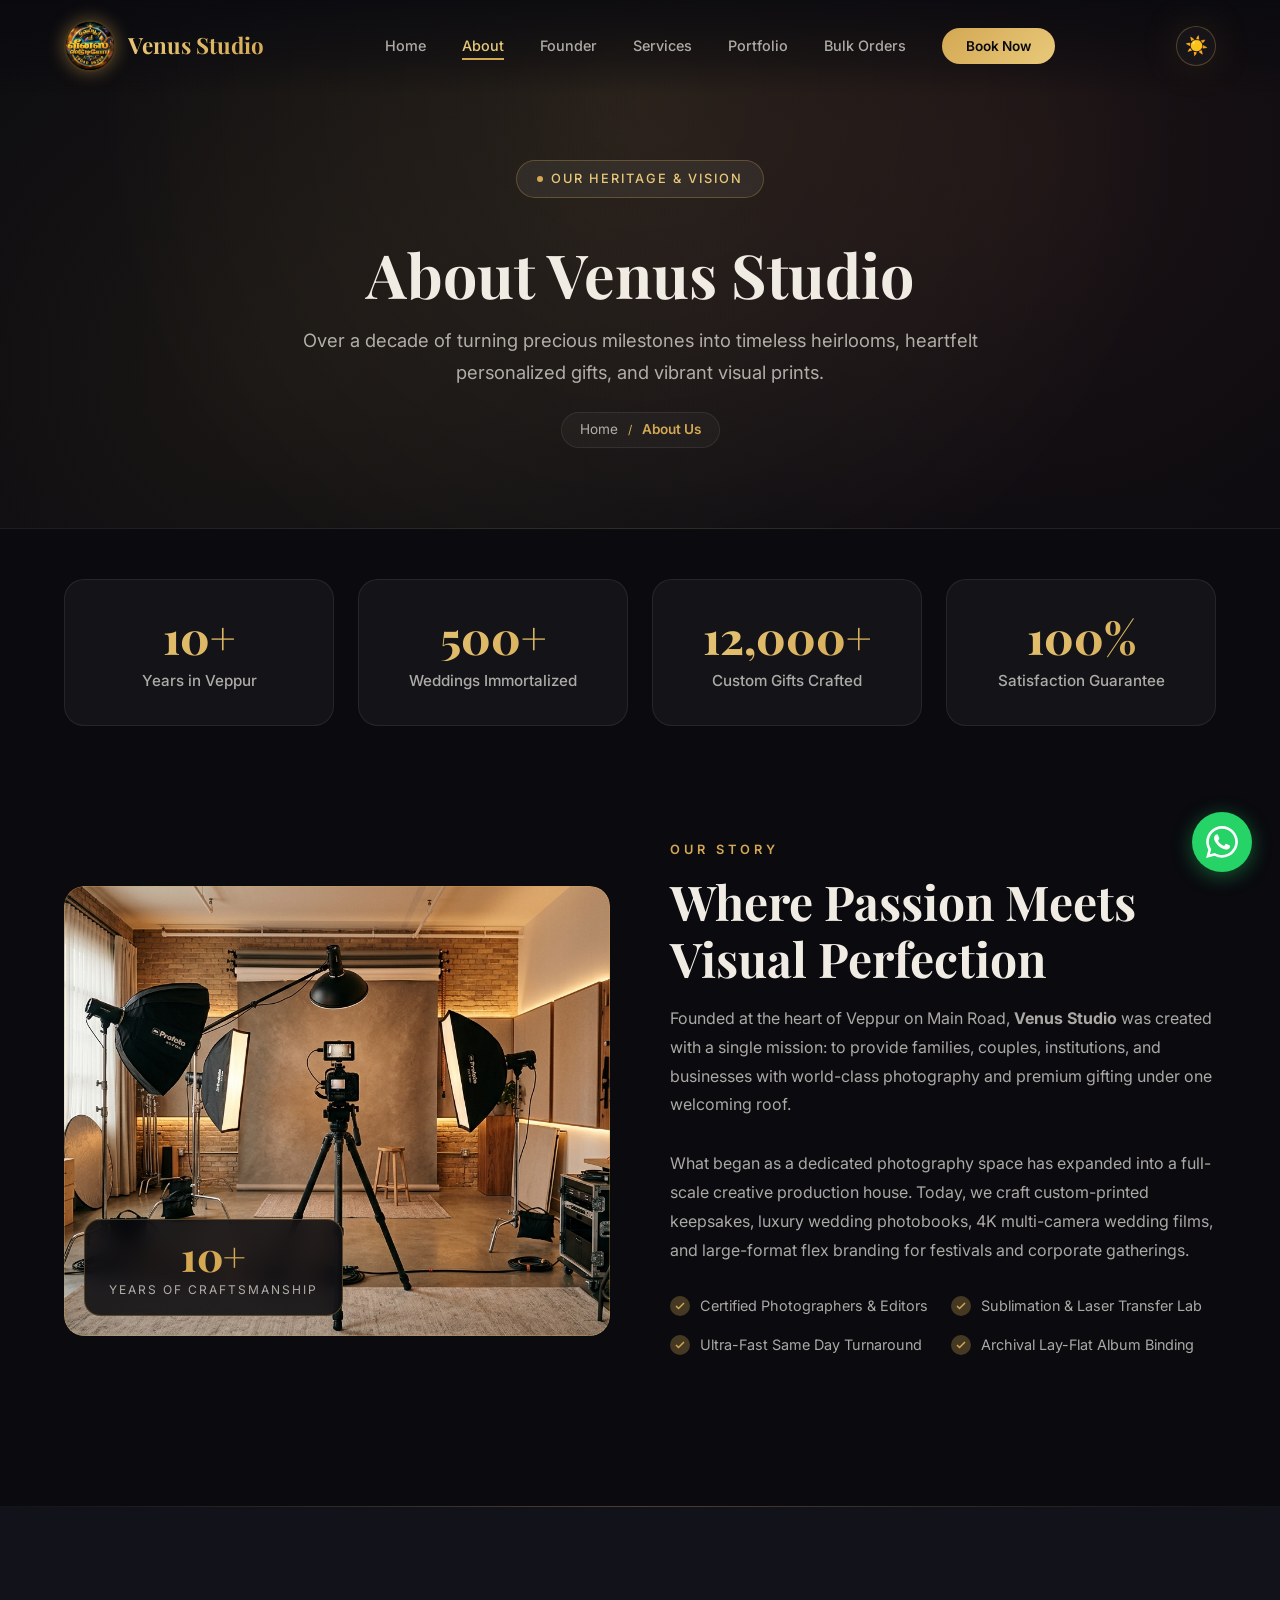
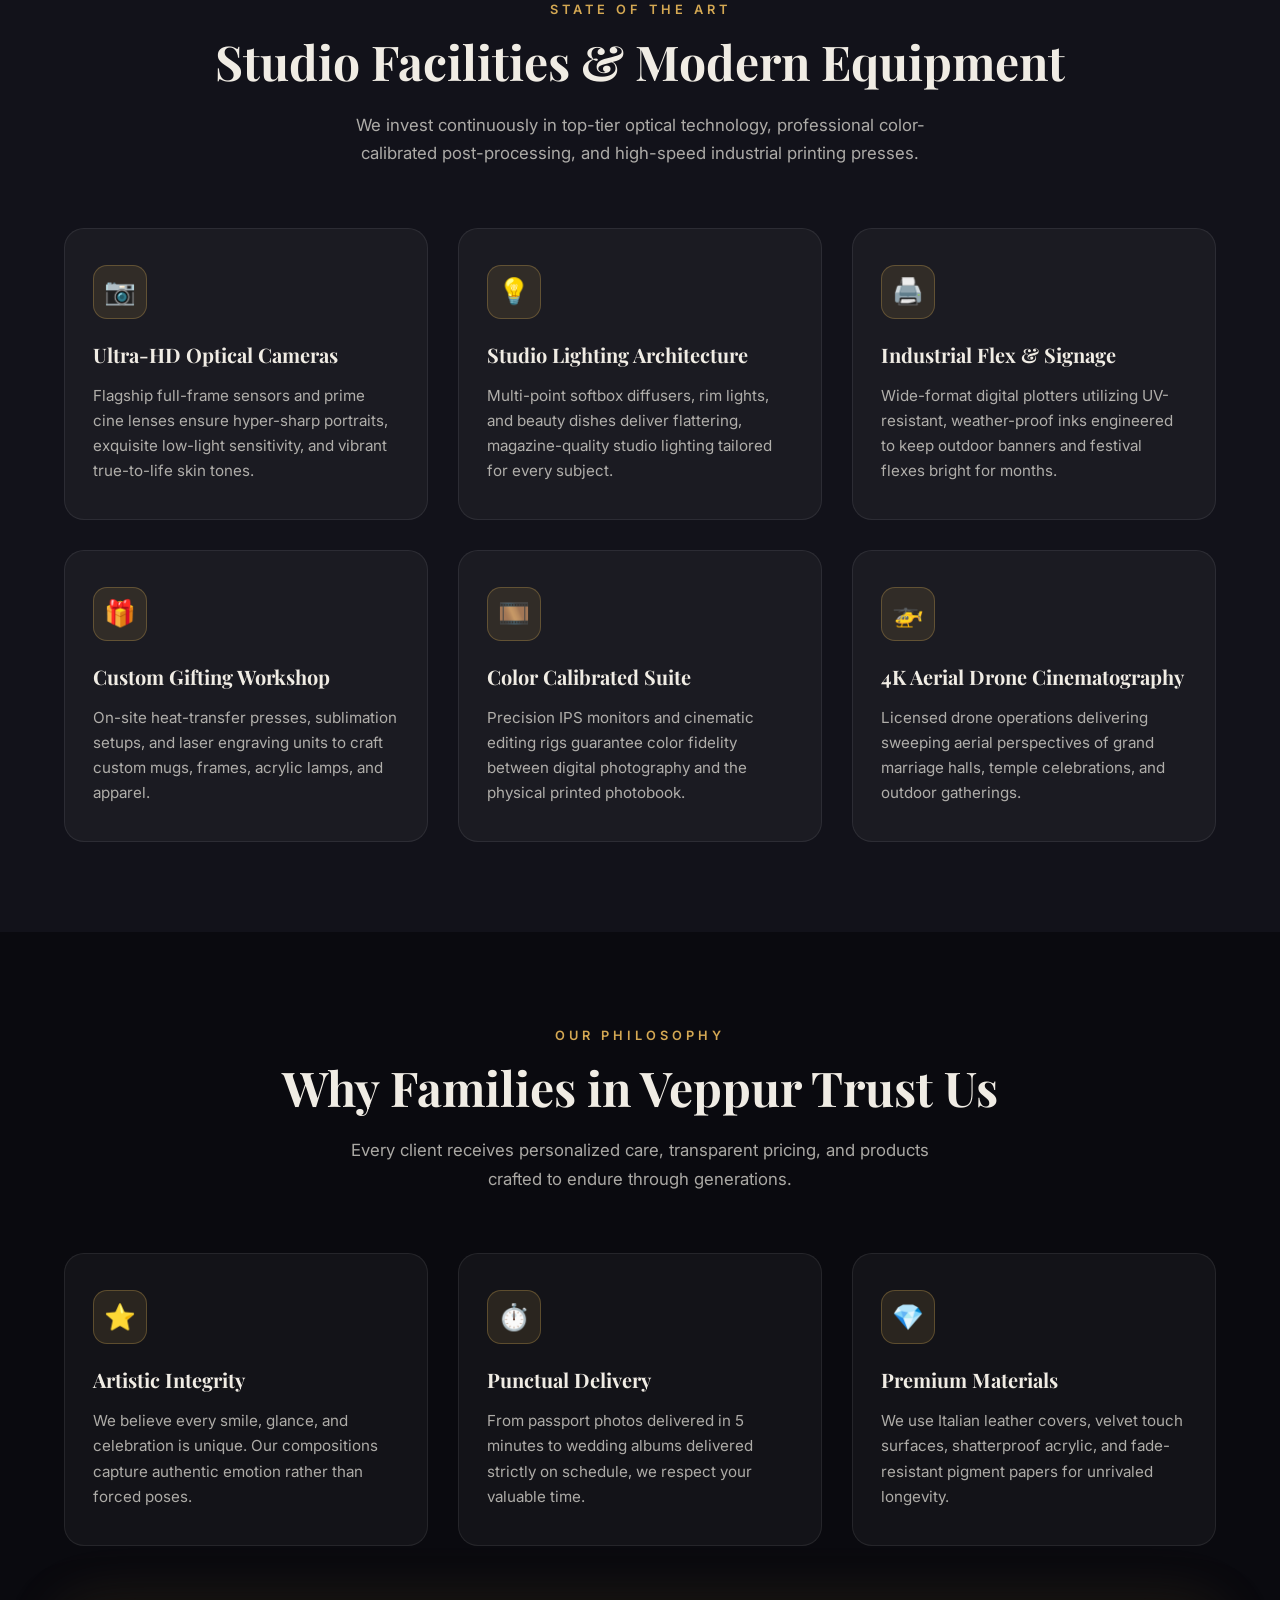
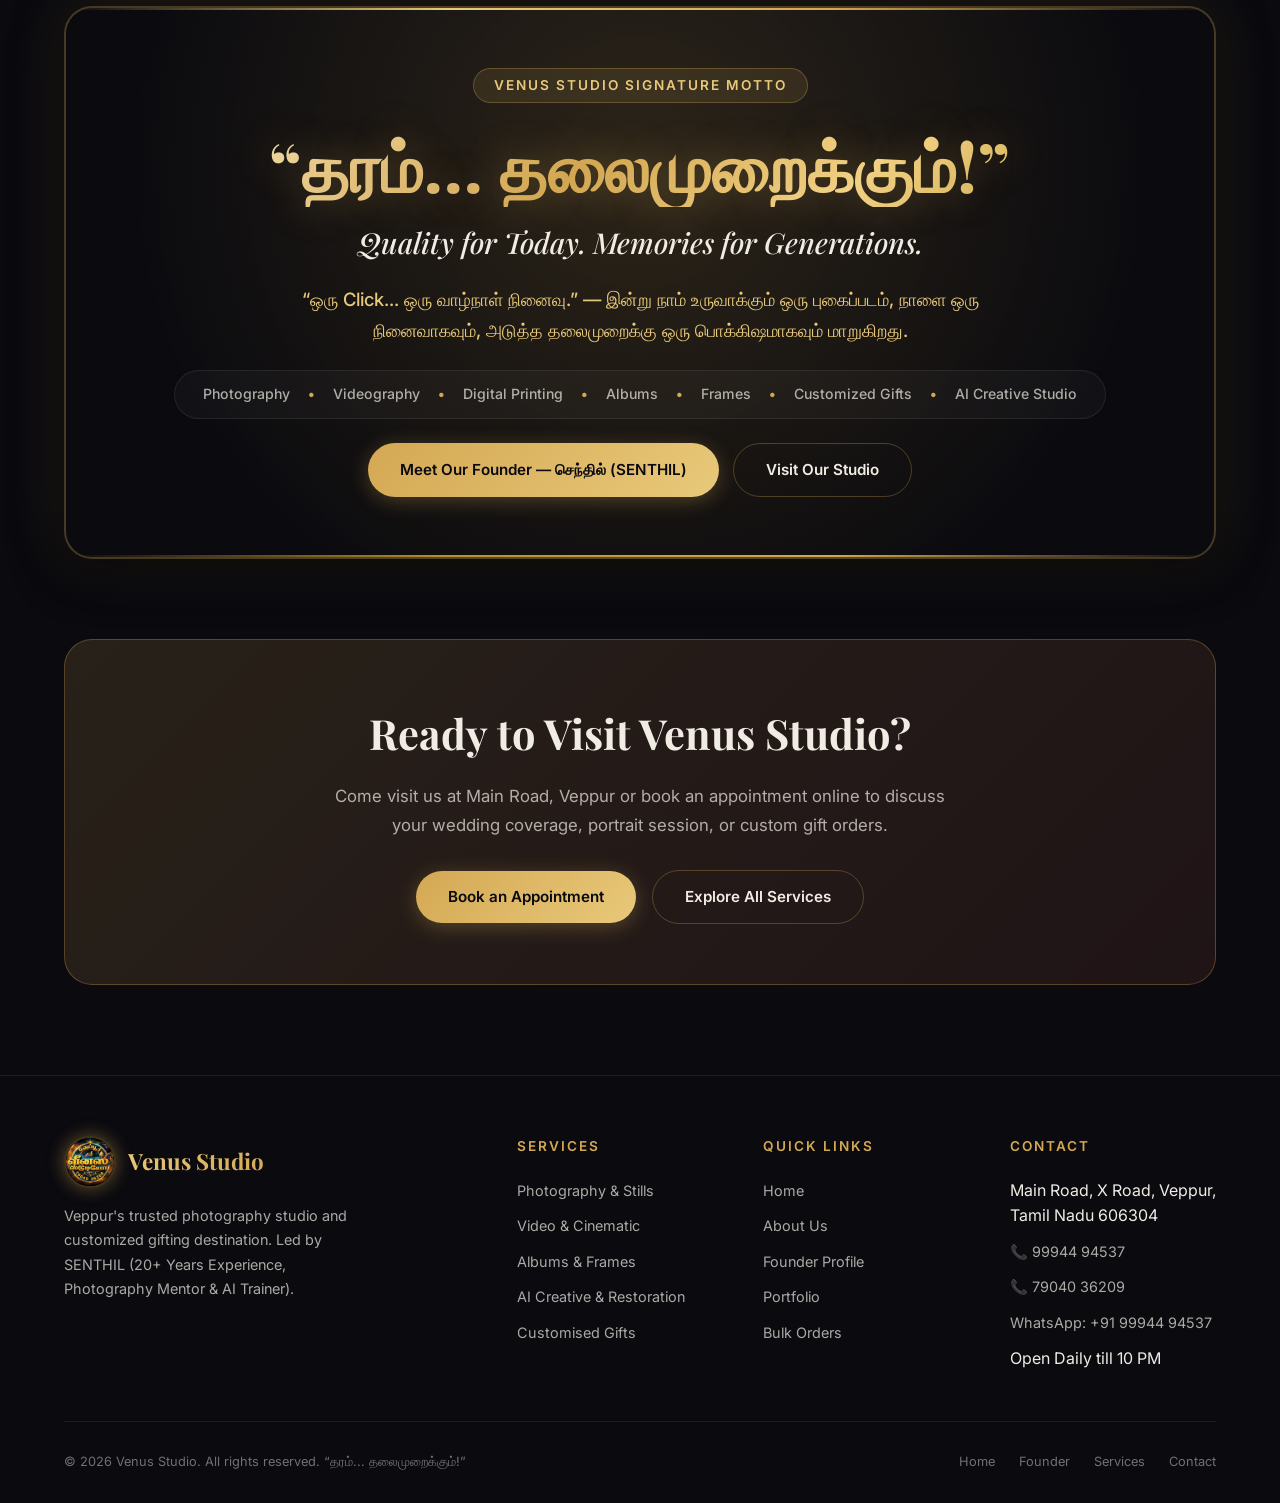
<file: about.html>
<!DOCTYPE html>
<html lang="en">
<head>
  <meta charset="UTF-8">
  <meta name="viewport" content="width=device-width, initial-scale=1.0">
  <title>About Us | Venus Studio & Gifts — Veppur</title>
  <meta name="description" content="Discover the story, creative vision, and studio facilities behind Venus Studio in Veppur. Serving over a decade of excellence in photography, cinematic video, and custom gifts.">
  <meta name="keywords" content="About Venus Studio, photography studio Veppur, photo studio equipment, customized gift makers, wedding photography team">

  <!-- Open Graph / Meta -->
  <meta property="og:title" content="About Us | Venus Studio & Gifts">
  <meta property="og:description" content="Veppur's trusted photography studio and customized gifting destination celebrating life's precious moments for over 10 years.">
  <meta property="og:type" content="website">
  <meta property="og:image" content="images/studio.jpg">

  <!-- Stylesheet & Favicon -->
  <link rel="stylesheet" href="styles.css">
  <link rel="icon" type="image/png" href="images/logo.png">
  <script>
    (function() {
      try {
        var theme = localStorage.getItem('venus_theme') || 'dark';
        document.documentElement.setAttribute('data-theme', theme);
      } catch (e) {}
    })();
  </script>
</head>
<body>

  <!-- Navigation Bar -->
  <header>
    <nav class="navbar" id="navbar">
      <div class="container">
        <a href="index.html" class="nav-logo" aria-label="Venus Studio Home">
          <img src="images/logo.png" alt="Venus Studio Logo" class="nav-logo-img">
          <span class="nav-logo-text">Venus Studio</span>
        </a>

        <ul class="nav-links" id="navLinks">
          <li><a href="index.html">Home</a></li>
          <li><a href="about.html" class="active">About</a></li>
          <li><a href="founder.html">Founder</a></li>
          <li><a href="services.html">Services</a></li>
          <li><a href="portfolio.html">Portfolio</a></li>
          <li><a href="bulk-orders.html">Bulk Orders</a></li>
          <li><a href="contact.html" class="nav-cta">Book Now</a></li>
        </ul>

        <div class="nav-actions">
          <button class="theme-toggle-btn" id="themeToggle" aria-label="Toggle Black/White Theme" title="Toggle Black/White Theme">
            <span class="theme-icon-light">☀️</span>
            <span class="theme-icon-dark">🌙</span>
          </button>

          <button class="hamburger" id="hamburger" aria-label="Toggle menu">
            <span></span>
            <span></span>
            <span></span>
          </button>
        </div>
      </div>
    </nav>
  </header>

  <main>
    <!-- Subpage Hero Banner -->
    <section class="page-hero">
      <div class="container">
        <div class="hero-badge">
          <span class="dot"></span>
          <span>Our Heritage & Vision</span>
        </div>
        <h1 class="page-hero-title">About Venus Studio</h1>
        <p class="page-hero-subtitle">
          Over a decade of turning precious milestones into timeless heirlooms, heartfelt personalized gifts, and vibrant visual prints.
        </p>
        <div class="breadcrumb">
          <a href="index.html">Home</a>
          <span class="breadcrumb-sep">/</span>
          <span class="breadcrumb-active">About Us</span>
        </div>
      </div>
    </section>

    <!-- Milestone Statistics -->
    <section class="container">
      <div class="stats-grid">
        <div class="stat-card reveal">
          <div class="stat-num">10+</div>
          <div class="stat-label">Years in Veppur</div>
        </div>
        <div class="stat-card reveal">
          <div class="stat-num">500+</div>
          <div class="stat-label">Weddings Immortalized</div>
        </div>
        <div class="stat-card reveal">
          <div class="stat-num">12,000+</div>
          <div class="stat-label">Custom Gifts Crafted</div>
        </div>
        <div class="stat-card reveal">
          <div class="stat-num">100%</div>
          <div class="stat-label">Satisfaction Guarantee</div>
        </div>
      </div>
    </section>

    <!-- In-Depth Story & Philosophy -->
    <section class="about" style="padding-top: 40px;">
      <div class="container">
        <div class="about-grid">
          <div class="about-image reveal-left">
            <img src="images/studio.jpg" alt="Venus Studio professional cameras and studio layout">
            <div class="about-experience">
              <div class="number">10+</div>
              <div class="label">Years of Craftsmanship</div>
            </div>
          </div>

          <div class="about-content reveal-right">
            <span class="section-label">Our Story</span>
            <h2 class="section-title">Where Passion Meets Visual Perfection</h2>
            <p class="about-text">
              Founded at the heart of Veppur on Main Road, <strong>Venus Studio</strong> was created with a single mission: to provide families, couples, institutions, and businesses with world-class photography and premium gifting under one welcoming roof.
            </p>
            <p class="about-text">
              What began as a dedicated photography space has expanded into a full-scale creative production house. Today, we craft custom-printed keepsakes, luxury wedding photobooks, 4K multi-camera wedding films, and large-format flex branding for festivals and corporate gatherings.
            </p>

            <div class="about-features">
              <div class="about-feature">
                <div class="check">
                  <svg viewBox="0 0 24 24" fill="none" stroke-width="3"><polyline points="20 6 9 17 4 12"></polyline></svg>
                </div>
                <span>Certified Photographers & Editors</span>
              </div>
              <div class="about-feature">
                <div class="check">
                  <svg viewBox="0 0 24 24" fill="none" stroke-width="3"><polyline points="20 6 9 17 4 12"></polyline></svg>
                </div>
                <span>Sublimation & Laser Transfer Lab</span>
              </div>
              <div class="about-feature">
                <div class="check">
                  <svg viewBox="0 0 24 24" fill="none" stroke-width="3"><polyline points="20 6 9 17 4 12"></polyline></svg>
                </div>
                <span>Ultra-Fast Same Day Turnaround</span>
              </div>
              <div class="about-feature">
                <div class="check">
                  <svg viewBox="0 0 24 24" fill="none" stroke-width="3"><polyline points="20 6 9 17 4 12"></polyline></svg>
                </div>
                <span>Archival Lay-Flat Album Binding</span>
              </div>
            </div>
          </div>
        </div>
      </div>
    </section>

    <!-- Studio Facilities & Technology -->
    <section class="services" style="background: var(--bg-secondary); padding: 90px 0;">
      <div class="container">
        <div class="section-header reveal">
          <span class="section-label">State of the Art</span>
          <h2 class="section-title">Studio Facilities & Modern Equipment</h2>
          <p class="section-subtitle">
            We invest continuously in top-tier optical technology, professional color-calibrated post-processing, and high-speed industrial printing presses.
          </p>
        </div>

        <div class="values-grid">
          <div class="value-card reveal">
            <div class="value-icon">📷</div>
            <h3>Ultra-HD Optical Cameras</h3>
            <p>Flagship full-frame sensors and prime cine lenses ensure hyper-sharp portraits, exquisite low-light sensitivity, and vibrant true-to-life skin tones.</p>
          </div>

          <div class="value-card reveal">
            <div class="value-icon">💡</div>
            <h3>Studio Lighting Architecture</h3>
            <p>Multi-point softbox diffusers, rim lights, and beauty dishes deliver flattering, magazine-quality studio lighting tailored for every subject.</p>
          </div>

          <div class="value-card reveal">
            <div class="value-icon">🖨️</div>
            <h3>Industrial Flex & Signage</h3>
            <p>Wide-format digital plotters utilizing UV-resistant, weather-proof inks engineered to keep outdoor banners and festival flexes bright for months.</p>
          </div>

          <div class="value-card reveal">
            <div class="value-icon">🎁</div>
            <h3>Custom Gifting Workshop</h3>
            <p>On-site heat-transfer presses, sublimation setups, and laser engraving units to craft custom mugs, frames, acrylic lamps, and apparel.</p>
          </div>

          <div class="value-card reveal">
            <div class="value-icon">🎞️</div>
            <h3>Color Calibrated Suite</h3>
            <p>Precision IPS monitors and cinematic editing rigs guarantee color fidelity between digital photography and the physical printed photobook.</p>
          </div>

          <div class="value-card reveal">
            <div class="value-icon">🚁</div>
            <h3>4K Aerial Drone Cinematography</h3>
            <p>Licensed drone operations delivering sweeping aerial perspectives of grand marriage halls, temple celebrations, and outdoor gatherings.</p>
          </div>
        </div>
      </div>
    </section>

    <!-- Our Values & Promises -->
    <section class="container" style="padding: 90px 24px;">
      <div class="section-header reveal">
        <span class="section-label">Our Philosophy</span>
        <h2 class="section-title">Why Families in Veppur Trust Us</h2>
        <p class="section-subtitle">
          Every client receives personalized care, transparent pricing, and products crafted to endure through generations.
        </p>
      </div>

      <div class="values-grid">
        <div class="value-card reveal">
          <div class="value-icon">⭐</div>
          <h3>Artistic Integrity</h3>
          <p>We believe every smile, glance, and celebration is unique. Our compositions capture authentic emotion rather than forced poses.</p>
        </div>

        <div class="value-card reveal">
          <div class="value-icon">⏱️</div>
          <h3>Punctual Delivery</h3>
          <p>From passport photos delivered in 5 minutes to wedding albums delivered strictly on schedule, we respect your valuable time.</p>
        </div>

        <div class="value-card reveal">
          <div class="value-icon">💎</div>
          <h3>Premium Materials</h3>
          <p>We use Italian leather covers, velvet touch surfaces, shatterproof acrylic, and fade-resistant pigment papers for unrivaled longevity.</p>
        </div>
      </div>

      <!-- THE BIG GOLD & BLACK LUXURY MOTTO BANNER -->
      <div class="motto-banner-premium reveal">
        <div class="motto-badge">
          <span>VENUS STUDIO SIGNATURE MOTTO</span>
        </div>

        <h2 class="motto-tamil">“தரம்... தலைமுறைக்கும்!”</h2>
        <div class="motto-english">Quality for Today. Memories for Generations.</div>

        <p class="motto-quote">
          “ஒரு Click... ஒரு வாழ்நாள் நினைவு.” — இன்று நாம் உருவாக்கும் ஒரு புகைப்படம், நாளை ஒரு நினைவாகவும், அடுத்த தலைமுறைக்கு ஒரு பொக்கிஷமாகவும் மாறுகிறது.
        </p>

        <div class="motto-services-bar">
          Photography <span>•</span> Videography <span>•</span> Digital Printing <span>•</span> Albums <span>•</span> Frames <span>•</span> Customized Gifts <span>•</span> AI Creative Studio
        </div>

        <div style="margin-top: 24px; display: flex; gap: 14px; justify-content: center; flex-wrap: wrap;">
          <a href="founder.html" class="btn btn-primary">Meet Our Founder — செந்தில் (SENTHIL)</a>
          <a href="contact.html" class="btn btn-secondary">Visit Our Studio</a>
        </div>
      </div>

      <!-- Call to Action Banner -->
      <div class="cta-banner reveal">
        <h2>Ready to Visit Venus Studio?</h2>
        <p>Come visit us at Main Road, Veppur or book an appointment online to discuss your wedding coverage, portrait session, or custom gift orders.</p>
        <div class="cta-banner-buttons">
          <a href="contact.html" class="btn btn-primary">Book an Appointment</a>
          <a href="services.html" class="btn btn-secondary">Explore All Services</a>
        </div>
      </div>
    </section>
  </main>

  <!-- Footer -->
  <footer class="footer">
    <div class="container">
      <div class="footer-grid">
        <div class="footer-brand">
          <div class="nav-logo">
            <img src="images/logo.png" alt="Venus Studio Logo" class="nav-logo-img">
            <span class="nav-logo-text">Venus Studio</span>
          </div>
          <p>Veppur's trusted photography studio and customized gifting destination. Led by SENTHIL (20+ Years Experience, Photography Mentor & AI Trainer).</p>
        </div>

        <div class="footer-col">
          <h4>Services</h4>
          <ul>
            <li><a href="services.html#photography">Photography & Stills</a></li>
            <li><a href="services.html#videography">Video & Cinematic</a></li>
            <li><a href="services.html#album">Albums & Frames</a></li>
            <li><a href="services.html#ai-creative">AI Creative & Restoration</a></li>
            <li><a href="services.html#gifts">Customised Gifts</a></li>
          </ul>
        </div>

        <div class="footer-col">
          <h4>Quick Links</h4>
          <ul>
            <li><a href="index.html">Home</a></li>
            <li><a href="about.html">About Us</a></li>
            <li><a href="founder.html">Founder Profile</a></li>
            <li><a href="portfolio.html">Portfolio</a></li>
            <li><a href="bulk-orders.html">Bulk Orders</a></li>
          </ul>
        </div>

        <div class="footer-col">
          <h4>Contact</h4>
          <ul>
            <li>Main Road, X Road, Veppur, Tamil Nadu 606304</li>
            <li><a href="tel:09994494537">📞 99944 94537</a></li>
            <li><a href="tel:07904036209">📞 79040 36209</a></li>
            <li><a href="https://wa.me/919994494537" target="_blank" rel="noopener">WhatsApp: +91 99944 94537</a></li>
            <li>Open Daily till 10 PM</li>
          </ul>
        </div>
      </div>

      <div class="footer-bottom">
        <p>&copy; 2026 Venus Studio. All rights reserved. “தரம்... தலைமுறைக்கும்!”</p>
        <div class="footer-bottom-links">
          <a href="index.html">Home</a>
          <a href="founder.html">Founder</a>
          <a href="services.html">Services</a>
          <a href="contact.html">Contact</a>
        </div>
      </div>
    </div>
  </footer>

  <!-- Floating WhatsApp Action Button -->
  <a href="https://wa.me/919994494537?text=Hi%20Venus%20Studio,%20I%20would%20like%20to%20know%20more%20about%20your%20services" target="_blank" rel="noopener" class="whatsapp-float" aria-label="Chat with Venus Studio on WhatsApp">
    <svg viewBox="0 0 24 24"><path d="M.057 24l1.687-6.163c-1.041-1.804-1.588-3.849-1.587-5.946.003-6.556 5.338-11.891 11.893-11.891 3.181.001 6.167 1.24 8.413 3.488 2.245 2.248 3.481 5.236 3.48 8.414-.003 6.557-5.338 11.892-11.893 11.892-1.99-.001-3.951-.5-5.688-1.448l-6.305 1.654zm6.597-3.807c1.676.995 3.276 1.591 5.392 1.592 5.448 0 9.886-4.434 9.889-9.885.002-5.462-4.415-9.89-9.881-9.892-5.452 0-9.887 4.434-9.889 9.884-.001 2.225.651 3.891 1.746 5.634l-.999 3.648 3.742-.981zm11.387-5.464c-.074-.124-.272-.198-.57-.347-.297-.149-1.758-.868-2.031-.967-.272-.099-.47-.149-.669.149-.198.297-.768.967-.941 1.165-.173.198-.347.223-.644.074-.297-.149-1.255-.462-2.39-1.475-.883-.788-1.48-1.761-1.653-2.059-.173-.297-.018-.458.13-.606.134-.133.297-.347.446-.521.151-.172.2-.296.3-.495.099-.198.05-.372-.025-.521-.075-.148-.669-1.611-.916-2.206-.242-.579-.487-.501-.669-.51-.173-.008-.371-.01-.57-.01-.198 0-.52.074-.792.372s-1.04 1.015-1.04 2.479 1.065 2.876 1.213 3.074c.149.198 2.095 3.2 5.076 4.487.709.306 1.263.489 1.694.626.712.226 1.36.194 1.872.118.571-.085 1.758-.719 2.006-1.413.248-.695.248-1.29.173-1.414z"/></svg>
    <span class="tooltip">Chat with Venus Studio</span>
  </a>

  <!-- JavaScript -->
  <script src="script.js"></script>
</body>
</html>
</file>
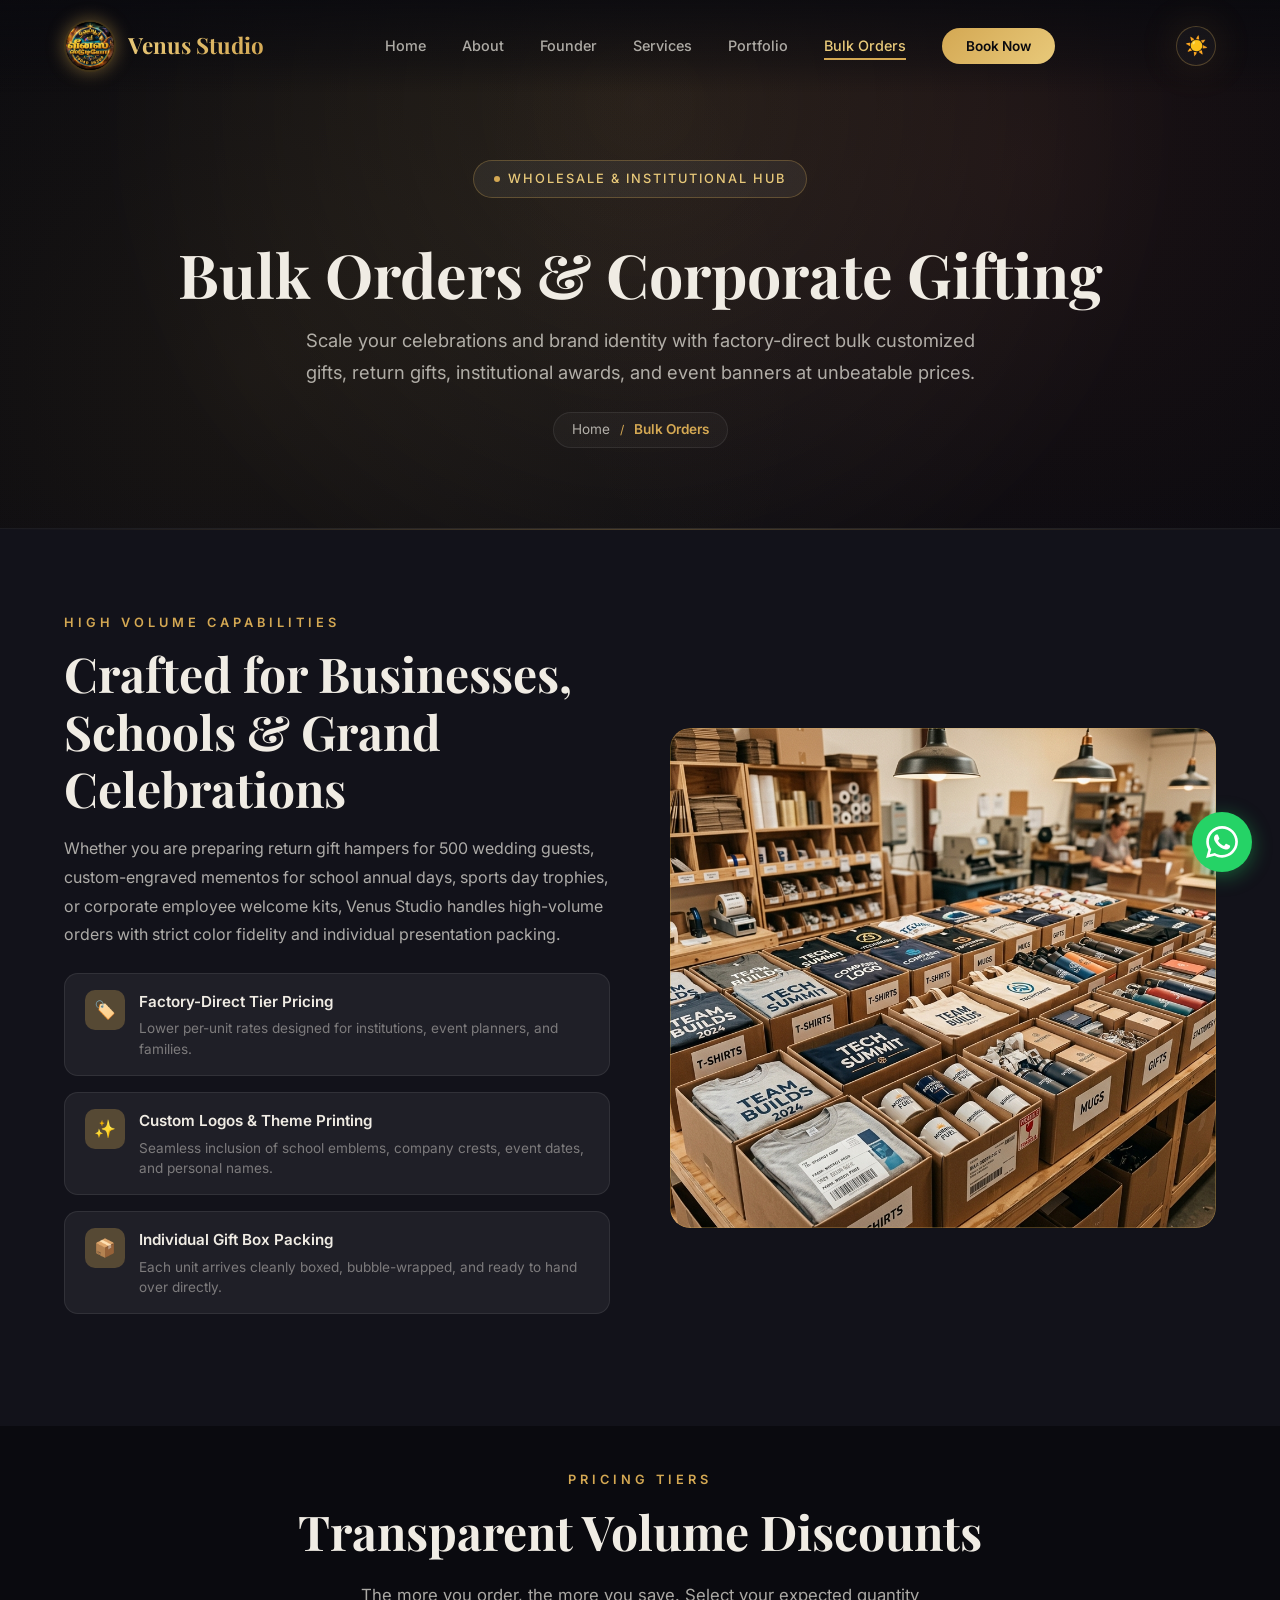
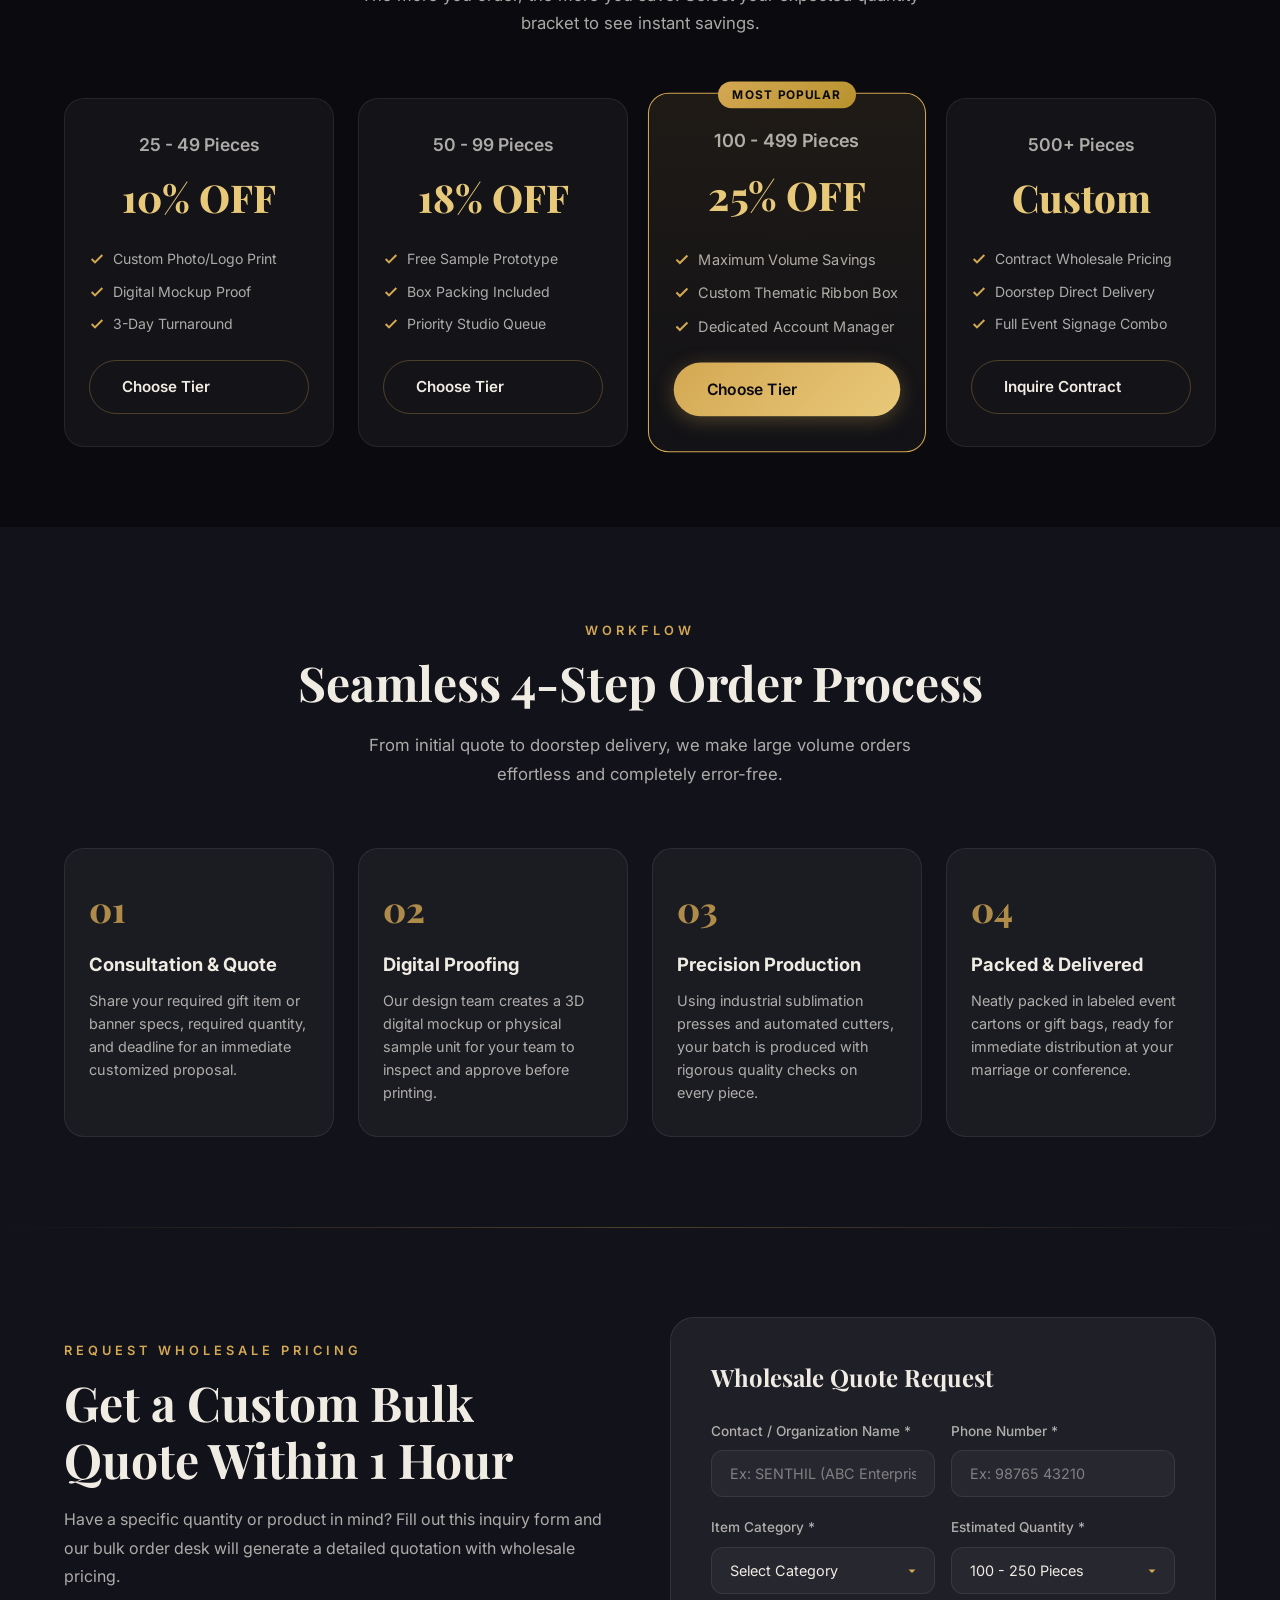
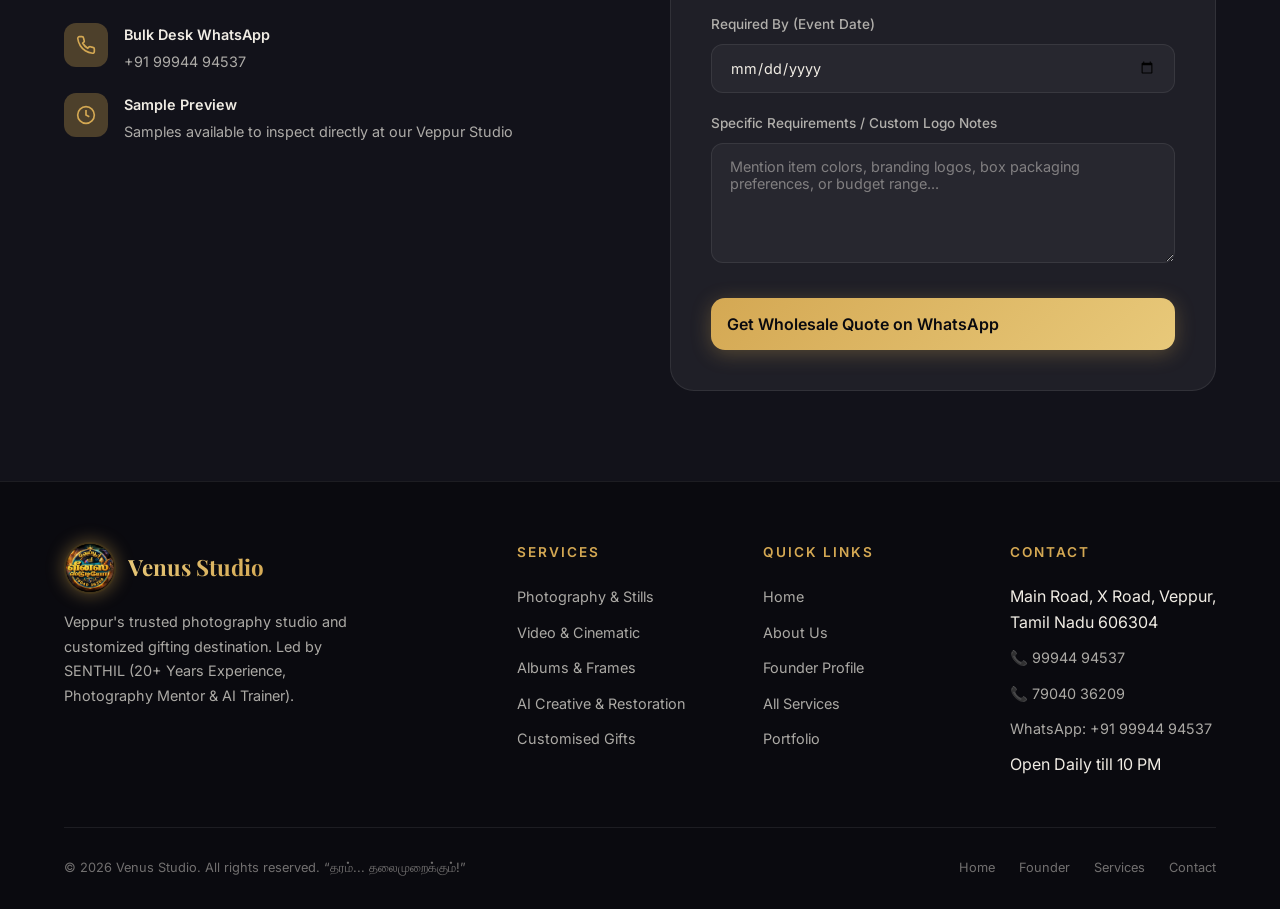
<file: bulk-orders.html>
<!DOCTYPE html>
<html lang="en">
<head>
  <meta charset="UTF-8">
  <meta name="viewport" content="width=device-width, initial-scale=1.0">
  <title>Bulk Orders & Corporate Gifting | Venus Studio — Veppur</title>
  <meta name="description" content="Wholesale custom gifts, corporate hampers, wedding return gifts, trophies, and bulk flex printing in Veppur. Volume discounts for 25 to 500+ pieces with fast delivery.">
  <meta name="keywords" content="bulk gifts Veppur, corporate gifting, wedding return gifts, custom mugs bulk order, wholesale trophies Veppur, Venus Studio bulk orders">

  <!-- Open Graph / Meta -->
  <meta property="og:title" content="Bulk Orders & Corporate Gifting | Venus Studio">
  <meta property="og:description" content="Wholesale rates, custom branding, and guaranteed fast delivery for corporate events, schools, and grand marriages.">
  <meta property="og:type" content="website">
  <meta property="og:image" content="images/bulk.jpg">

  <!-- Stylesheet & Favicon -->
  <link rel="stylesheet" href="styles.css">
  <link rel="icon" type="image/png" href="images/logo.png">
  <script>
    (function() {
      try {
        var theme = localStorage.getItem('venus_theme') || 'dark';
        document.documentElement.setAttribute('data-theme', theme);
      } catch (e) {}
    })();
  </script>
</head>
<body>

  <!-- Navigation Bar -->
  <header>
    <nav class="navbar" id="navbar">
      <div class="container">
        <a href="index.html" class="nav-logo" aria-label="Venus Studio Home">
          <img src="images/logo.png" alt="Venus Studio Logo" class="nav-logo-img">
          <span class="nav-logo-text">Venus Studio</span>
        </a>

        <ul class="nav-links" id="navLinks">
          <li><a href="index.html">Home</a></li>
          <li><a href="about.html">About</a></li>
          <li><a href="founder.html">Founder</a></li>
          <li><a href="services.html">Services</a></li>
          <li><a href="portfolio.html">Portfolio</a></li>
          <li><a href="bulk-orders.html" class="active">Bulk Orders</a></li>
          <li><a href="contact.html" class="nav-cta">Book Now</a></li>
        </ul>

        <div class="nav-actions">
          <button class="theme-toggle-btn" id="themeToggle" aria-label="Toggle Black/White Theme" title="Toggle Black/White Theme">
            <span class="theme-icon-light">☀️</span>
            <span class="theme-icon-dark">🌙</span>
          </button>

          <button class="hamburger" id="hamburger" aria-label="Toggle menu">
            <span></span>
            <span></span>
            <span></span>
          </button>
        </div>
      </div>
    </nav>
  </header>

  <main>
    <!-- Subpage Hero Banner -->
    <section class="page-hero">
      <div class="container">
        <div class="hero-badge">
          <span class="dot"></span>
          <span>Wholesale & Institutional Hub</span>
        </div>
        <h1 class="page-hero-title">Bulk Orders & Corporate Gifting</h1>
        <p class="page-hero-subtitle">
          Scale your celebrations and brand identity with factory-direct bulk customized gifts, return gifts, institutional awards, and event banners at unbeatable prices.
        </p>
        <div class="breadcrumb">
          <a href="index.html">Home</a>
          <span class="breadcrumb-sep">/</span>
          <span class="breadcrumb-active">Bulk Orders</span>
        </div>
      </div>
    </section>

    <!-- Bulk Capability Showcase -->
    <section class="bulk-orders" style="padding: 80px 0;">
      <div class="container">
        <div class="bulk-grid">
          <div class="bulk-content reveal-left">
            <span class="section-label">High Volume Capabilities</span>
            <h2 class="section-title">Crafted for Businesses, Schools & Grand Celebrations</h2>
            <p class="bulk-text">
              Whether you are preparing return gift hampers for 500 wedding guests, custom-engraved mementos for school annual days, sports day trophies, or corporate employee welcome kits, Venus Studio handles high-volume orders with strict color fidelity and individual presentation packing.
            </p>

            <div class="bulk-features">
              <div class="bulk-feature">
                <div class="bulk-feature-icon">🏷️</div>
                <div class="bulk-feature-text">
                  <h4>Factory-Direct Tier Pricing</h4>
                  <p>Lower per-unit rates designed for institutions, event planners, and families.</p>
                </div>
              </div>

              <div class="bulk-feature">
                <div class="bulk-feature-icon">✨</div>
                <div class="bulk-feature-text">
                  <h4>Custom Logos & Theme Printing</h4>
                  <p>Seamless inclusion of school emblems, company crests, event dates, and personal names.</p>
                </div>
              </div>

              <div class="bulk-feature">
                <div class="bulk-feature-icon">📦</div>
                <div class="bulk-feature-text">
                  <h4>Individual Gift Box Packing</h4>
                  <p>Each unit arrives cleanly boxed, bubble-wrapped, and ready to hand over directly.</p>
                </div>
              </div>
            </div>
          </div>

          <div class="bulk-image reveal-right">
            <img src="images/bulk.jpg" alt="Bulk packaging of corporate gift items" loading="lazy">
          </div>
        </div>
      </div>
    </section>

    <!-- Volume Discount Tiers -->
    <section class="container" style="padding: 40px 24px 80px;">
      <div class="section-header reveal">
        <span class="section-label">Pricing Tiers</span>
        <h2 class="section-title">Transparent Volume Discounts</h2>
        <p class="section-subtitle">
          The more you order, the more you save. Select your expected quantity bracket to see instant savings.
        </p>
      </div>

      <div class="tier-cards">
        <div class="tier-card reveal">
          <div class="tier-qty">25 - 49 Pieces</div>
          <div class="tier-discount">10% OFF</div>
          <ul>
            <li>
              <svg viewBox="0 0 24 24" fill="none" stroke-width="3"><polyline points="20 6 9 17 4 12"></polyline></svg>
              <span>Custom Photo/Logo Print</span>
            </li>
            <li>
              <svg viewBox="0 0 24 24" fill="none" stroke-width="3"><polyline points="20 6 9 17 4 12"></polyline></svg>
              <span>Digital Mockup Proof</span>
            </li>
            <li>
              <svg viewBox="0 0 24 24" fill="none" stroke-width="3"><polyline points="20 6 9 17 4 12"></polyline></svg>
              <span>3-Day Turnaround</span>
            </li>
          </ul>
          <a href="#bulkFormSection" class="btn btn-secondary" style="width: 100%; text-align: center;">Choose Tier</a>
        </div>

        <div class="tier-card reveal">
          <div class="tier-qty">50 - 99 Pieces</div>
          <div class="tier-discount">18% OFF</div>
          <ul>
            <li>
              <svg viewBox="0 0 24 24" fill="none" stroke-width="3"><polyline points="20 6 9 17 4 12"></polyline></svg>
              <span>Free Sample Prototype</span>
            </li>
            <li>
              <svg viewBox="0 0 24 24" fill="none" stroke-width="3"><polyline points="20 6 9 17 4 12"></polyline></svg>
              <span>Box Packing Included</span>
            </li>
            <li>
              <svg viewBox="0 0 24 24" fill="none" stroke-width="3"><polyline points="20 6 9 17 4 12"></polyline></svg>
              <span>Priority Studio Queue</span>
            </li>
          </ul>
          <a href="#bulkFormSection" class="btn btn-secondary" style="width: 100%; text-align: center;">Choose Tier</a>
        </div>

        <div class="tier-card featured reveal">
          <span class="tier-badge">Most Popular</span>
          <div class="tier-qty">100 - 499 Pieces</div>
          <div class="tier-discount">25% OFF</div>
          <ul>
            <li>
              <svg viewBox="0 0 24 24" fill="none" stroke-width="3"><polyline points="20 6 9 17 4 12"></polyline></svg>
              <span>Maximum Volume Savings</span>
            </li>
            <li>
              <svg viewBox="0 0 24 24" fill="none" stroke-width="3"><polyline points="20 6 9 17 4 12"></polyline></svg>
              <span>Custom Thematic Ribbon Box</span>
            </li>
            <li>
              <svg viewBox="0 0 24 24" fill="none" stroke-width="3"><polyline points="20 6 9 17 4 12"></polyline></svg>
              <span>Dedicated Account Manager</span>
            </li>
          </ul>
          <a href="#bulkFormSection" class="btn btn-primary" style="width: 100%; text-align: center;">Choose Tier</a>
        </div>

        <div class="tier-card reveal">
          <div class="tier-qty">500+ Pieces</div>
          <div class="tier-discount">Custom</div>
          <ul>
            <li>
              <svg viewBox="0 0 24 24" fill="none" stroke-width="3"><polyline points="20 6 9 17 4 12"></polyline></svg>
              <span>Contract Wholesale Pricing</span>
            </li>
            <li>
              <svg viewBox="0 0 24 24" fill="none" stroke-width="3"><polyline points="20 6 9 17 4 12"></polyline></svg>
              <span>Doorstep Direct Delivery</span>
            </li>
            <li>
              <svg viewBox="0 0 24 24" fill="none" stroke-width="3"><polyline points="20 6 9 17 4 12"></polyline></svg>
              <span>Full Event Signage Combo</span>
            </li>
          </ul>
          <a href="#bulkFormSection" class="btn btn-secondary" style="width: 100%; text-align: center;">Inquire Contract</a>
        </div>
      </div>
    </section>

    <!-- 4-Step Bulk Ordering Process -->
    <section style="background: var(--bg-secondary); padding: 90px 0;">
      <div class="container">
        <div class="section-header reveal">
          <span class="section-label">Workflow</span>
          <h2 class="section-title">Seamless 4-Step Order Process</h2>
          <p class="section-subtitle">
            From initial quote to doorstep delivery, we make large volume orders effortless and completely error-free.
          </p>
        </div>

        <div class="process-grid">
          <div class="process-step reveal">
            <div class="step-num">01</div>
            <h4>Consultation & Quote</h4>
            <p>Share your required gift item or banner specs, required quantity, and deadline for an immediate customized proposal.</p>
          </div>

          <div class="process-step reveal">
            <div class="step-num">02</div>
            <h4>Digital Proofing</h4>
            <p>Our design team creates a 3D digital mockup or physical sample unit for your team to inspect and approve before printing.</p>
          </div>

          <div class="process-step reveal">
            <div class="step-num">03</div>
            <h4>Precision Production</h4>
            <p>Using industrial sublimation presses and automated cutters, your batch is produced with rigorous quality checks on every piece.</p>
          </div>

          <div class="process-step reveal">
            <div class="step-num">04</div>
            <h4>Packed & Delivered</h4>
            <p>Neatly packed in labeled event cartons or gift bags, ready for immediate distribution at your marriage or conference.</p>
          </div>
        </div>
      </div>
    </section>

    <!-- Bulk Quotation Request Form -->
    <section class="contact" id="bulkFormSection" style="padding: 90px 0;">
      <div class="container">
        <div class="contact-grid">
          <div class="contact-info reveal-left">
            <span class="section-label">Request Wholesale Pricing</span>
            <h2 class="section-title">Get a Custom Bulk Quote Within 1 Hour</h2>
            <p class="contact-text">
              Have a specific quantity or product in mind? Fill out this inquiry form and our bulk order desk will generate a detailed quotation with wholesale pricing.
            </p>

            <div class="contact-details">
              <div class="contact-detail">
                <div class="contact-detail-icon">
                  <svg viewBox="0 0 24 24" fill="none" stroke-width="2"><path d="M22 16.92v3a2 2 0 0 1-2.18 2 19.79 19.79 0 0 1-8.63-3.07 19.5 19.5 0 0 1-6-6 19.79 19.79 0 0 1-3.07-8.67A2 2 0 0 1 4.11 2h3a2 2 0 0 1 2 1.72 12.84 12.84 0 0 0 .7 2.81 2 2 0 0 1-.45 2.11L8.09 9.91a16 16 0 0 0 6 6l1.27-1.27a2 2 0 0 1 2.11-.45 12.84 12.84 0 0 0 2.81.7A2 2 0 0 1 22 16.92z"></path></svg>
                </div>
                <div class="contact-detail-text">
                  <h4>Bulk Desk WhatsApp</h4>
                  <p><a href="https://wa.me/919994494537" target="_blank" rel="noopener">+91 99944 94537</a></p>
                </div>
              </div>

              <div class="contact-detail">
                <div class="contact-detail-icon">
                  <svg viewBox="0 0 24 24" fill="none" stroke-width="2"><circle cx="12" cy="12" r="10"></circle><polyline points="12 6 12 12 16 14"></polyline></svg>
                </div>
                <div class="contact-detail-text">
                  <h4>Sample Preview</h4>
                  <p>Samples available to inspect directly at our Veppur Studio</p>
                </div>
              </div>
            </div>
          </div>

          <div class="contact-form-wrapper reveal-right">
            <h3>Wholesale Quote Request</h3>
            <form id="bulkQuoteForm">
              <div class="form-row">
                <div class="form-group">
                  <label for="bulkName">Contact / Organization Name *</label>
                  <input type="text" id="bulkName" name="name" placeholder="Ex: SENTHIL (ABC Enterprises)" required>
                </div>
                <div class="form-group">
                  <label for="bulkPhone">Phone Number *</label>
                  <input type="tel" id="bulkPhone" name="phone" placeholder="Ex: 98765 43210" required>
                </div>
              </div>

              <div class="form-row">
                <div class="form-group">
                  <label for="bulkService">Item Category *</label>
                  <select id="bulkService" name="service" required>
                    <option value="" disabled selected>Select Category</option>
                    <option value="Custom Ceramic Mugs (Bulk)">Custom Ceramic Mugs (Bulk)</option>
                    <option value="Wedding Return Gifts">Wedding Return Gifts & Hampers</option>
                    <option value="Photo Frames & Crystals">Personalized Photo Frames & Crystals</option>
                    <option value="Trophies, Medals & Shields">Trophies, Medals & Shields</option>
                    <option value="ID Cards & Lanyards">Institutional ID Cards & Lanyards</option>
                    <option value="Event Flex & Stage Banners">Event Flex & Stage Banners</option>
                  </select>
                </div>
                <div class="form-group">
                  <label for="bulkQuantity">Estimated Quantity *</label>
                  <select id="bulkQuantity" name="quantity" required>
                    <option value="25 - 50 Pieces">25 - 50 Pieces</option>
                    <option value="50 - 100 Pieces">50 - 100 Pieces</option>
                    <option value="100 - 250 Pieces" selected>100 - 250 Pieces</option>
                    <option value="250 - 500 Pieces">250 - 500 Pieces</option>
                    <option value="500+ Pieces">500+ Pieces (Large Enterprise)</option>
                  </select>
                </div>
              </div>

              <div class="form-group">
                <label for="bulkDate">Required By (Event Date)</label>
                <input type="date" id="bulkDate" name="date">
              </div>

              <div class="form-group">
                <label for="bulkMessage">Specific Requirements / Custom Logo Notes</label>
                <textarea id="bulkMessage" name="message" placeholder="Mention item colors, branding logos, box packaging preferences, or budget range..."></textarea>
              </div>

              <button type="submit" class="btn btn-primary form-submit">
                Get Wholesale Quote on WhatsApp
              </button>
            </form>

            <div class="form-success" id="bulkSuccess">
              <svg viewBox="0 0 24 24" fill="none" stroke-width="2"><path d="M22 11.08V12a10 10 0 1 1-5.93-9.14"></path><polyline points="22 4 12 14.01 9 11.01"></polyline></svg>
              <h4>Thank you!</h4>
              <p>Your wholesale inquiry has been compiled. Redirecting to WhatsApp to finalize your quotation.</p>
            </div>
          </div>
        </div>
      </div>
    </section>
  </main>

  <!-- Footer -->
  <footer class="footer">
    <div class="container">
      <div class="footer-grid">
        <div class="footer-brand">
          <div class="nav-logo">
            <img src="images/logo.png" alt="Venus Studio Logo" class="nav-logo-img">
            <span class="nav-logo-text">Venus Studio</span>
          </div>
          <p>Veppur's trusted photography studio and customized gifting destination. Led by SENTHIL (20+ Years Experience, Photography Mentor & AI Trainer).</p>
        </div>

        <div class="footer-col">
          <h4>Services</h4>
          <ul>
            <li><a href="services.html#photography">Photography & Stills</a></li>
            <li><a href="services.html#videography">Video & Cinematic</a></li>
            <li><a href="services.html#album">Albums & Frames</a></li>
            <li><a href="services.html#ai-creative">AI Creative & Restoration</a></li>
            <li><a href="services.html#gifts">Customised Gifts</a></li>
          </ul>
        </div>

        <div class="footer-col">
          <h4>Quick Links</h4>
          <ul>
            <li><a href="index.html">Home</a></li>
            <li><a href="about.html">About Us</a></li>
            <li><a href="founder.html">Founder Profile</a></li>
            <li><a href="services.html">All Services</a></li>
            <li><a href="portfolio.html">Portfolio</a></li>
          </ul>
        </div>

        <div class="footer-col">
          <h4>Contact</h4>
          <ul>
            <li>Main Road, X Road, Veppur, Tamil Nadu 606304</li>
            <li><a href="tel:09994494537">📞 99944 94537</a></li>
            <li><a href="tel:07904036209">📞 79040 36209</a></li>
            <li><a href="https://wa.me/919994494537" target="_blank" rel="noopener">WhatsApp: +91 99944 94537</a></li>
            <li>Open Daily till 10 PM</li>
          </ul>
        </div>
      </div>

      <div class="footer-bottom">
        <p>&copy; 2026 Venus Studio. All rights reserved. “தரம்... தலைமுறைக்கும்!”</p>
        <div class="footer-bottom-links">
          <a href="index.html">Home</a>
          <a href="founder.html">Founder</a>
          <a href="services.html">Services</a>
          <a href="contact.html">Contact</a>
        </div>
      </div>
    </div>
  </footer>

  <!-- Floating WhatsApp Action Button -->
  <a href="https://wa.me/919994494537?text=Hi%20Venus%20Studio,%20I%20would%20like%20to%20know%20more%20about%20your%20services" target="_blank" rel="noopener" class="whatsapp-float" aria-label="Chat with Venus Studio on WhatsApp">
    <svg viewBox="0 0 24 24"><path d="M.057 24l1.687-6.163c-1.041-1.804-1.588-3.849-1.587-5.946.003-6.556 5.338-11.891 11.893-11.891 3.181.001 6.167 1.24 8.413 3.488 2.245 2.248 3.481 5.236 3.48 8.414-.003 6.557-5.338 11.892-11.893 11.892-1.99-.001-3.951-.5-5.688-1.448l-6.305 1.654zm6.597-3.807c1.676.995 3.276 1.591 5.392 1.592 5.448 0 9.886-4.434 9.889-9.885.002-5.462-4.415-9.89-9.881-9.892-5.452 0-9.887 4.434-9.889 9.884-.001 2.225.651 3.891 1.746 5.634l-.999 3.648 3.742-.981zm11.387-5.464c-.074-.124-.272-.198-.57-.347-.297-.149-1.758-.868-2.031-.967-.272-.099-.47-.149-.669.149-.198.297-.768.967-.941 1.165-.173.198-.347.223-.644.074-.297-.149-1.255-.462-2.39-1.475-.883-.788-1.48-1.761-1.653-2.059-.173-.297-.018-.458.13-.606.134-.133.297-.347.446-.521.151-.172.2-.296.3-.495.099-.198.05-.372-.025-.521-.075-.148-.669-1.611-.916-2.206-.242-.579-.487-.501-.669-.51-.173-.008-.371-.01-.57-.01-.198 0-.52.074-.792.372s-1.04 1.015-1.04 2.479 1.065 2.876 1.213 3.074c.149.198 2.095 3.2 5.076 4.487.709.306 1.263.489 1.694.626.712.226 1.36.194 1.872.118.571-.085 1.758-.719 2.006-1.413.248-.695.248-1.29.173-1.414z"/></svg>
    <span class="tooltip">Chat with Venus Studio</span>
  </a>

  <!-- JavaScript -->
  <script src="script.js"></script>
</body>
</html>
</file>
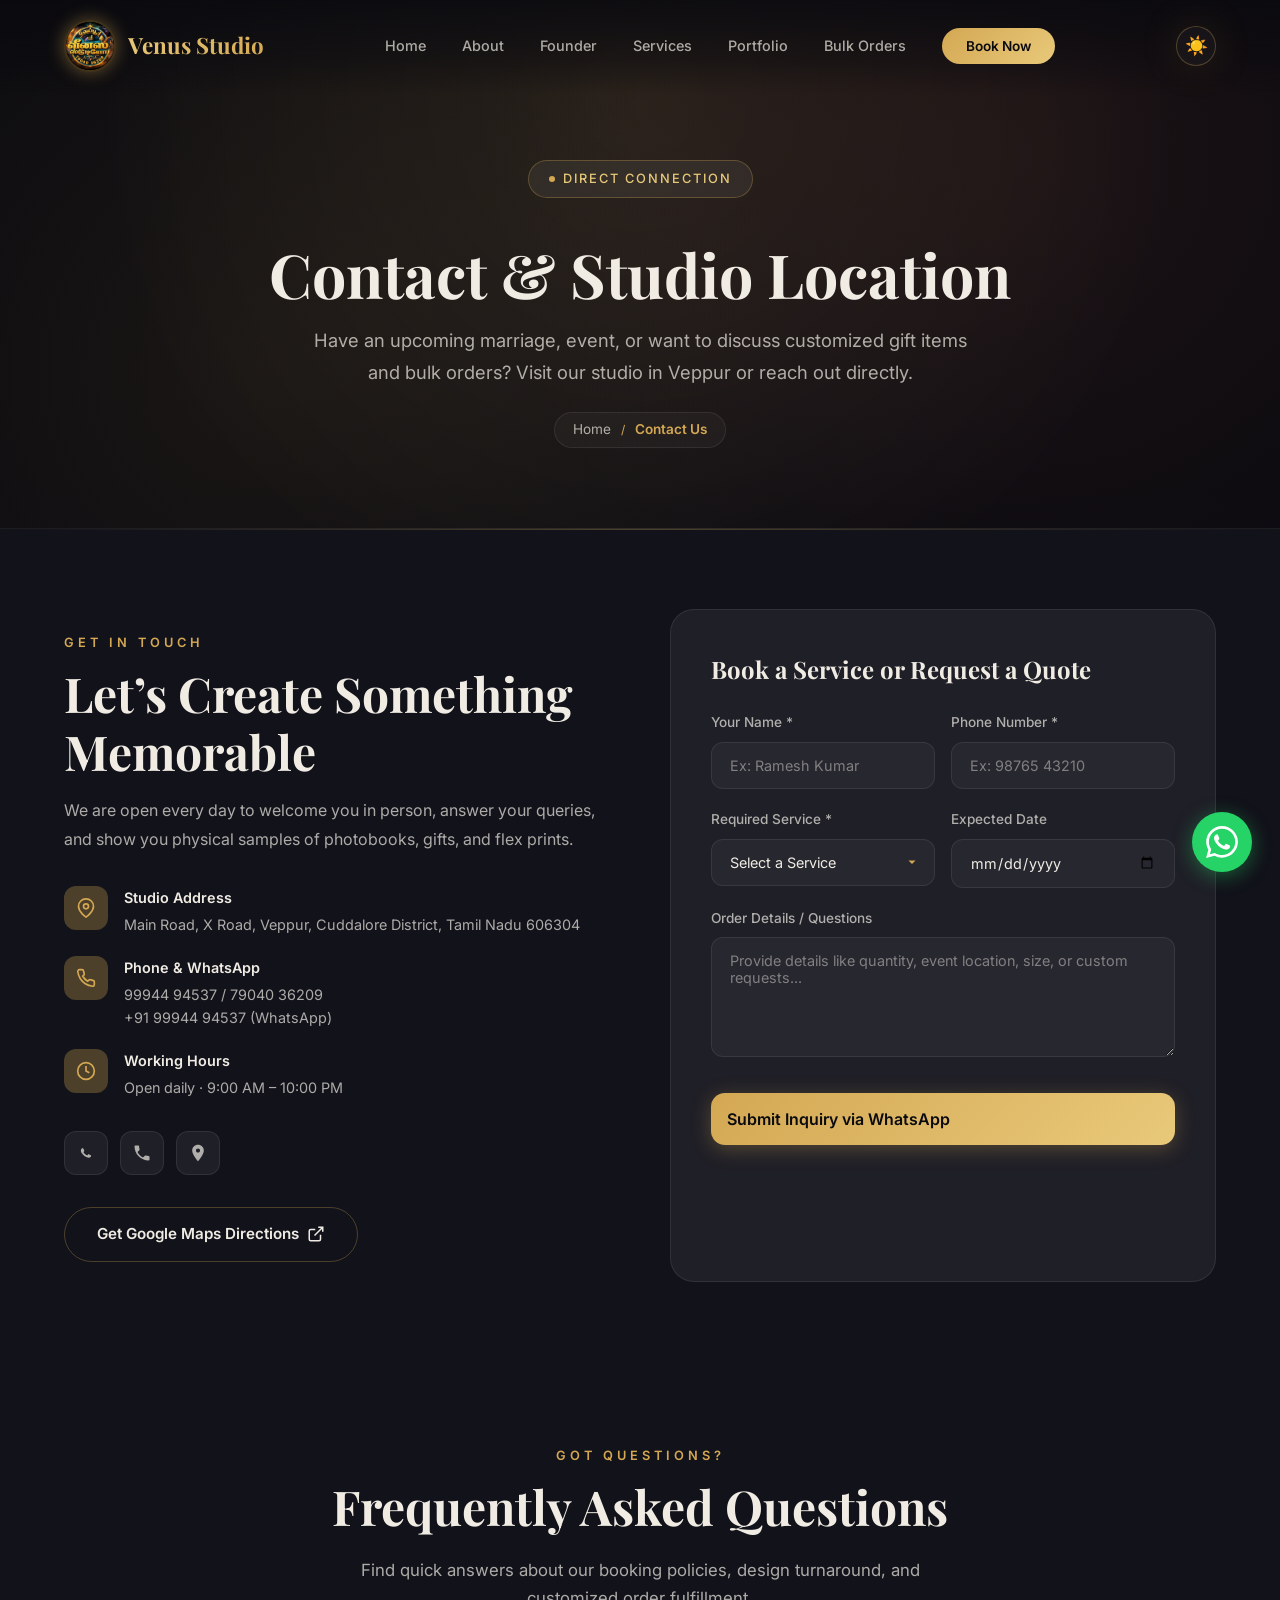
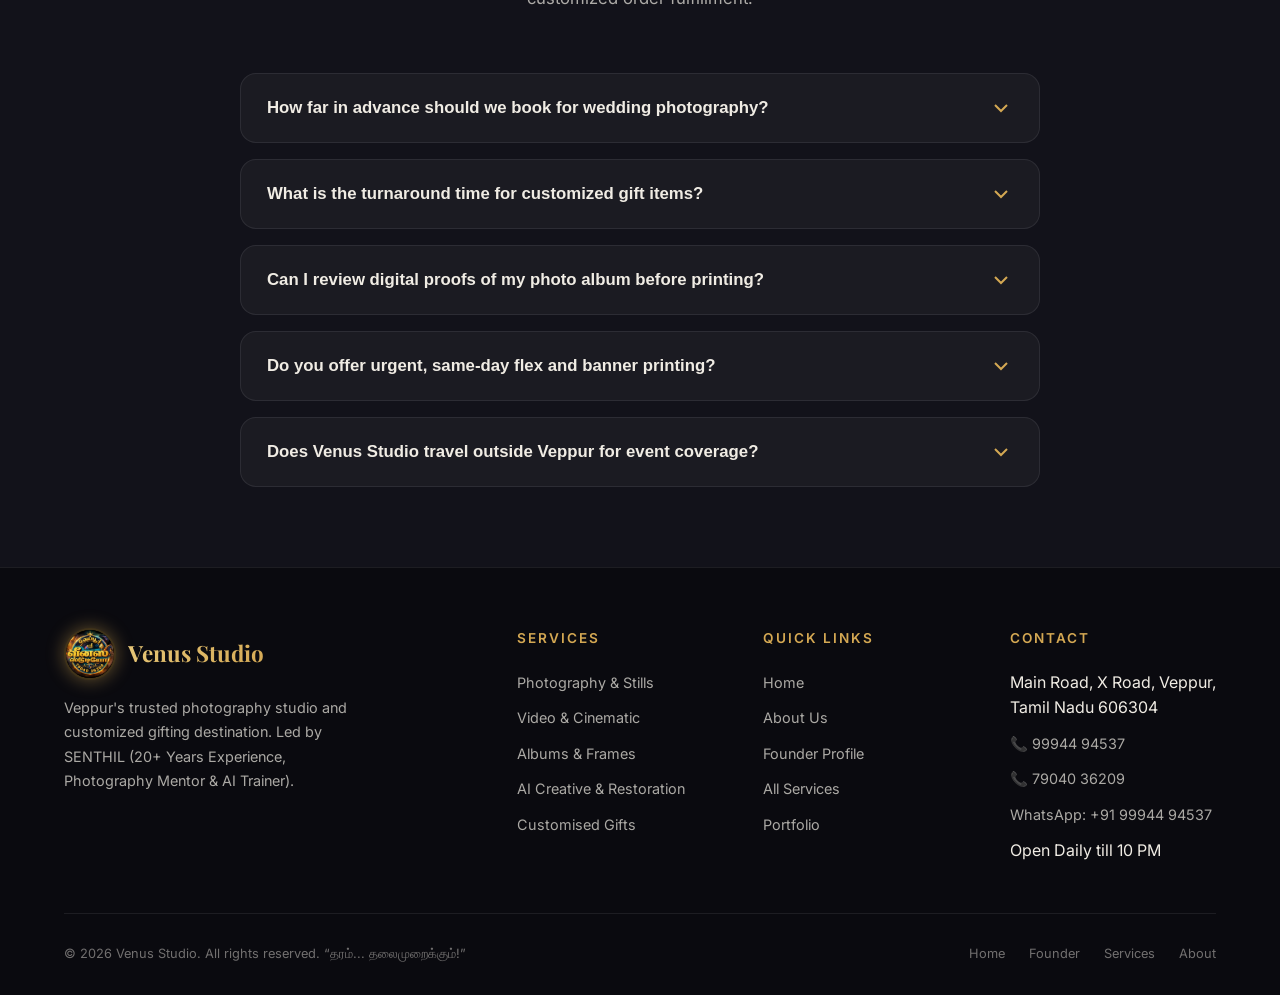
<file: contact.html>
<!DOCTYPE html>
<html lang="en">
<head>
  <meta charset="UTF-8">
  <meta name="viewport" content="width=device-width, initial-scale=1.0">
  <title>Contact Us & Studio Location | Venus Studio & Gifts — Veppur</title>
  <meta name="description" content="Get in touch with Venus Studio in Veppur. Book photography sessions, inquire customized gifts, check prices, or visit our studio on Main Road, Veppur.">
  <meta name="keywords" content="Venus Studio contact, photography studio Veppur phone number, studio location Veppur, book wedding photography Veppur">

  <!-- Open Graph / Meta -->
  <meta property="og:title" content="Contact Us & Studio Location | Venus Studio & Gifts">
  <meta property="og:description" content="Reach out to Venus Studio in Veppur for bookings, customized gifts, bulk orders, and event coverage.">
  <meta property="og:type" content="website">
  <meta property="og:image" content="images/studio.jpg">

  <!-- Stylesheet & Favicon -->
  <link rel="stylesheet" href="styles.css">
  <link rel="icon" type="image/png" href="images/logo.png">
  <script>
    (function() {
      try {
        var theme = localStorage.getItem('venus_theme') || 'dark';
        document.documentElement.setAttribute('data-theme', theme);
      } catch (e) {}
    })();
  </script>
</head>
<body>

  <!-- Navigation Bar -->
  <header>
    <nav class="navbar" id="navbar">
      <div class="container">
        <a href="index.html" class="nav-logo" aria-label="Venus Studio Home">
          <img src="images/logo.png" alt="Venus Studio Logo" class="nav-logo-img">
          <span class="nav-logo-text">Venus Studio</span>
        </a>

        <ul class="nav-links" id="navLinks">
          <li><a href="index.html">Home</a></li>
          <li><a href="about.html">About</a></li>
          <li><a href="founder.html">Founder</a></li>
          <li><a href="services.html">Services</a></li>
          <li><a href="portfolio.html">Portfolio</a></li>
          <li><a href="bulk-orders.html">Bulk Orders</a></li>
          <li><a href="contact.html" class="nav-cta active">Book Now</a></li>
        </ul>

        <div class="nav-actions">
          <button class="theme-toggle-btn" id="themeToggle" aria-label="Toggle Black/White Theme" title="Toggle Black/White Theme">
            <span class="theme-icon-light">☀️</span>
            <span class="theme-icon-dark">🌙</span>
          </button>

          <button class="hamburger" id="hamburger" aria-label="Toggle menu">
            <span></span>
            <span></span>
            <span></span>
          </button>
        </div>
      </div>
    </nav>
  </header>

  <main>
    <!-- Subpage Hero Banner -->
    <section class="page-hero">
      <div class="container">
        <div class="hero-badge">
          <span class="dot"></span>
          <span>Direct Connection</span>
        </div>
        <h1 class="page-hero-title">Contact & Studio Location</h1>
        <p class="page-hero-subtitle">
          Have an upcoming marriage, event, or want to discuss customized gift items and bulk orders? Visit our studio in Veppur or reach out directly.
        </p>
        <div class="breadcrumb">
          <a href="index.html">Home</a>
          <span class="breadcrumb-sep">/</span>
          <span class="breadcrumb-active">Contact Us</span>
        </div>
      </div>
    </section>

    <!-- Contact & Booking Section -->
    <section class="contact" style="padding: 80px 0;">
      <div class="container">
        <div class="contact-grid">
          <div class="contact-info reveal-left">
            <span class="section-label">Get in Touch</span>
            <h2 class="section-title">Let’s Create Something Memorable</h2>
            <p class="contact-text">
              We are open every day to welcome you in person, answer your queries, and show you physical samples of photobooks, gifts, and flex prints.
            </p>

            <div class="contact-details">
              <div class="contact-detail">
                <div class="contact-detail-icon">
                  <svg viewBox="0 0 24 24" fill="none" stroke-width="2"><path d="M21 10c0 7-9 13-9 13s-9-6-9-13a9 9 0 0 1 18 0z"></path><circle cx="12" cy="10" r="3"></circle></svg>
                </div>
                <div class="contact-detail-text">
                  <h4>Studio Address</h4>
                  <p>Main Road, X Road, Veppur, Cuddalore District, Tamil Nadu 606304</p>
                </div>
              </div>

              <div class="contact-detail">
                <div class="contact-detail-icon">
                  <svg viewBox="0 0 24 24" fill="none" stroke-width="2"><path d="M22 16.92v3a2 2 0 0 1-2.18 2 19.79 19.79 0 0 1-8.63-3.07 19.5 19.5 0 0 1-6-6 19.79 19.79 0 0 1-3.07-8.67A2 2 0 0 1 4.11 2h3a2 2 0 0 1 2 1.72 12.84 12.84 0 0 0 .7 2.81 2 2 0 0 1-.45 2.11L8.09 9.91a16 16 0 0 0 6 6l1.27-1.27a2 2 0 0 1 2.11-.45 12.84 12.84 0 0 0 2.81.7A2 2 0 0 1 22 16.92z"></path></svg>
                </div>
                <div class="contact-detail-text">
                  <h4>Phone & WhatsApp</h4>
                  <p>
                    <a href="tel:09994494537">99944 94537</a> / 
                    <a href="tel:07904036209">79040 36209</a><br>
                    <a href="https://wa.me/919994494537" target="_blank" rel="noopener">+91 99944 94537 (WhatsApp)</a>
                  </p>
                </div>
              </div>

              <div class="contact-detail">
                <div class="contact-detail-icon">
                  <svg viewBox="0 0 24 24" fill="none" stroke-width="2"><circle cx="12" cy="12" r="10"></circle><polyline points="12 6 12 12 16 14"></polyline></svg>
                </div>
                <div class="contact-detail-text">
                  <h4>Working Hours</h4>
                  <p>Open daily · 9:00 AM – 10:00 PM</p>
                </div>
              </div>
            </div>

            <!-- Social and Action Links -->
            <div class="contact-socials" style="margin-top: 24px;">
              <a href="https://wa.me/919994494537" target="_blank" rel="noopener" class="social-link" aria-label="WhatsApp">
                <svg viewBox="0 0 24 24"><path d="M17.472 14.382c-.301-.15-1.78-.878-2.056-.978-.276-.101-.477-.15-.678.15-.2.301-.778.979-.954 1.18-.176.2-.351.226-.653.075-.301-.15-1.272-.469-2.423-1.496-.896-.798-1.502-1.784-1.678-2.085-.176-.301-.019-.464.132-.614.136-.135.301-.351.452-.527.15-.175.2-.301.3-.501.101-.2.051-.376-.025-.526-.075-.15-.678-1.636-.929-2.241-.244-.59-.492-.51-.678-.52-.176-.008-.377-.01-.578-.01-.201 0-.528.075-.804.376-.276.301-1.055 1.03-1.055 2.511s1.08 2.912 1.231 3.113c.15.201 2.125 3.245 5.148 4.552.719.311 1.28.497 1.718.636.723.23 1.381.197 1.901.12.579-.087 1.78-.728 2.03-1.431.251-.703.251-1.305.176-1.431-.075-.126-.276-.201-.577-.352z"/></svg>
              </a>
              <a href="tel:09994494537" class="social-link" aria-label="Call Now">
                <svg viewBox="0 0 24 24"><path d="M6.62 10.79c1.44 2.83 3.76 5.14 6.59 6.59l2.2-2.2c.27-.27.67-.36 1.02-.24 1.12.37 2.33.57 3.57.57.55 0 1 .45 1 1V20c0 .55-.45 1-1 1-9.39 0-17-7.61-17-17 0-.55.45-1 1-1h3.5c.55 0 1 .45 1 1 0 1.25.2 2.45.57 3.57.11.35.03.74-.25 1.02l-2.2 2.2z"/></svg>
              </a>
              <a href="https://maps.google.com/?q=venus+studio+veppur" target="_blank" rel="noopener" class="social-link" aria-label="Google Maps Location">
                <svg viewBox="0 0 24 24"><path d="M12 2C8.13 2 5 5.13 5 9c0 5.25 7 13 7 13s7-7.75 7-13c0-3.87-3.13-7-7-7zm0 9.5c-1.38 0-2.5-1.12-2.5-2.5s1.12-2.5 2.5-2.5 2.5 1.12 2.5 2.5-1.12 2.5-2.5 2.5z"/></svg>
              </a>
            </div>

            <div style="margin-top: 32px;">
              <a href="https://maps.google.com/?q=venus+studio+veppur" target="_blank" rel="noopener" class="btn btn-secondary">
                Get Google Maps Directions
                <svg width="18" height="18" viewBox="0 0 24 24" fill="none" stroke="currentColor" stroke-width="2"><path d="M18 13v6a2 2 0 0 1-2 2H5a2 2 0 0 1-2-2V8a2 2 0 0 1 2-2h6M15 3h6v6M10 14L21 3"/></svg>
              </a>
            </div>
          </div>

          <!-- Contact / Booking Form -->
          <div class="contact-form-wrapper reveal-right">
            <h3>Book a Service or Request a Quote</h3>
            
            <form id="contactForm">
              <div class="form-row">
                <div class="form-group">
                  <label for="contactName">Your Name *</label>
                  <input type="text" id="contactName" name="name" placeholder="Ex: Ramesh Kumar" required>
                </div>
                <div class="form-group">
                  <label for="contactPhone">Phone Number *</label>
                  <input type="tel" id="contactPhone" name="phone" placeholder="Ex: 98765 43210" required>
                </div>
              </div>

              <div class="form-row">
                <div class="form-group">
                  <label for="contactService">Required Service *</label>
                  <select id="contactService" name="service" required>
                    <option value="" disabled selected>Select a Service</option>
                    <option value="Wedding & Candid Photography">📸 Wedding & Candid Photography</option>
                    <option value="4K Cinematic Video & Reels">🎬 4K Cinematic Video & Reels</option>
                    <option value="Premium & Karizma Albums">🖼️ Premium & Karizma Albums / Frames</option>
                    <option value="Customised Gift Items">🎁 Customised Gift Items</option>
                    <option value="Flex & Banner Printing">🖨️ Flex & Banner Printing</option>
                    <option value="AI Photo Restoration & Enhancement">🤖 AI Photo Restoration & Enhancement</option>
                    <option value="Digital Creative & Photoshop Editing">💻 Digital Creative & Photoshop Retouching</option>
                    <option value="Bulk Order Gifting">📦 Bulk Orders / Corporate Gifts</option>
                  </select>
                </div>
                <div class="form-group">
                  <label for="contactDate">Expected Date</label>
                  <input type="date" id="contactDate" name="date">
                </div>
              </div>

              <div class="form-group">
                <label for="contactMessage">Order Details / Questions</label>
                <textarea id="contactMessage" name="message" placeholder="Provide details like quantity, event location, size, or custom requests..."></textarea>
              </div>

              <button type="submit" class="btn btn-primary form-submit">
                Submit Inquiry via WhatsApp
              </button>
            </form>

            <div class="form-success" id="contactSuccess">
              <svg viewBox="0 0 24 24" fill="none" stroke-width="2"><path d="M22 11.08V12a10 10 0 1 1-5.93-9.14"></path><polyline points="22 4 12 14.01 9 11.01"></polyline></svg>
              <h4>Thank you!</h4>
              <p>Your booking request is ready. Directing you to WhatsApp for immediate confirmation.</p>
            </div>
          </div>
        </div>
      </div>
    </section>

    <!-- Frequently Asked Questions (FAQ) -->
    <section class="faq-section" style="background: var(--bg-secondary);">
      <div class="container">
        <div class="section-header reveal">
          <span class="section-label">Got Questions?</span>
          <h2 class="section-title">Frequently Asked Questions</h2>
          <p class="section-subtitle">
            Find quick answers about our booking policies, design turnaround, and customized order fulfillment.
          </p>
        </div>

        <div class="faq-accordion reveal">
          <div class="faq-item">
            <button class="faq-question">
              <span>How far in advance should we book for wedding photography?</span>
              <svg class="faq-icon" viewBox="0 0 24 24" fill="none" stroke-width="2"><polyline points="6 9 12 15 18 9"></polyline></svg>
            </button>
            <div class="faq-answer">
              For wedding functions, receptions, and betrothal dates during peak auspicious seasons, we recommend booking 2 to 4 months in advance to reserve your preferred photography and videography crew. For studio portraits and passport photos, walk-ins are welcomed anytime during studio hours.
            </div>
          </div>

          <div class="faq-item">
            <button class="faq-question">
              <span>What is the turnaround time for customized gift items?</span>
              <svg class="faq-icon" viewBox="0 0 24 24" fill="none" stroke-width="2"><polyline points="6 9 12 15 18 9"></polyline></svg>
            </button>
            <div class="faq-answer">
              Individual customized gifts such as magic coffee mugs, customized collage frames, pillows, and acrylic LED lamps are usually completed within 24 hours. Urgent same-day orders can also be accommodated upon request via WhatsApp.
            </div>
          </div>

          <div class="faq-item">
            <button class="faq-question">
              <span>Can I review digital proofs of my photo album before printing?</span>
              <svg class="faq-icon" viewBox="0 0 24 24" fill="none" stroke-width="2"><polyline points="6 9 12 15 18 9"></polyline></svg>
            </button>
            <div class="faq-answer">
              Yes, absolutely. We prepare high-definition digital sheet previews of your album layout and send them to you via WhatsApp or PDF. We only send the photobook to our lay-flat binding press after you have reviewed and approved each page.
            </div>
          </div>

          <div class="faq-item">
            <button class="faq-question">
              <span>Do you offer urgent, same-day flex and banner printing?</span>
              <svg class="faq-icon" viewBox="0 0 24 24" fill="none" stroke-width="2"><polyline points="6 9 12 15 18 9"></polyline></svg>
            </button>
            <div class="faq-answer">
              Yes! We have high-speed large-format plotters running on-site. If you have an urgent temple festival, marriage arch, or function banner requirement, our team can design and print weather-resistant flex banners in as little as 2 to 3 hours.
            </div>
          </div>

          <div class="faq-item">
            <button class="faq-question">
              <span>Does Venus Studio travel outside Veppur for event coverage?</span>
              <svg class="faq-icon" viewBox="0 0 24 24" fill="none" stroke-width="2"><polyline points="6 9 12 15 18 9"></polyline></svg>
            </button>
            <div class="faq-answer">
              Yes! Our professional photography, 4K videography, and drone crew regularly cover grand weddings and family celebrations across Cuddalore, Villupuram, Perambalur, Kallakurichi, Salem, and throughout Tamil Nadu.
            </div>
          </div>
        </div>
      </div>
    </section>
  </main>

  <!-- Footer -->
  <footer class="footer">
    <div class="container">
      <div class="footer-grid">
        <div class="footer-brand">
          <div class="nav-logo">
            <img src="images/logo.png" alt="Venus Studio Logo" class="nav-logo-img">
            <span class="nav-logo-text">Venus Studio</span>
          </div>
          <p>Veppur's trusted photography studio and customized gifting destination. Led by SENTHIL (20+ Years Experience, Photography Mentor & AI Trainer).</p>
        </div>

        <div class="footer-col">
          <h4>Services</h4>
          <ul>
            <li><a href="services.html#photography">Photography & Stills</a></li>
            <li><a href="services.html#videography">Video & Cinematic</a></li>
            <li><a href="services.html#album">Albums & Frames</a></li>
            <li><a href="services.html#ai-creative">AI Creative & Restoration</a></li>
            <li><a href="services.html#gifts">Customised Gifts</a></li>
          </ul>
        </div>

        <div class="footer-col">
          <h4>Quick Links</h4>
          <ul>
            <li><a href="index.html">Home</a></li>
            <li><a href="about.html">About Us</a></li>
            <li><a href="founder.html">Founder Profile</a></li>
            <li><a href="services.html">All Services</a></li>
            <li><a href="portfolio.html">Portfolio</a></li>
          </ul>
        </div>

        <div class="footer-col">
          <h4>Contact</h4>
          <ul>
            <li>Main Road, X Road, Veppur, Tamil Nadu 606304</li>
            <li><a href="tel:09994494537">📞 99944 94537</a></li>
            <li><a href="tel:07904036209">📞 79040 36209</a></li>
            <li><a href="https://wa.me/919994494537" target="_blank" rel="noopener">WhatsApp: +91 99944 94537</a></li>
            <li>Open Daily till 10 PM</li>
          </ul>
        </div>
      </div>

      <div class="footer-bottom">
        <p>&copy; 2026 Venus Studio. All rights reserved. “தரம்... தலைமுறைக்கும்!”</p>
        <div class="footer-bottom-links">
          <a href="index.html">Home</a>
          <a href="founder.html">Founder</a>
          <a href="services.html">Services</a>
          <a href="about.html">About</a>
        </div>
      </div>
    </div>
  </footer>

  <!-- Floating WhatsApp Action Button -->
  <a href="https://wa.me/919994494537?text=Hi%20Venus%20Studio,%20I%20would%20like%20to%20know%20more%20about%20your%20services" target="_blank" rel="noopener" class="whatsapp-float" aria-label="Chat with Venus Studio on WhatsApp">
    <svg viewBox="0 0 24 24"><path d="M.057 24l1.687-6.163c-1.041-1.804-1.588-3.849-1.587-5.946.003-6.556 5.338-11.891 11.893-11.891 3.181.001 6.167 1.24 8.413 3.488 2.245 2.248 3.481 5.236 3.48 8.414-.003 6.557-5.338 11.892-11.893 11.892-1.99-.001-3.951-.5-5.688-1.448l-6.305 1.654zm6.597-3.807c1.676.995 3.276 1.591 5.392 1.592 5.448 0 9.886-4.434 9.889-9.885.002-5.462-4.415-9.89-9.881-9.892-5.452 0-9.887 4.434-9.889 9.884-.001 2.225.651 3.891 1.746 5.634l-.999 3.648 3.742-.981zm11.387-5.464c-.074-.124-.272-.198-.57-.347-.297-.149-1.758-.868-2.031-.967-.272-.099-.47-.149-.669.149-.198.297-.768.967-.941 1.165-.173.198-.347.223-.644.074-.297-.149-1.255-.462-2.39-1.475-.883-.788-1.48-1.761-1.653-2.059-.173-.297-.018-.458.13-.606.134-.133.297-.347.446-.521.151-.172.2-.296.3-.495.099-.198.05-.372-.025-.521-.075-.148-.669-1.611-.916-2.206-.242-.579-.487-.501-.669-.51-.173-.008-.371-.01-.57-.01-.198 0-.52.074-.792.372s-1.04 1.015-1.04 2.479 1.065 2.876 1.213 3.074c.149.198 2.095 3.2 5.076 4.487.709.306 1.263.489 1.694.626.712.226 1.36.194 1.872.118.571-.085 1.758-.719 2.006-1.413.248-.695.248-1.29.173-1.414z"/></svg>
    <span class="tooltip">Chat with Venus Studio</span>
  </a>

  <!-- JavaScript -->
  <script src="script.js"></script>
</body>
</html>
</file>
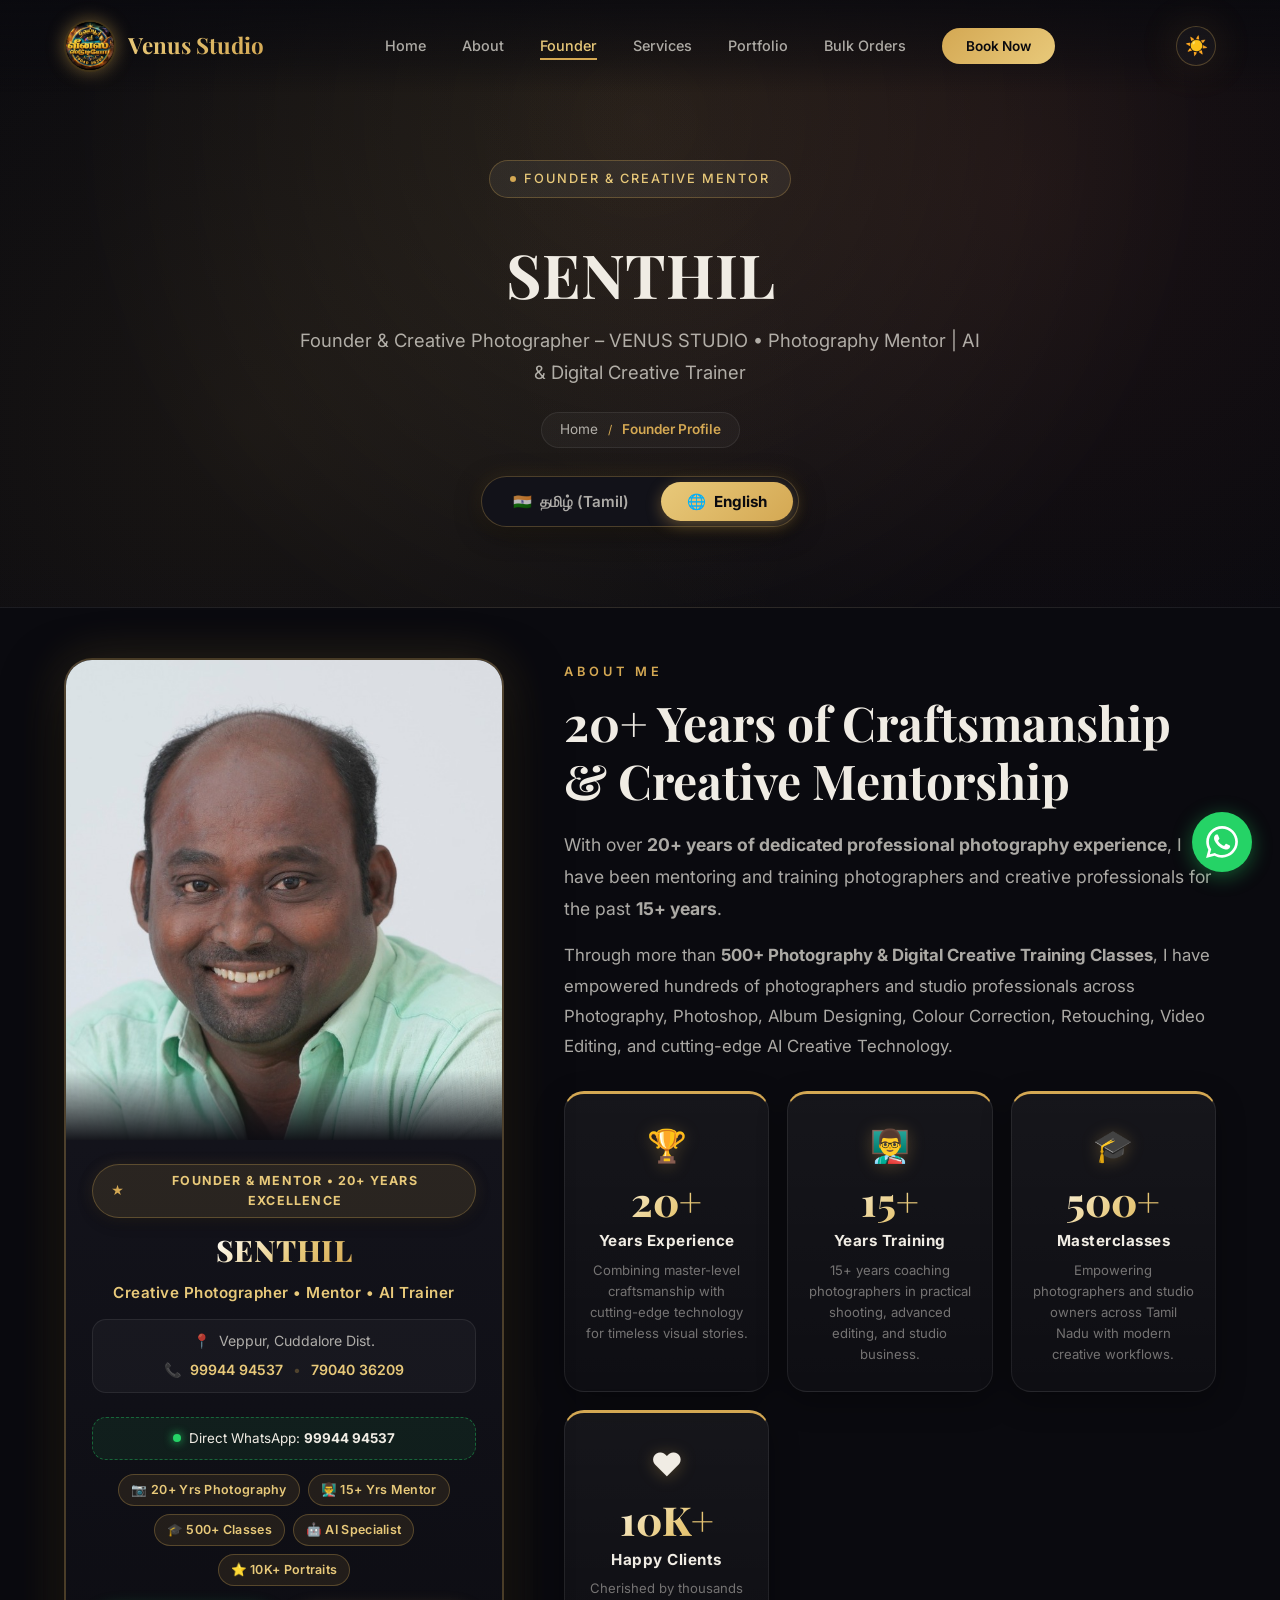
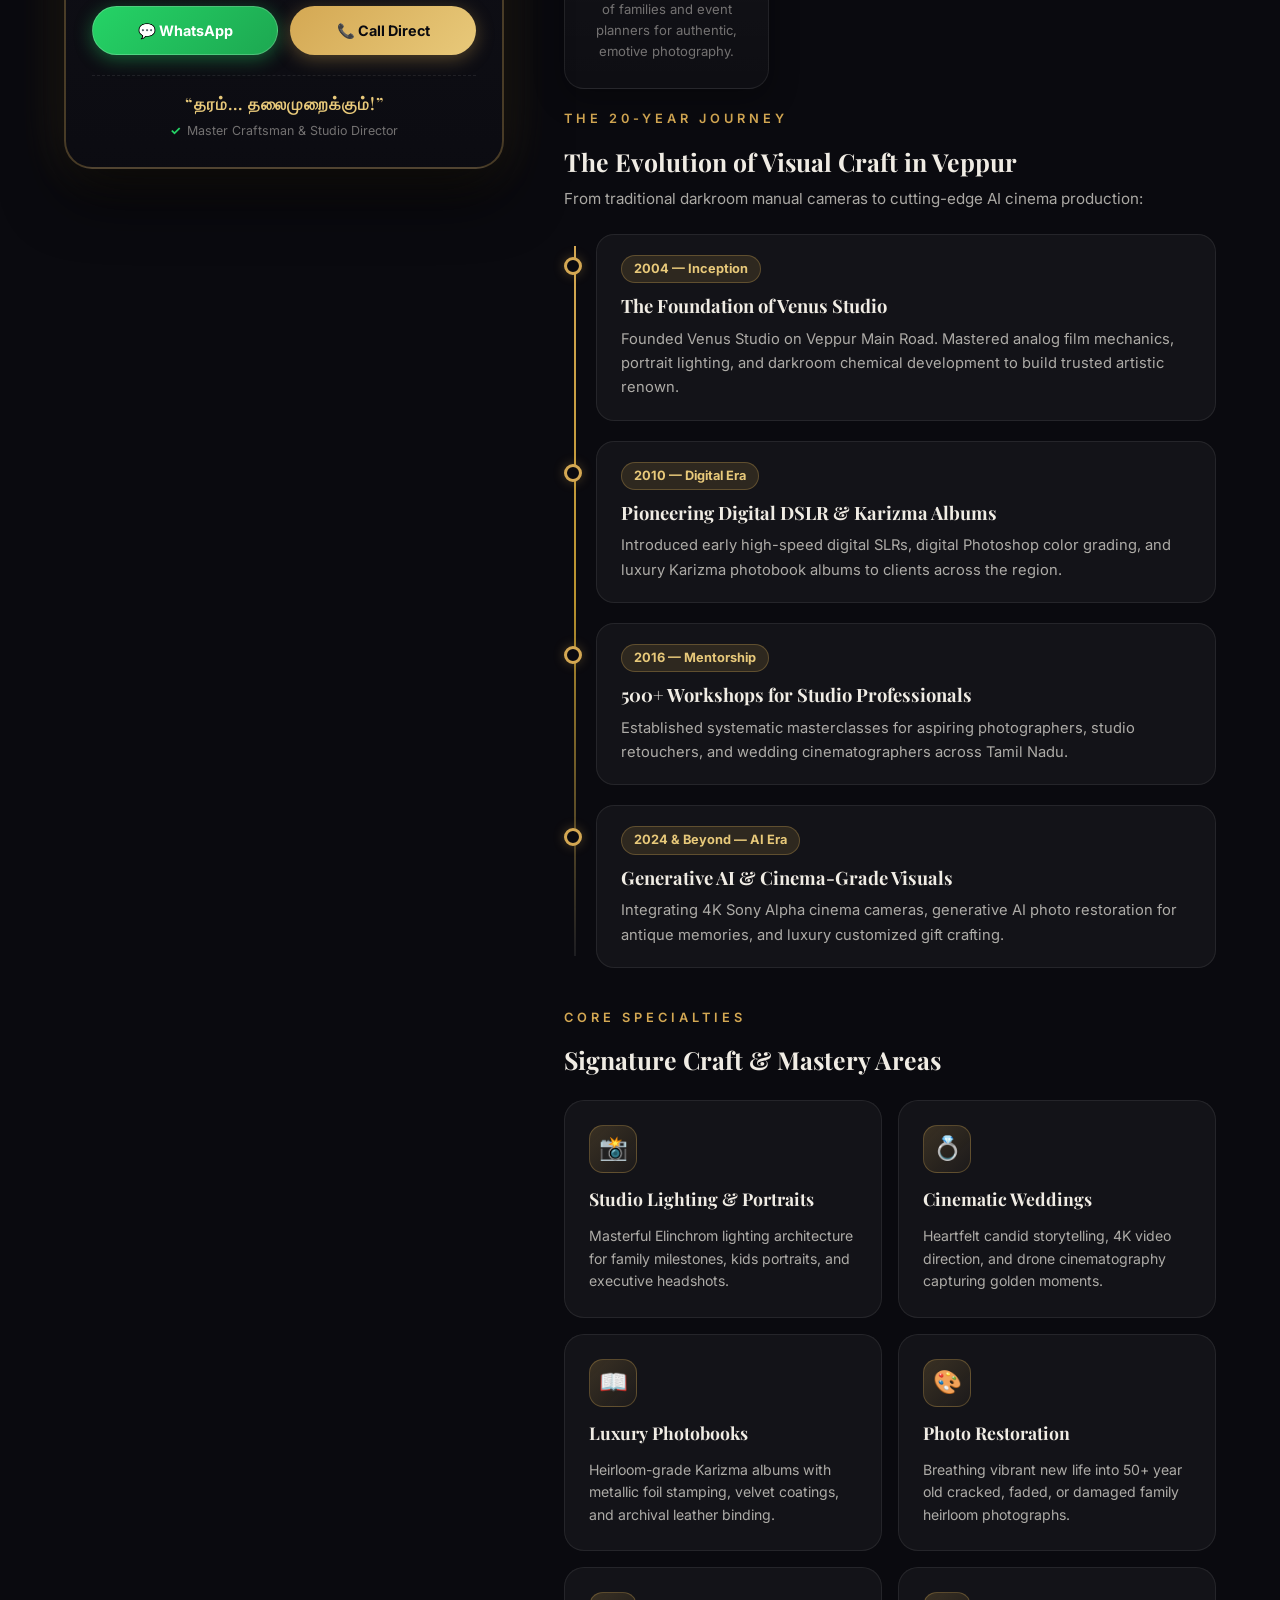
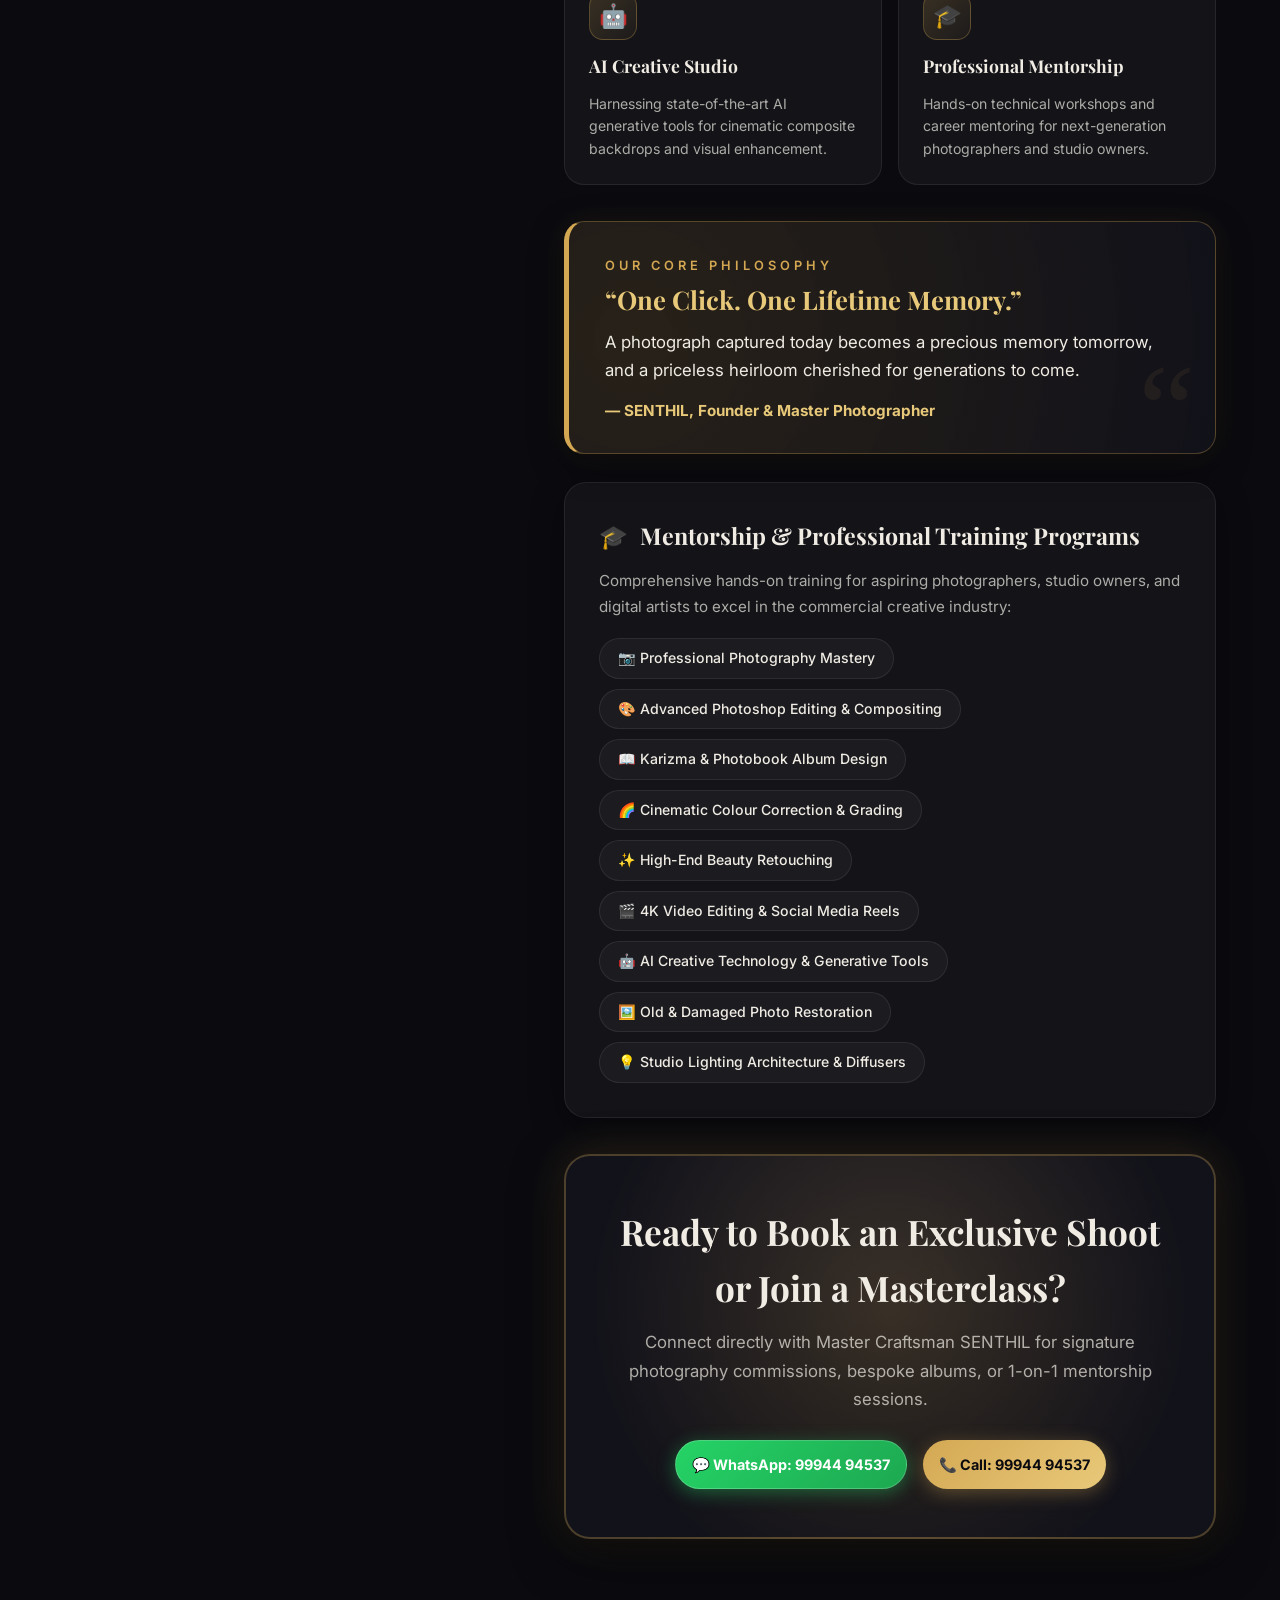
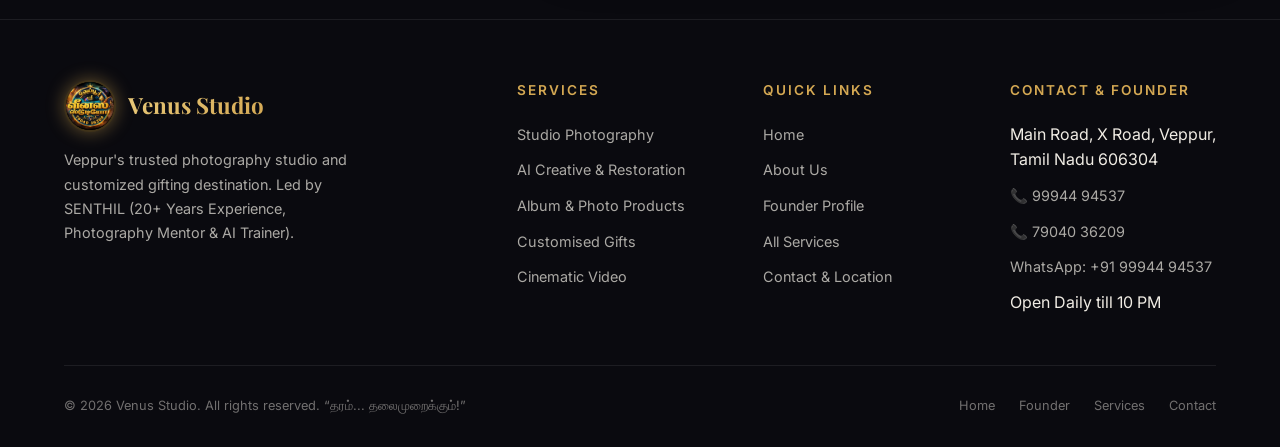
<file: founder.html>
<!DOCTYPE html>
<html lang="en">
<head>
  <meta charset="UTF-8">
  <meta name="viewport" content="width=device-width, initial-scale=1.0">
  <title>SENTHIL – Founder & Creative Photographer | VENUS STUDIO</title>
  <meta name="description" content="Meet SENTHIL, Founder of Venus Studio, Veppur. Professional Photographer with 20+ years experience, Photography Mentor, and AI & Digital Creative Trainer. Choose Tamil or English.">
  <meta name="keywords" content="SENTHIL Venus Studio, photographer SENTHIL Veppur, photography mentor, AI photo trainer, Venus Studio founder">

  <!-- Open Graph / Meta -->
  <meta property="og:title" content="SENTHIL – Founder & Creative Photographer | VENUS STUDIO">
  <meta property="og:description" content="20+ Years Experience in Photography. 15+ Years of Mentorship. 500+ Creative Training Classes. Veppur, Cuddalore District.">
  <meta property="og:type" content="profile">
  <meta property="og:image" content="images/founder.jpg">

  <!-- Stylesheet & Favicon -->
  <link rel="stylesheet" href="styles.css">
  <link rel="icon" type="image/png" href="images/logo.png">
  <script>
    (function() {
      try {
        var theme = localStorage.getItem('venus_theme') || 'dark';
        document.documentElement.setAttribute('data-theme', theme);
      } catch (e) {}
    })();
  </script>
</head>
<body class="lang-en">

  <!-- Navigation Bar -->
  <header>
    <nav class="navbar" id="navbar">
      <div class="container">
        <a href="index.html" class="nav-logo" aria-label="Venus Studio Home">
          <img src="images/logo.png" alt="Venus Studio Logo" class="nav-logo-img">
          <span class="nav-logo-text">Venus Studio</span>
        </a>

        <ul class="nav-links" id="navLinks">
          <li><a href="index.html">Home</a></li>
          <li><a href="about.html">About</a></li>
          <li><a href="founder.html" class="active">Founder</a></li>
          <li><a href="services.html">Services</a></li>
          <li><a href="portfolio.html">Portfolio</a></li>
          <li><a href="bulk-orders.html">Bulk Orders</a></li>
          <li><a href="contact.html" class="nav-cta">Book Now</a></li>
        </ul>

        <div class="nav-actions">
          <button class="theme-toggle-btn" id="themeToggle" aria-label="Toggle Black/White Theme" title="Toggle Black/White Theme">
            <span class="theme-icon-light">☀️</span>
            <span class="theme-icon-dark">🌙</span>
          </button>

          <button class="hamburger" id="hamburger" aria-label="Toggle menu">
            <span></span>
            <span></span>
            <span></span>
          </button>
        </div>
      </div>
    </nav>
  </header>

  <main>
    <!-- Subpage Hero Banner -->
    <section class="page-hero">
      <div class="container">
        <div class="hero-badge">
          <span class="dot"></span>
          <span class="founder-lang-ta">நிறுவனர் & வழிகாட்டி (Founder & Mentor)</span>
          <span class="founder-lang-en">Founder & Creative Mentor</span>
        </div>

        <h1 class="page-hero-title">
          <span class="founder-lang-ta">செந்தில் (SENTHIL)</span>
          <span class="founder-lang-en">SENTHIL</span>
        </h1>

        <p class="page-hero-subtitle">
          <span class="founder-lang-ta">Founder & Creative Photographer – VENUS STUDIO • Photography Mentor | AI & Digital Creative Trainer</span>
          <span class="founder-lang-en">Founder & Creative Photographer – VENUS STUDIO • Photography Mentor | AI & Digital Creative Trainer</span>
        </p>

        <div class="breadcrumb">
          <a href="index.html">Home</a>
          <span class="breadcrumb-sep">/</span>
          <span class="breadcrumb-active founder-lang-ta">நிறுவனர் விவரம் (Founder Profile)</span>
          <span class="breadcrumb-active founder-lang-en">Founder Profile</span>
        </div>

        <!-- Prominent Language Selector Switcher in Hero Banner -->
        <div class="lang-switcher-wrapper" style="margin-top: 28px; margin-bottom: 0;">
          <div class="lang-switcher">
            <button class="lang-btn" data-lang="ta" aria-label="Switch to Tamil">
              <span>🇮🇳</span> தமிழ் (Tamil)
            </button>
            <button class="lang-btn active" data-lang="en" aria-label="Switch to English">
              <span>🌐</span> English
            </button>
          </div>
        </div>
      </div>
    </section>

    <!-- Founder In-Depth Profile Section -->
    <section class="founder-section" style="padding-top: 50px;">
      <div class="container">
        <div class="founder-grid">

          <!-- Left Column: Founder Photo Frame / Space -->
          <div class="founder-card reveal-left">
            <div class="founder-image-wrapper">
              <img src="images/founder.jpg" alt="SENTHIL – Founder & Creative Photographer | VENUS STUDIO" class="founder-portrait-img">
              <div class="founder-image-fade"></div>
            </div>

            <div class="founder-card-info">
              <div class="founder-hero-badge">
                <span class="badge-sparkle">★</span> FOUNDER & MENTOR • 20+ YEARS EXCELLENCE
              </div>

              <div class="founder-card-name">
                <span class="founder-lang-ta">செந்தில் (SENTHIL)</span>
                <span class="founder-lang-en">SENTHIL</span>
              </div>
              
              <div class="founder-card-role">
                <span class="founder-lang-ta">Creative Photographer • Mentor • AI Trainer</span>
                <span class="founder-lang-en">Creative Photographer • Mentor • AI Trainer</span>
              </div>

              <div class="founder-meta-strip">
                <div class="meta-item">
                  <span class="meta-icon">📍</span>
                  <span>Veppur, Cuddalore Dist.</span>
                </div>
                <div class="meta-item">
                  <span class="meta-icon">📞</span>
                  <a href="tel:09994494537">99944 94537</a>
                  <span class="meta-sep">•</span>
                  <a href="tel:07904036209">79040 36209</a>
                </div>
              </div>

              <!-- Quick WhatsApp Direct Connect Box -->
              <div class="founder-quick-contact-box">
                <span class="pulse-green-dot"></span>
                <span class="founder-lang-ta">நேரடி WhatsApp: <strong>99944 94537</strong></span>
                <span class="founder-lang-en">Direct WhatsApp: <strong>99944 94537</strong></span>
              </div>

              <div class="founder-card-tags">
                <span class="founder-tag">📷 20+ Yrs Photography</span>
                <span class="founder-tag">👨‍🏫 15+ Yrs Mentor</span>
                <span class="founder-tag">🎓 500+ Classes</span>
                <span class="founder-tag">🤖 AI Specialist</span>
                <span class="founder-tag">⭐ 10K+ Portraits</span>
              </div>

              <div class="founder-action-buttons">
                <a href="https://wa.me/919994494537?text=Hi%20SENTHIL%20Sir,%20I%20would%20like%20to%20connect%20with%20you%20regarding%20Venus%20Studio" target="_blank" rel="noopener" class="founder-cta-btn founder-wa-btn">
                  <span>💬 WhatsApp</span>
                </a>
                <a href="tel:09994494537" class="founder-cta-btn founder-call-btn">
                  <span>📞 Call Direct</span>
                </a>
              </div>

              <div class="founder-card-footer">
                <span class="brand-tagline">“தரம்... தலைமுறைக்கும்!”</span>
                <div class="verified-badge">
                  <span class="verified-check">✓</span> Master Craftsman & Studio Director
                </div>
              </div>
            </div>
          </div>

          <!-- Right Column: Biography, Milestones, Timeline & Specialties -->
          <div class="founder-content reveal-right">

            <!-- ================= TAMIL CONTENT ================= -->
            <div class="founder-lang-ta">
              <div>
                <span class="section-label">ABOUT ME (என்னைப் பற்றி)</span>
                <h2 class="section-title">20+ ஆண்டுகளுக்கும் மேலான அனுபவம் & கலைத்திறன்</h2>
                
                <p class="about-text" style="font-size: 1.1rem; line-height: 1.8; margin-bottom: 16px;">
                  Photography துறையில் <strong>20+ ஆண்டுகளுக்கும் மேலான அனுபவத்துடன்</strong>, கடந்த <strong>15+ ஆண்டுகளாக Photographers மற்றும் Creative Professionals-க்கு பயிற்சி</strong> வழங்கி வருகிறேன்.
                </p>
                
                <p class="about-text" style="font-size: 1.05rem; line-height: 1.8;">
                  இதுவரை <strong>500+ Photography & Digital Creative Training Classes</strong> மூலம் பல photographers மற்றும் studio professionals-க்கு Photography, Photoshop, Album Designing, Colour Correction, Retouching, Video Editing மற்றும் AI Creative Technology போன்ற துறைகளில் பயிற்சி வழங்கியுள்ளேன்.
                </p>
              </div>

              <!-- 4 Milestone Boxes -->
              <div class="founder-stats-bar">
                <div class="founder-stat-box">
                  <div class="stat-icon-top">🏆</div>
                  <div class="num">20+</div>
                  <div class="lbl">Years Experience</div>
                  <p style="font-size: 0.82rem; color: var(--text-muted); margin-top: 6px;">தொழில்முறை Photography அனுபவத்தையும் நவீன தொழில்நுட்பத்தையும் இணைத்து தரமான புகைப்படங்களை வழங்குகிறோம்.</p>
                </div>

                <div class="founder-stat-box">
                  <div class="stat-icon-top">👨‍🏫</div>
                  <div class="num">15+</div>
                  <div class="lbl">Years Training</div>
                  <p style="font-size: 0.82rem; color: var(--text-muted); margin-top: 6px;">கடந்த 15+ ஆண்டுகளாக photographers-க்கு practical photography மற்றும் digital editing திறன்களைக் கற்பிக்கிறேன்.</p>
                </div>

                <div class="founder-stat-box">
                  <div class="stat-icon-top">🎓</div>
                  <div class="num">500+</div>
                  <div class="lbl">Masterclasses</div>
                  <p style="font-size: 0.82rem; color: var(--text-muted); margin-top: 6px;">500+ வகுப்புகள் மூலம் நூற்றுக்கணக்கான ஸ்டுடியோ கலைஞர்களுக்கு நவீன workflows-ஐப் பயிற்றுவித்துள்ளேன்.</p>
                </div>

                <div class="founder-stat-box">
                  <div class="stat-icon-top">❤️</div>
                  <div class="num">10K+</div>
                  <div class="lbl">Happy Clients</div>
                  <p style="font-size: 0.82rem; color: var(--text-muted); margin-top: 6px;">வேப்பூர் மற்றும் சுற்றுவட்டாரப் பகுதிகளில் பல்லாயிரக்கணக்கான குடும்பங்களின் பொன்னான நினைவுகளைப் பதிவு செய்துள்ளோம்.</p>
                </div>
              </div>

              <!-- 20-Year Legacy Timeline Section -->
              <div class="founder-timeline-section">
                <span class="section-label">THE 20-YEAR JOURNEY (எங்கள் பயணம்)</span>
                <h3 style="font-family: var(--font-display); font-size: 1.55rem; color: var(--text-primary); margin-bottom: 6px;">வேப்பூரில் உருவான கலைப்பயணம்</h3>
                <p style="color: var(--text-secondary); font-size: 0.95rem;">பாரம்பரிய அனலாக் பிலிம் காலம் முதல் இன்றைய நவீன AI சினிமாத்தனம் வரையிலான 20 ஆண்டுகால அசாத்திய பயணம்:</p>

                <div class="founder-timeline">
                  <div class="timeline-item">
                    <span class="timeline-node"></span>
                    <span class="timeline-year">2004 — தொடக்கம்</span>
                    <h4 class="timeline-title">Venus Studio நிறுவனமும் ஆரம்ப காலமும்</h4>
                    <p class="timeline-desc">வேப்பூர் மெயின் ரோட்டில் வீனஸ் ஸ்டுடியோ உதயமானது. பாரம்பரிய SLR கேமராக்கள், டார்க்குரூம் நுணுக்கங்கள் மற்றும் தரமான ஸ்டுடியோ லைட்டிங் மூலம் மக்களிடம் நன்மதிப்பைப் பெற்றது.</p>
                  </div>

                  <div class="timeline-item">
                    <span class="timeline-node"></span>
                    <span class="timeline-year">2010 — டிஜிட்டல் புரட்சி</span>
                    <h4 class="timeline-title">DSLR & Karizma ஆல்பம் முன்னோடி</h4>
                    <p class="timeline-desc">டிஜிட்டல் DSLR கேமராக்கள், மேம்பட்ட போட்டோஷாப் திருத்தங்கள் மற்றும் பிரத்யேக கரிஸ்மா ஆல்பம் வடிவமைப்புகளை இப்பகுதியில் முதன்மையாக அறிமுகப்படுத்தியது.</p>
                  </div>

                  <div class="timeline-item">
                    <span class="timeline-node"></span>
                    <span class="timeline-year">2016 — வழிகாட்டுதல் இயக்கம்</span>
                    <h4 class="timeline-title">500+ புகைப்படக் கலைஞர்களுக்கான பயிற்சி முகாம்கள்</h4>
                    <p class="timeline-desc">தமிழ்நாடு முழுவதிலும் உள்ள ஸ்டுடியோ உரிமையாளர்கள் மற்றும் புதிய புகைப்படக் கலைஞர்களுக்கு நிபுணத்துவ லைட்டிங், கலர் கிரேடிங் & போட்டோ எடிட்டிங் பயிற்சிகள் வழங்கப்பட்டன.</p>
                  </div>

                  <div class="timeline-item">
                    <span class="timeline-node"></span>
                    <span class="timeline-year">2024 & Beyond — AI & சினிமாத்தனம்</span>
                    <h4 class="timeline-title">AI தொழில்நுட்பம் & சினிமாட்டிக் வீடியோகிராபி</h4>
                    <p class="timeline-desc">4K சினிமா கேமராக்கள், ஜெனரேட்டிவ் AI மூலம் பழைய படங்களை உயிர்ப்பிக்கும் தொழில்நுட்பம் மற்றும் பிரீமியம் தனிப்பயனாக்கப்பட்ட கிஃப்டிங் மையம்.</p>
                  </div>
                </div>
              </div>

              <!-- Specialties & Craft Grid -->
              <div style="margin-top: 36px;">
                <span class="section-label">CORE SPECIALTIES (கலைத்திறன் சிறப்பம்சங்கள்)</span>
                <h3 style="font-family: var(--font-display); font-size: 1.55rem; color: var(--text-primary); margin-bottom: 6px;">செந்தில் சாரின் சிறப்புத் துறைகள்</h3>

                <div class="founder-craft-grid">
                  <div class="craft-card">
                    <div class="craft-icon">📸</div>
                    <h4 class="craft-title">Studio Lighting & Portraits</h4>
                    <p class="craft-desc">உயர்தர எலின்சிரோம் லைட்டிங் மூலம் குடும்பங்கள், குழந்தைகள் மற்றும் மாடலிங் போர்ட்ரெய்ட்களை துல்லியமாகப் படம்பிடித்தல்.</p>
                  </div>

                  <div class="craft-card">
                    <div class="craft-icon">💍</div>
                    <h4 class="craft-title">Cinematic Weddings</h4>
                    <p class="craft-desc">கேண்டிட் புகைப்படங்கள், ட்ரோன் காட்சிகள் மற்றும் திருமண நிகழ்வுகளின் உணர்வுபூர்வமான தருணங்களை சினிமாப் பாணியில் பதிவு செய்தல்.</p>
                  </div>

                  <div class="craft-card">
                    <div class="craft-icon">📖</div>
                    <h4 class="craft-title">Luxury Photobooks</h4>
                    <p class="craft-desc">நீடித்த Karizma & Photobook ஆல்பங்கள், UV லேமினேஷன் மற்றும் சர்வதேச தரத்திலான லெதர் பைண்டிங் தயாரிப்புகள்.</p>
                  </div>

                  <div class="craft-card">
                    <div class="craft-icon">🎨</div>
                    <h4 class="craft-title">Photo Restoration</h4>
                    <p class="craft-desc">50+ ஆண்டுகள் பழமையான, சேதமடைந்த அல்லது மங்கிய குடும்ப பொக்கிஷ புகைப்படங்களை புதியது போல் மீட்டெடுத்தல்.</p>
                  </div>

                  <div class="craft-card">
                    <div class="craft-icon">🤖</div>
                    <h4 class="craft-title">AI Creative Studio</h4>
                    <p class="craft-desc">அதிநவீன AI கலையம்சங்கள், பின்னணி வடிவமைப்பு மற்றும் புகைப்பட மேம்பாட்டு தொழில்நுட்பங்கள்.</p>
                  </div>

                  <div class="craft-card">
                    <div class="craft-icon">🎓</div>
                    <h4 class="craft-title">Professional Mentorship</h4>
                    <p class="craft-desc">புதிய புகைப்படக் கலைஞர்களுக்கு தொழில்முறை போட்டோகிராபி, எடிட்டிங் மற்றும் ஸ்டுடியோ தொழில் வழிகாட்டுதல்.</p>
                  </div>
                </div>
              </div>

              <!-- Philosophy & Vision -->
              <div class="founder-quote-banner" style="margin-top: 36px;">
                <span class="section-label" style="margin-bottom: 6px;">எங்கள் கொள்கை</span>
                <h3>“ஒரு Click... ஒரு வாழ்நாள் நினைவு.”</h3>
                <p>
                  இன்று நாம் உருவாக்கும் ஒரு புகைப்படம்,<br>
                  நாளை ஒரு நினைவாகவும்,<br>
                  அடுத்த தலைமுறைக்கு ஒரு பொக்கிஷமாகவும் மாறுகிறது.
                </p>
                <div style="margin-top: 14px; font-weight: 700; color: var(--gold-light); font-size: 0.95rem;">
                  — செந்தில் (SENTHIL), நிறுவனர் & முதன்மை புகைப்படக் கலைஞர்
                </div>
              </div>

              <!-- Training Disciplines -->
              <div class="founder-training-card" style="margin-top: 28px;">
                <h3>
                  <span>🎓</span>
                  பயிற்சி & வழிகாட்டுதல் துறைகள் (Mentorship Programs)
                </h3>
                <p style="color: var(--text-secondary); font-size: 0.95rem; line-height: 1.7;">
                  ஸ்டுடியோ உரிமையாளர்கள், புதிய புகைப்படக் கலைஞர்கள் மற்றும் டிஜிட்டல் கிரியேட்டர்களுக்கு தொழிலில் வெற்றி பெற தேவையான முழுமையான தொழிற்பயிற்சி:
                </p>

                <div class="skills-pill-grid">
                  <span class="skill-pill">📷 Professional Photography</span>
                  <span class="skill-pill">🎨 Advanced Photoshop Editing</span>
                  <span class="skill-pill">📖 Karizma & Photobook Album Design</span>
                  <span class="skill-pill">🌈 Cinematic Colour Correction</span>
                  <span class="skill-pill">✨ High-End Beauty Retouching</span>
                  <span class="skill-pill">🎬 Video Editing & Reels Creation</span>
                  <span class="skill-pill">🤖 AI Creative Technology & Tools</span>
                  <span class="skill-pill">🖼️ Old Photo Restoration</span>
                  <span class="skill-pill">💡 Studio Lighting Architecture</span>
                </div>
              </div>

              <!-- Direct Booking & Masterclass Banner -->
              <div class="founder-cta-banner">
                <h3>செந்தில் சாரின் நேரடி ஆலோசனை அல்லது போட்டோஷூட் வேண்டுமா?</h3>
                <p>
                  உங்கள் திருமண நிகழ்வு, குடும்ப போட்டோஷூட், பிரத்யேக ஆல்பம் அல்லது புகைப்படக்கலை பயிற்சி வகுப்புகளுக்கு நேரடியாக தொடர்பு கொள்ளுங்கள்.
                </p>
                <div class="founder-cta-buttons">
                  <a href="https://wa.me/919994494537?text=Hi%20SENTHIL%20Sir,%20I%20want%20to%20inquire%20about%20a%20Photo%20Shoot%20or%20Mentorship%20Class" target="_blank" rel="noopener" class="btn founder-cta-btn founder-wa-btn">
                    <span>💬 WhatsApp: 99944 94537</span>
                  </a>
                  <a href="tel:09994494537" class="btn founder-cta-btn founder-call-btn">
                    <span>📞 Call: 99944 94537</span>
                  </a>
                </div>
              </div>

            </div>

            <!-- ================= ENGLISH CONTENT ================= -->
            <div class="founder-lang-en">
              <div>
                <span class="section-label">ABOUT ME</span>
                <h2 class="section-title">20+ Years of Craftsmanship & Creative Mentorship</h2>
                
                <p class="about-text" style="font-size: 1.1rem; line-height: 1.8; margin-bottom: 16px;">
                  With over <strong>20+ years of dedicated professional photography experience</strong>, I have been mentoring and training photographers and creative professionals for the past <strong>15+ years</strong>.
                </p>
                
                <p class="about-text" style="font-size: 1.05rem; line-height: 1.8;">
                  Through more than <strong>500+ Photography & Digital Creative Training Classes</strong>, I have empowered hundreds of photographers and studio professionals across Photography, Photoshop, Album Designing, Colour Correction, Retouching, Video Editing, and cutting-edge AI Creative Technology.
                </p>
              </div>

              <!-- 4 Milestone Boxes -->
              <div class="founder-stats-bar">
                <div class="founder-stat-box">
                  <div class="stat-icon-top">🏆</div>
                  <div class="num">20+</div>
                  <div class="lbl">Years Experience</div>
                  <p style="font-size: 0.82rem; color: var(--text-muted); margin-top: 6px;">Combining master-level craftsmanship with cutting-edge technology for timeless visual stories.</p>
                </div>

                <div class="founder-stat-box">
                  <div class="stat-icon-top">👨‍🏫</div>
                  <div class="num">15+</div>
                  <div class="lbl">Years Training</div>
                  <p style="font-size: 0.82rem; color: var(--text-muted); margin-top: 6px;">15+ years coaching photographers in practical shooting, advanced editing, and studio business.</p>
                </div>

                <div class="founder-stat-box">
                  <div class="stat-icon-top">🎓</div>
                  <div class="num">500+</div>
                  <div class="lbl">Masterclasses</div>
                  <p style="font-size: 0.82rem; color: var(--text-muted); margin-top: 6px;">Empowering photographers and studio owners across Tamil Nadu with modern creative workflows.</p>
                </div>

                <div class="founder-stat-box">
                  <div class="stat-icon-top">❤️</div>
                  <div class="num">10K+</div>
                  <div class="lbl">Happy Clients</div>
                  <p style="font-size: 0.82rem; color: var(--text-muted); margin-top: 6px;">Cherished by thousands of families and event planners for authentic, emotive photography.</p>
                </div>
              </div>

              <!-- 20-Year Legacy Timeline Section -->
              <div class="founder-timeline-section">
                <span class="section-label">THE 20-YEAR JOURNEY</span>
                <h3 style="font-family: var(--font-display); font-size: 1.55rem; color: var(--text-primary); margin-bottom: 6px;">The Evolution of Visual Craft in Veppur</h3>
                <p style="color: var(--text-secondary); font-size: 0.95rem;">From traditional darkroom manual cameras to cutting-edge AI cinema production:</p>

                <div class="founder-timeline">
                  <div class="timeline-item">
                    <span class="timeline-node"></span>
                    <span class="timeline-year">2004 — Inception</span>
                    <h4 class="timeline-title">The Foundation of Venus Studio</h4>
                    <p class="timeline-desc">Founded Venus Studio on Veppur Main Road. Mastered analog film mechanics, portrait lighting, and darkroom chemical development to build trusted artistic renown.</p>
                  </div>

                  <div class="timeline-item">
                    <span class="timeline-node"></span>
                    <span class="timeline-year">2010 — Digital Era</span>
                    <h4 class="timeline-title">Pioneering Digital DSLR & Karizma Albums</h4>
                    <p class="timeline-desc">Introduced early high-speed digital SLRs, digital Photoshop color grading, and luxury Karizma photobook albums to clients across the region.</p>
                  </div>

                  <div class="timeline-item">
                    <span class="timeline-node"></span>
                    <span class="timeline-year">2016 — Mentorship</span>
                    <h4 class="timeline-title">500+ Workshops for Studio Professionals</h4>
                    <p class="timeline-desc">Established systematic masterclasses for aspiring photographers, studio retouchers, and wedding cinematographers across Tamil Nadu.</p>
                  </div>

                  <div class="timeline-item">
                    <span class="timeline-node"></span>
                    <span class="timeline-year">2024 & Beyond — AI Era</span>
                    <h4 class="timeline-title">Generative AI & Cinema-Grade Visuals</h4>
                    <p class="timeline-desc">Integrating 4K Sony Alpha cinema cameras, generative AI photo restoration for antique memories, and luxury customized gift crafting.</p>
                  </div>
                </div>
              </div>

              <!-- Specialties & Craft Grid -->
              <div style="margin-top: 36px;">
                <span class="section-label">CORE SPECIALTIES</span>
                <h3 style="font-family: var(--font-display); font-size: 1.55rem; color: var(--text-primary); margin-bottom: 6px;">Signature Craft & Mastery Areas</h3>

                <div class="founder-craft-grid">
                  <div class="craft-card">
                    <div class="craft-icon">📸</div>
                    <h4 class="craft-title">Studio Lighting & Portraits</h4>
                    <p class="craft-desc">Masterful Elinchrom lighting architecture for family milestones, kids portraits, and executive headshots.</p>
                  </div>

                  <div class="craft-card">
                    <div class="craft-icon">💍</div>
                    <h4 class="craft-title">Cinematic Weddings</h4>
                    <p class="craft-desc">Heartfelt candid storytelling, 4K video direction, and drone cinematography capturing golden moments.</p>
                  </div>

                  <div class="craft-card">
                    <div class="craft-icon">📖</div>
                    <h4 class="craft-title">Luxury Photobooks</h4>
                    <p class="craft-desc">Heirloom-grade Karizma albums with metallic foil stamping, velvet coatings, and archival leather binding.</p>
                  </div>

                  <div class="craft-card">
                    <div class="craft-icon">🎨</div>
                    <h4 class="craft-title">Photo Restoration</h4>
                    <p class="craft-desc">Breathing vibrant new life into 50+ year old cracked, faded, or damaged family heirloom photographs.</p>
                  </div>

                  <div class="craft-card">
                    <div class="craft-icon">🤖</div>
                    <h4 class="craft-title">AI Creative Studio</h4>
                    <p class="craft-desc">Harnessing state-of-the-art AI generative tools for cinematic composite backdrops and visual enhancement.</p>
                  </div>

                  <div class="craft-card">
                    <div class="craft-icon">🎓</div>
                    <h4 class="craft-title">Professional Mentorship</h4>
                    <p class="craft-desc">Hands-on technical workshops and career mentoring for next-generation photographers and studio owners.</p>
                  </div>
                </div>
              </div>

              <!-- Philosophy & Vision -->
              <div class="founder-quote-banner" style="margin-top: 36px;">
                <span class="section-label" style="margin-bottom: 6px;">Our Core Philosophy</span>
                <h3>“One Click. One Lifetime Memory.”</h3>
                <p>
                  A photograph captured today becomes a precious memory tomorrow,<br>
                  and a priceless heirloom cherished for generations to come.
                </p>
                <div style="margin-top: 14px; font-weight: 700; color: var(--gold-light); font-size: 0.95rem;">
                  — SENTHIL, Founder & Master Photographer
                </div>
              </div>

              <!-- Training Disciplines -->
              <div class="founder-training-card" style="margin-top: 28px;">
                <h3>
                  <span>🎓</span>
                  Mentorship & Professional Training Programs
                </h3>
                <p style="color: var(--text-secondary); font-size: 0.95rem; line-height: 1.7;">
                  Comprehensive hands-on training for aspiring photographers, studio owners, and digital artists to excel in the commercial creative industry:
                </p>

                <div class="skills-pill-grid">
                  <span class="skill-pill">📷 Professional Photography Mastery</span>
                  <span class="skill-pill">🎨 Advanced Photoshop Editing & Compositing</span>
                  <span class="skill-pill">📖 Karizma & Photobook Album Design</span>
                  <span class="skill-pill">🌈 Cinematic Colour Correction & Grading</span>
                  <span class="skill-pill">✨ High-End Beauty Retouching</span>
                  <span class="skill-pill">🎬 4K Video Editing & Social Media Reels</span>
                  <span class="skill-pill">🤖 AI Creative Technology & Generative Tools</span>
                  <span class="skill-pill">🖼️ Old & Damaged Photo Restoration</span>
                  <span class="skill-pill">💡 Studio Lighting Architecture & Diffusers</span>
                </div>
              </div>

              <!-- Direct Booking & Masterclass Banner -->
              <div class="founder-cta-banner">
                <h3>Ready to Book an Exclusive Shoot or Join a Masterclass?</h3>
                <p>
                  Connect directly with Master Craftsman SENTHIL for signature photography commissions, bespoke albums, or 1-on-1 mentorship sessions.
                </p>
                <div class="founder-cta-buttons">
                  <a href="https://wa.me/919994494537?text=Hi%20SENTHIL%20Sir,%20I%20want%20to%20inquire%20about%20a%20Photo%20Shoot%20or%20Mentorship%20Class" target="_blank" rel="noopener" class="btn founder-cta-btn founder-wa-btn">
                    <span>💬 WhatsApp: 99944 94537</span>
                  </a>
                  <a href="tel:09994494537" class="btn founder-cta-btn founder-call-btn">
                    <span>📞 Call: 99944 94537</span>
                  </a>
                </div>
              </div>

            </div>

          </div>
        </div>
      </div>
    </section>
  </main>

  <!-- Footer -->
  <footer class="footer">
    <div class="container">
      <div class="footer-grid">
        <div class="footer-brand">
          <div class="nav-logo">
            <img src="images/logo.png" alt="Venus Studio Logo" class="nav-logo-img">
            <span class="nav-logo-text">Venus Studio</span>
          </div>
          <p>Veppur's trusted photography studio and customized gifting destination. Led by SENTHIL (20+ Years Experience, Photography Mentor & AI Trainer).</p>
        </div>

        <div class="footer-col">
          <h4>Services</h4>
          <ul>
            <li><a href="services.html#photography">Studio Photography</a></li>
            <li><a href="services.html#ai-creative">AI Creative & Restoration</a></li>
            <li><a href="services.html#album">Album & Photo Products</a></li>
            <li><a href="services.html#gifts">Customised Gifts</a></li>
            <li><a href="services.html#videography">Cinematic Video</a></li>
          </ul>
        </div>

        <div class="footer-col">
          <h4>Quick Links</h4>
          <ul>
            <li><a href="index.html">Home</a></li>
            <li><a href="about.html">About Us</a></li>
            <li><a href="founder.html">Founder Profile</a></li>
            <li><a href="services.html">All Services</a></li>
            <li><a href="contact.html">Contact & Location</a></li>
          </ul>
        </div>

        <div class="footer-col">
          <h4>Contact & Founder</h4>
          <ul>
            <li>Main Road, X Road, Veppur, Tamil Nadu 606304</li>
            <li><a href="tel:09994494537">📞 99944 94537</a></li>
            <li><a href="tel:07904036209">📞 79040 36209</a></li>
            <li><a href="https://wa.me/919994494537" target="_blank" rel="noopener">WhatsApp: +91 99944 94537</a></li>
            <li>Open Daily till 10 PM</li>
          </ul>
        </div>
      </div>

      <div class="footer-bottom">
        <p>&copy; 2026 Venus Studio. All rights reserved. “தரம்... தலைமுறைக்கும்!”</p>
        <div class="footer-bottom-links">
          <a href="index.html">Home</a>
          <a href="founder.html">Founder</a>
          <a href="services.html">Services</a>
          <a href="contact.html">Contact</a>
        </div>
      </div>
    </div>
  </footer>

  <!-- Floating WhatsApp Action Button -->
  <a href="https://wa.me/919994494537?text=Hi%20SENTHIL%20Sir,%20I%20would%20like%20to%20know%20more%20about%20Venus%20Studio" target="_blank" rel="noopener" class="whatsapp-float" aria-label="Chat with Venus Studio on WhatsApp">
    <svg viewBox="0 0 24 24"><path d="M.057 24l1.687-6.163c-1.041-1.804-1.588-3.849-1.587-5.946.003-6.556 5.338-11.891 11.893-11.891 3.181.001 6.167 1.24 8.413 3.488 2.245 2.248 3.481 5.236 3.48 8.414-.003 6.557-5.338 11.892-11.893 11.892-1.99-.001-3.951-.5-5.688-1.448l-6.305 1.654zm6.597-3.807c1.676.995 3.276 1.591 5.392 1.592 5.448 0 9.886-4.434 9.889-9.885.002-5.462-4.415-9.89-9.881-9.892-5.452 0-9.887 4.434-9.889 9.884-.001 2.225.651 3.891 1.746 5.634l-.999 3.648 3.742-.981zm11.387-5.464c-.074-.124-.272-.198-.57-.347-.297-.149-1.758-.868-2.031-.967-.272-.099-.47-.149-.669.149-.198.297-.768.967-.941 1.165-.173.198-.347.223-.644.074-.297-.149-1.255-.462-2.39-1.475-.883-.788-1.48-1.761-1.653-2.059-.173-.297-.018-.458.13-.606.134-.133.297-.347.446-.521.151-.172.2-.296.3-.495.099-.198.05-.372-.025-.521-.075-.148-.669-1.611-.916-2.206-.242-.579-.487-.501-.669-.51-.173-.008-.371-.01-.57-.01-.198 0-.52.074-.792.372s-1.04 1.015-1.04 2.479 1.065 2.876 1.213 3.074c.149.198 2.095 3.2 5.076 4.487.709.306 1.263.489 1.694.626.712.226 1.36.194 1.872.118.571-.085 1.758-.719 2.006-1.413.248-.695.248-1.29.173-1.414z"/></svg>
    <span class="tooltip">Chat with Venus Studio</span>
  </a>

  <!-- JavaScript -->
  <script src="script.js"></script>
</body>
</html>
</file>
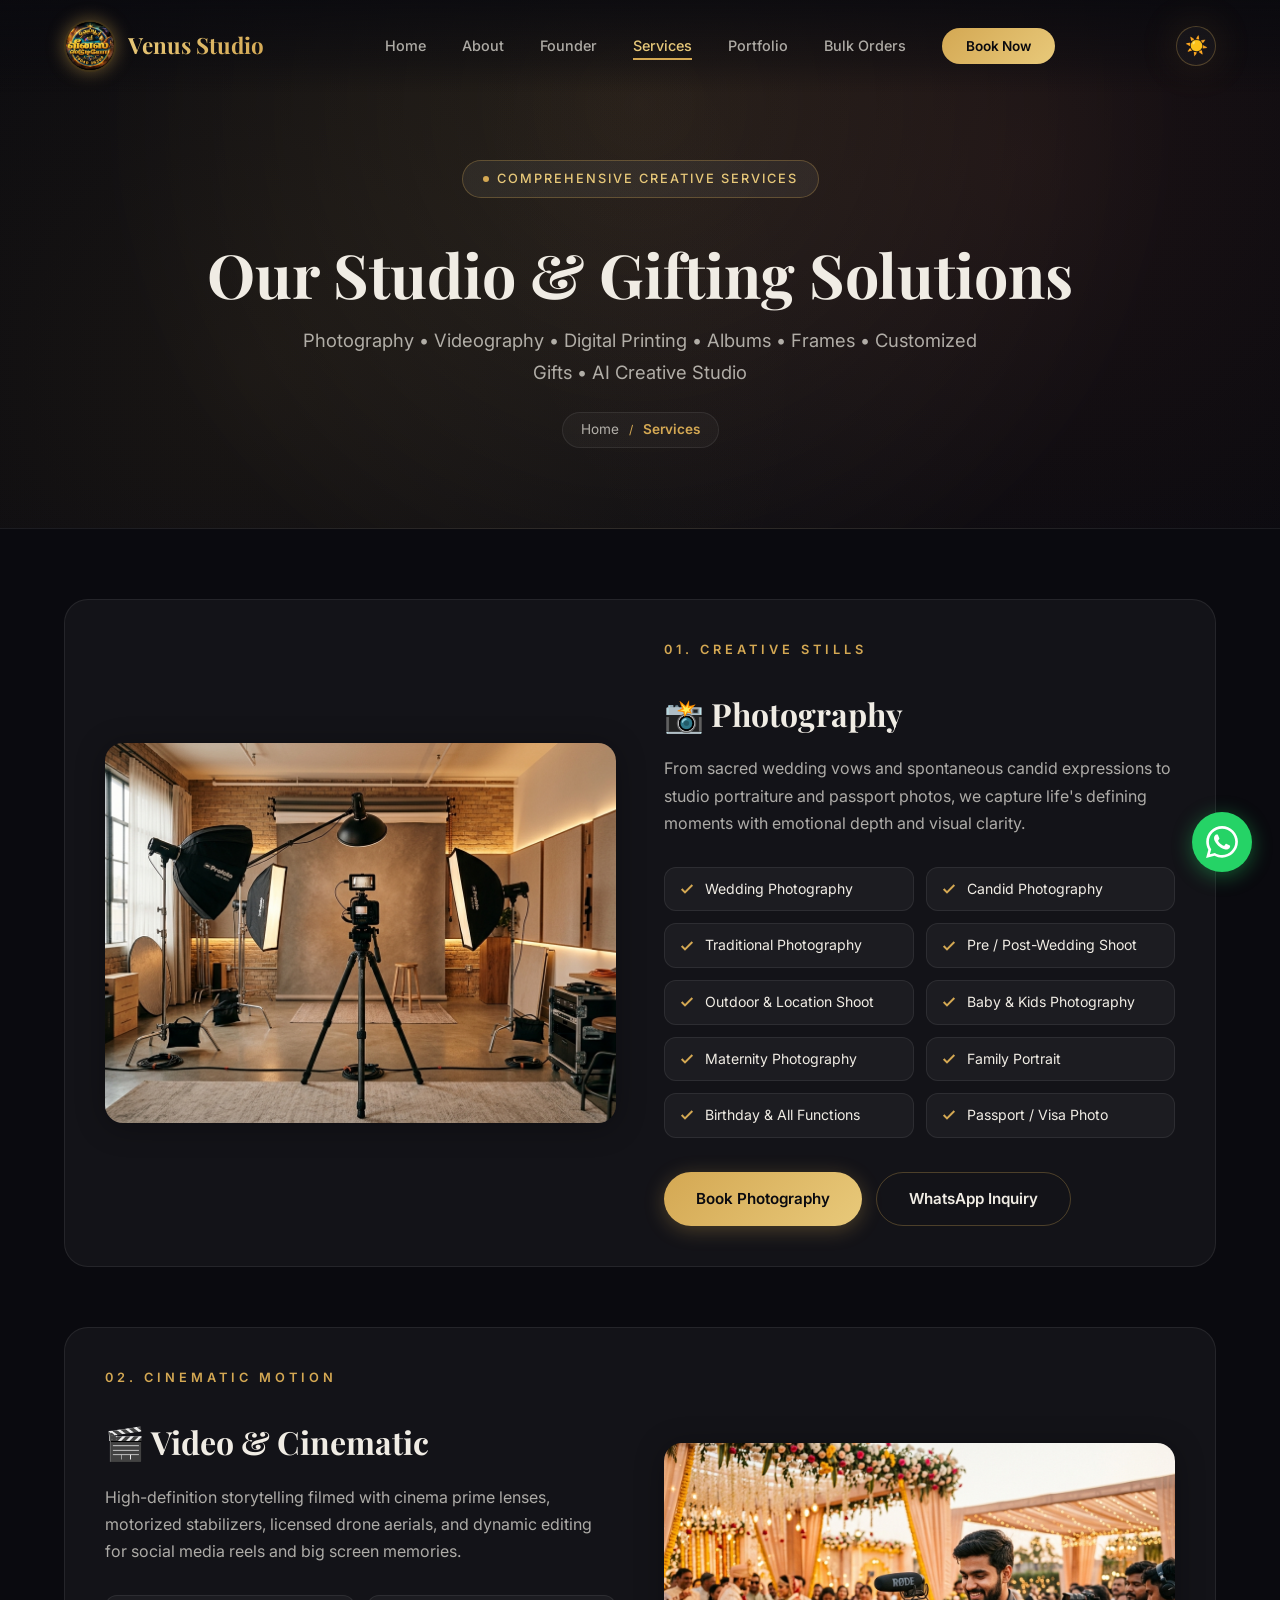
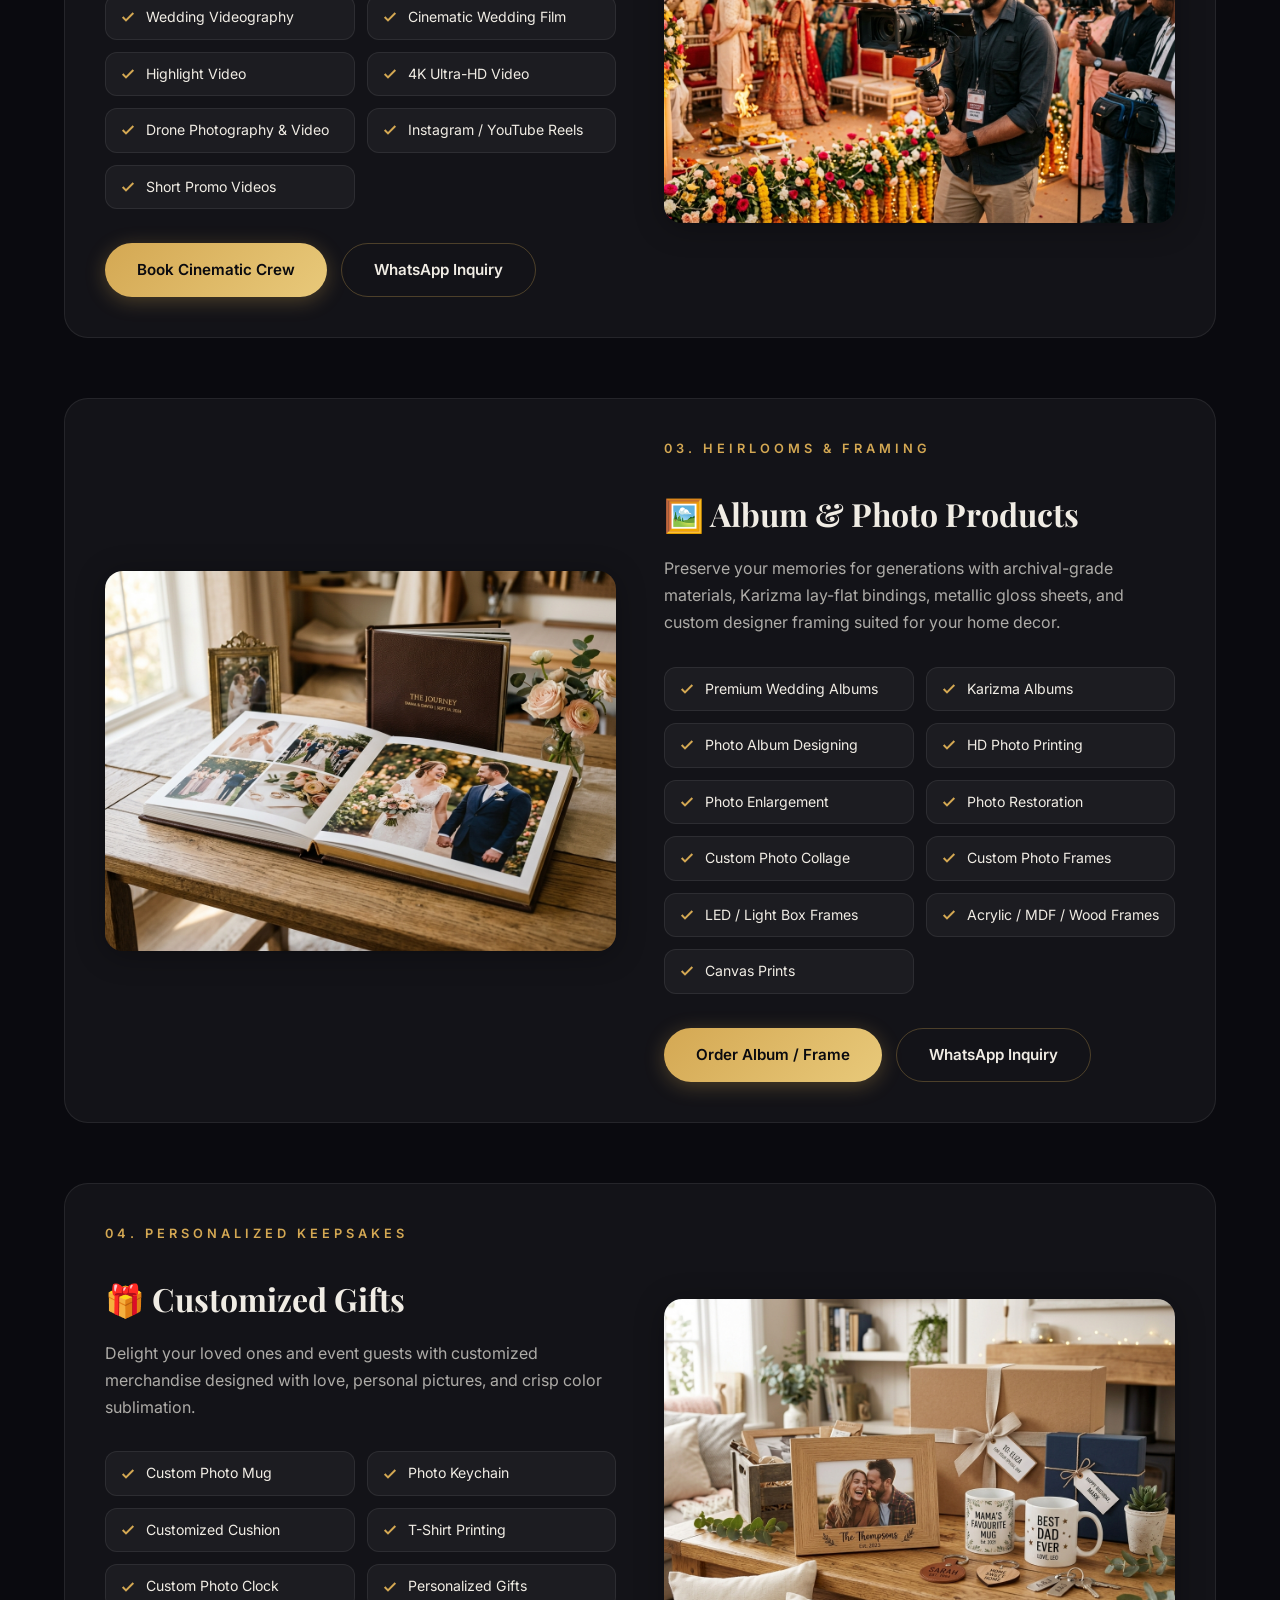
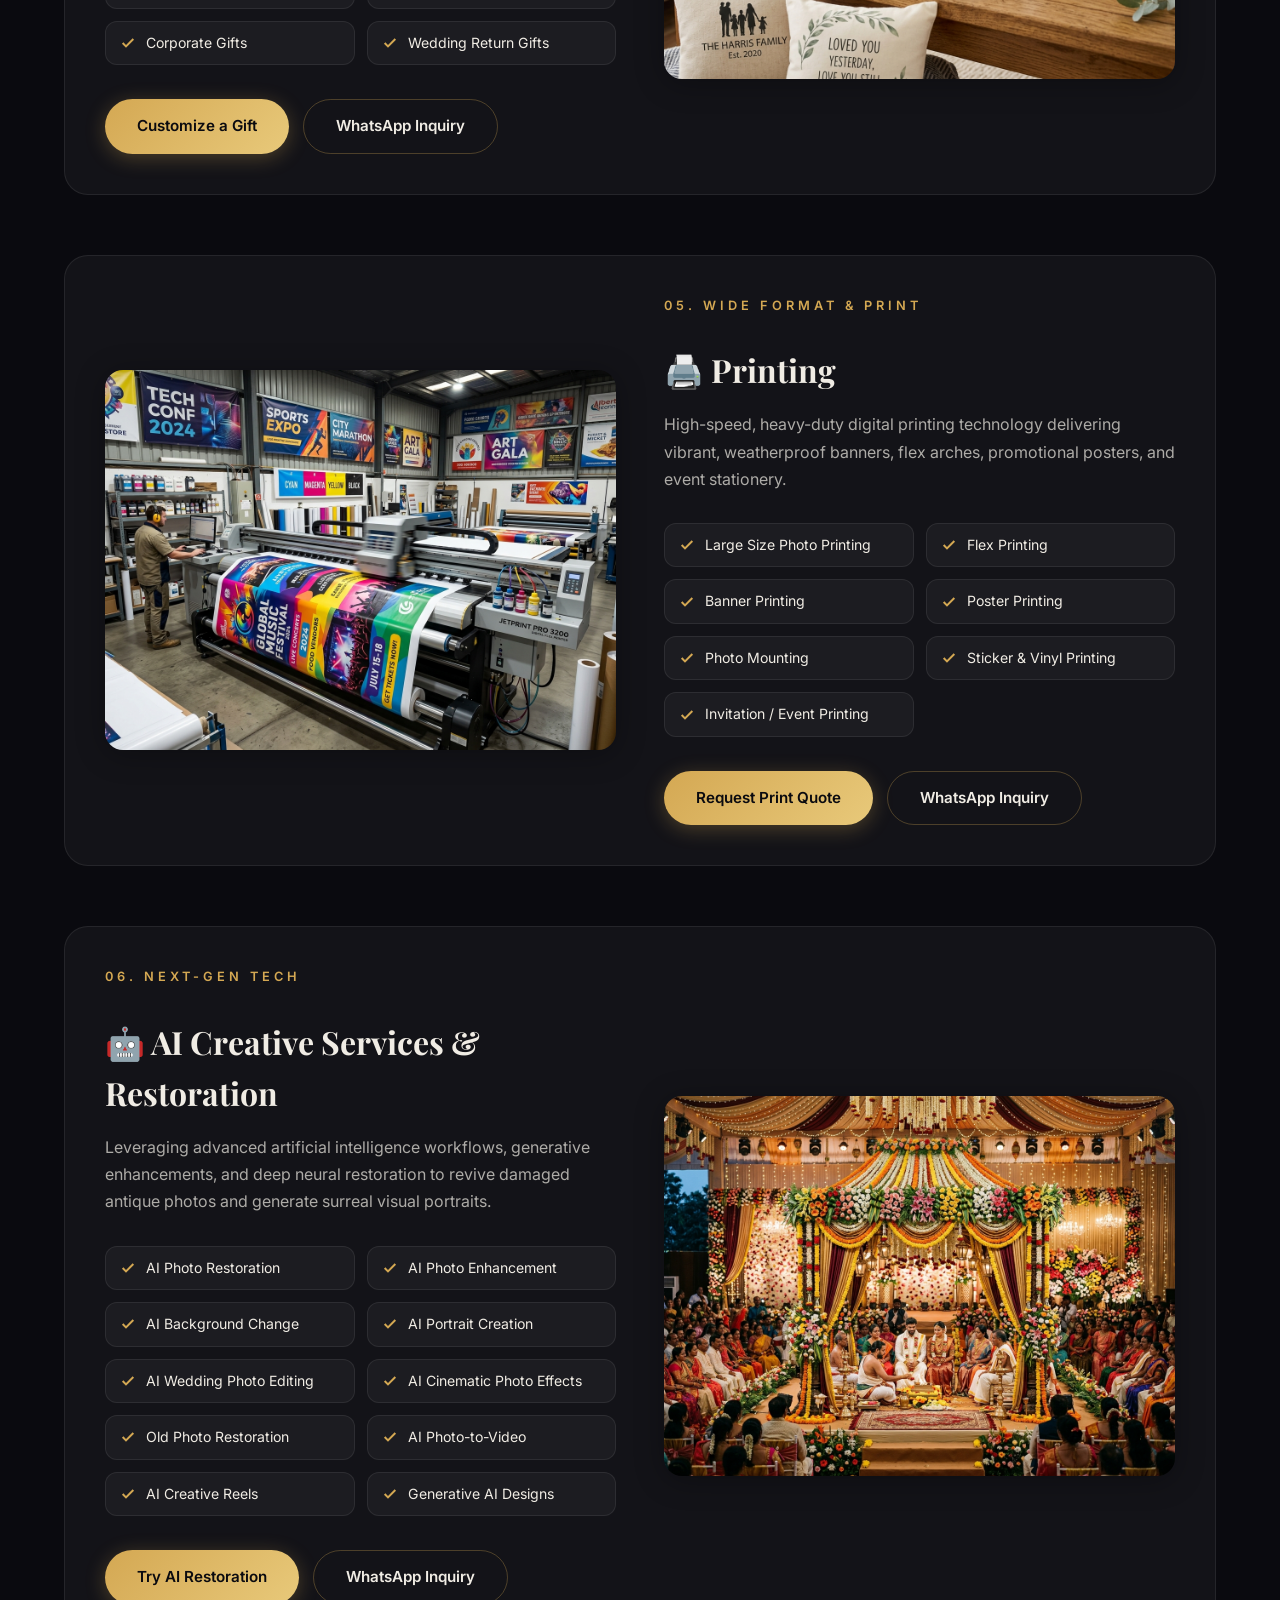
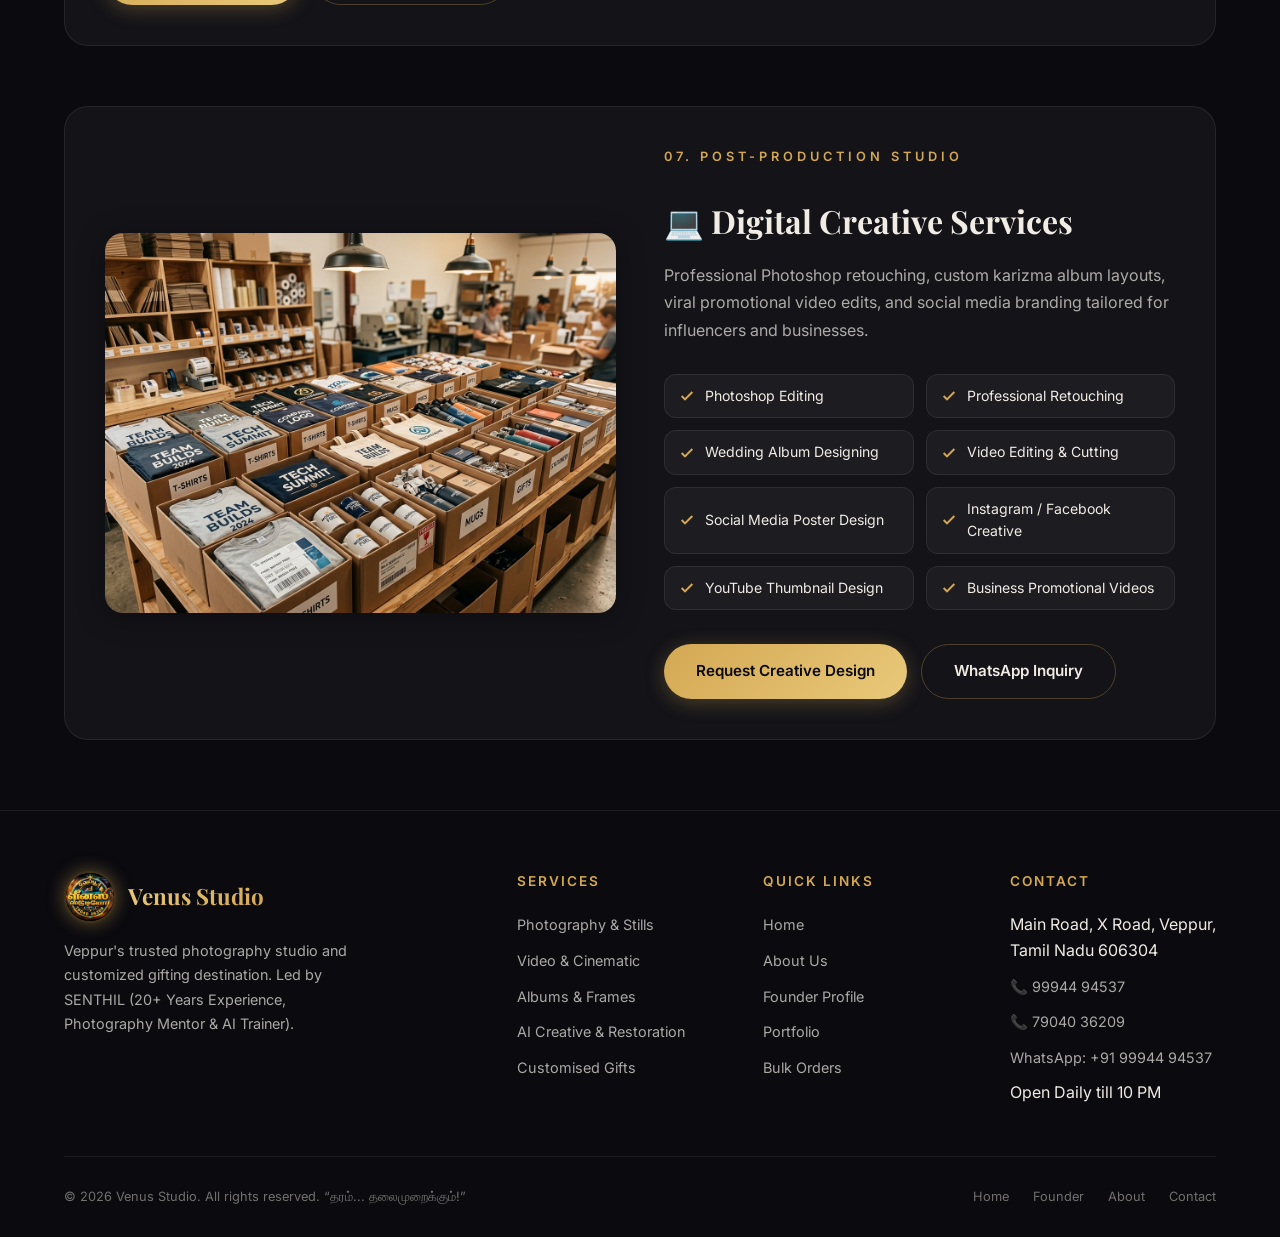
<file: services.html>
<!DOCTYPE html>
<html lang="en">
<head>
  <meta charset="UTF-8">
  <meta name="viewport" content="width=device-width, initial-scale=1.0">
  <title>Services & Solutions | Venus Studio & Gifts — Veppur</title>
  <meta name="description" content="Explore complete services at Venus Studio: Photography, Cinematic 4K Video, Albums & Frames, Custom Gifts, Flex Printing, AI Creative Services & Digital Retouching in Veppur.">
  <meta name="keywords" content="Venus Studio services, wedding photography Veppur, Karizma albums, AI photo restoration, custom gifts, flex printing, 4K video reels">

  <!-- Open Graph / Meta -->
  <meta property="og:title" content="Services & Solutions | Venus Studio & Gifts">
  <meta property="og:description" content="Photography • Videography • Digital Printing • Albums • Frames • Customized Gifts • AI Creative Studio. Veppur.">
  <meta property="og:type" content="website">
  <meta property="og:image" content="images/hero.jpg">

  <!-- Stylesheet & Favicon -->
  <link rel="stylesheet" href="styles.css">
  <link rel="icon" type="image/png" href="images/logo.png">
  <script>
    (function() {
      try {
        var theme = localStorage.getItem('venus_theme') || 'dark';
        document.documentElement.setAttribute('data-theme', theme);
      } catch (e) {}
    })();
  </script>
</head>
<body>

  <!-- Navigation Bar -->
  <header>
    <nav class="navbar" id="navbar">
      <div class="container">
        <a href="index.html" class="nav-logo" aria-label="Venus Studio Home">
          <img src="images/logo.png" alt="Venus Studio Logo" class="nav-logo-img">
          <span class="nav-logo-text">Venus Studio</span>
        </a>

        <ul class="nav-links" id="navLinks">
          <li><a href="index.html">Home</a></li>
          <li><a href="about.html">About</a></li>
          <li><a href="founder.html">Founder</a></li>
          <li><a href="services.html" class="active">Services</a></li>
          <li><a href="portfolio.html">Portfolio</a></li>
          <li><a href="bulk-orders.html">Bulk Orders</a></li>
          <li><a href="contact.html" class="nav-cta">Book Now</a></li>
        </ul>

        <div class="nav-actions">
          <button class="theme-toggle-btn" id="themeToggle" aria-label="Toggle Black/White Theme" title="Toggle Black/White Theme">
            <span class="theme-icon-light">☀️</span>
            <span class="theme-icon-dark">🌙</span>
          </button>

          <button class="hamburger" id="hamburger" aria-label="Toggle menu">
            <span></span>
            <span></span>
            <span></span>
          </button>
        </div>
      </div>
    </nav>
  </header>

  <main>
    <!-- Subpage Hero Banner -->
    <section class="page-hero">
      <div class="container">
        <div class="hero-badge">
          <span class="dot"></span>
          <span>Comprehensive Creative Services</span>
        </div>
        <h1 class="page-hero-title">Our Studio & Gifting Solutions</h1>
        <p class="page-hero-subtitle">
          Photography • Videography • Digital Printing • Albums • Frames • Customized Gifts • AI Creative Studio
        </p>
        <div class="breadcrumb">
          <a href="index.html">Home</a>
          <span class="breadcrumb-sep">/</span>
          <span class="breadcrumb-active">Services</span>
        </div>
      </div>
    </section>

    <!-- Services Deep Dive List (7 Full Categories) -->
    <section class="container" style="padding: 70px 24px;">
      <div class="services-deep-list">

        <!-- 1. Photography -->
        <article class="service-detail-card reveal" id="photography">
          <div class="service-detail-image">
            <img src="images/studio.jpg" alt="Professional Photography Studio at Venus Studio" loading="lazy">
          </div>
          <div class="service-detail-content">
            <span class="section-label">01. Creative Stills</span>
            <h3>📸 Photography</h3>
            <p>
              From sacred wedding vows and spontaneous candid expressions to studio portraiture and passport photos, we capture life's defining moments with emotional depth and visual clarity.
            </p>

            <div class="service-items-grid">
              <div class="service-item-chip">
                <svg viewBox="0 0 24 24" fill="none" stroke-width="3"><polyline points="20 6 9 17 4 12"></polyline></svg>
                <span>Wedding Photography</span>
              </div>
              <div class="service-item-chip">
                <svg viewBox="0 0 24 24" fill="none" stroke-width="3"><polyline points="20 6 9 17 4 12"></polyline></svg>
                <span>Candid Photography</span>
              </div>
              <div class="service-item-chip">
                <svg viewBox="0 0 24 24" fill="none" stroke-width="3"><polyline points="20 6 9 17 4 12"></polyline></svg>
                <span>Traditional Photography</span>
              </div>
              <div class="service-item-chip">
                <svg viewBox="0 0 24 24" fill="none" stroke-width="3"><polyline points="20 6 9 17 4 12"></polyline></svg>
                <span>Pre / Post-Wedding Shoot</span>
              </div>
              <div class="service-item-chip">
                <svg viewBox="0 0 24 24" fill="none" stroke-width="3"><polyline points="20 6 9 17 4 12"></polyline></svg>
                <span>Outdoor & Location Shoot</span>
              </div>
              <div class="service-item-chip">
                <svg viewBox="0 0 24 24" fill="none" stroke-width="3"><polyline points="20 6 9 17 4 12"></polyline></svg>
                <span>Baby & Kids Photography</span>
              </div>
              <div class="service-item-chip">
                <svg viewBox="0 0 24 24" fill="none" stroke-width="3"><polyline points="20 6 9 17 4 12"></polyline></svg>
                <span>Maternity Photography</span>
              </div>
              <div class="service-item-chip">
                <svg viewBox="0 0 24 24" fill="none" stroke-width="3"><polyline points="20 6 9 17 4 12"></polyline></svg>
                <span>Family Portrait</span>
              </div>
              <div class="service-item-chip">
                <svg viewBox="0 0 24 24" fill="none" stroke-width="3"><polyline points="20 6 9 17 4 12"></polyline></svg>
                <span>Birthday & All Functions</span>
              </div>
              <div class="service-item-chip">
                <svg viewBox="0 0 24 24" fill="none" stroke-width="3"><polyline points="20 6 9 17 4 12"></polyline></svg>
                <span>Passport / Visa Photo</span>
              </div>
            </div>

            <div style="display: flex; gap: 14px; flex-wrap: wrap; margin-top: 18px;">
              <a href="contact.html?service=Photography" class="btn btn-primary">Book Photography</a>
              <a href="https://wa.me/919994494537?text=Hi%20Venus%20Studio,%20I%20want%20to%20inquire%20about%20Photography%20Services" target="_blank" rel="noopener" class="btn btn-secondary">WhatsApp Inquiry</a>
            </div>
          </div>
        </article>

        <!-- 2. Video & Cinematic -->
        <article class="service-detail-card reverse reveal" id="videography">
          <div class="service-detail-image">
            <img src="images/videography.jpg" alt="Cinematic 4K Videography and drone camera" loading="lazy">
          </div>
          <div class="service-detail-content">
            <span class="section-label">02. Cinematic Motion</span>
            <h3>🎬 Video & Cinematic</h3>
            <p>
              High-definition storytelling filmed with cinema prime lenses, motorized stabilizers, licensed drone aerials, and dynamic editing for social media reels and big screen memories.
            </p>

            <div class="service-items-grid">
              <div class="service-item-chip">
                <svg viewBox="0 0 24 24" fill="none" stroke-width="3"><polyline points="20 6 9 17 4 12"></polyline></svg>
                <span>Wedding Videography</span>
              </div>
              <div class="service-item-chip">
                <svg viewBox="0 0 24 24" fill="none" stroke-width="3"><polyline points="20 6 9 17 4 12"></polyline></svg>
                <span>Cinematic Wedding Film</span>
              </div>
              <div class="service-item-chip">
                <svg viewBox="0 0 24 24" fill="none" stroke-width="3"><polyline points="20 6 9 17 4 12"></polyline></svg>
                <span>Highlight Video</span>
              </div>
              <div class="service-item-chip">
                <svg viewBox="0 0 24 24" fill="none" stroke-width="3"><polyline points="20 6 9 17 4 12"></polyline></svg>
                <span>4K Ultra-HD Video</span>
              </div>
              <div class="service-item-chip">
                <svg viewBox="0 0 24 24" fill="none" stroke-width="3"><polyline points="20 6 9 17 4 12"></polyline></svg>
                <span>Drone Photography & Video</span>
              </div>
              <div class="service-item-chip">
                <svg viewBox="0 0 24 24" fill="none" stroke-width="3"><polyline points="20 6 9 17 4 12"></polyline></svg>
                <span>Instagram / YouTube Reels</span>
              </div>
              <div class="service-item-chip">
                <svg viewBox="0 0 24 24" fill="none" stroke-width="3"><polyline points="20 6 9 17 4 12"></polyline></svg>
                <span>Short Promo Videos</span>
              </div>
            </div>

            <div style="display: flex; gap: 14px; flex-wrap: wrap; margin-top: 18px;">
              <a href="contact.html?service=Video+%26+Cinematic" class="btn btn-primary">Book Cinematic Crew</a>
              <a href="https://wa.me/919994494537?text=Hi%20Venus%20Studio,%20I%20want%20to%20inquire%20about%20Cinematic%20Video" target="_blank" rel="noopener" class="btn btn-secondary">WhatsApp Inquiry</a>
            </div>
          </div>
        </article>

        <!-- 3. Album & Photo Products -->
        <article class="service-detail-card reveal" id="album">
          <div class="service-detail-image">
            <img src="images/album.jpg" alt="Premium Wedding Album and Framing" loading="lazy">
          </div>
          <div class="service-detail-content">
            <span class="section-label">03. Heirlooms & Framing</span>
            <h3>🖼️ Album & Photo Products</h3>
            <p>
              Preserve your memories for generations with archival-grade materials, Karizma lay-flat bindings, metallic gloss sheets, and custom designer framing suited for your home decor.
            </p>

            <div class="service-items-grid">
              <div class="service-item-chip">
                <svg viewBox="0 0 24 24" fill="none" stroke-width="3"><polyline points="20 6 9 17 4 12"></polyline></svg>
                <span>Premium Wedding Albums</span>
              </div>
              <div class="service-item-chip">
                <svg viewBox="0 0 24 24" fill="none" stroke-width="3"><polyline points="20 6 9 17 4 12"></polyline></svg>
                <span>Karizma Albums</span>
              </div>
              <div class="service-item-chip">
                <svg viewBox="0 0 24 24" fill="none" stroke-width="3"><polyline points="20 6 9 17 4 12"></polyline></svg>
                <span>Photo Album Designing</span>
              </div>
              <div class="service-item-chip">
                <svg viewBox="0 0 24 24" fill="none" stroke-width="3"><polyline points="20 6 9 17 4 12"></polyline></svg>
                <span>HD Photo Printing</span>
              </div>
              <div class="service-item-chip">
                <svg viewBox="0 0 24 24" fill="none" stroke-width="3"><polyline points="20 6 9 17 4 12"></polyline></svg>
                <span>Photo Enlargement</span>
              </div>
              <div class="service-item-chip">
                <svg viewBox="0 0 24 24" fill="none" stroke-width="3"><polyline points="20 6 9 17 4 12"></polyline></svg>
                <span>Photo Restoration</span>
              </div>
              <div class="service-item-chip">
                <svg viewBox="0 0 24 24" fill="none" stroke-width="3"><polyline points="20 6 9 17 4 12"></polyline></svg>
                <span>Custom Photo Collage</span>
              </div>
              <div class="service-item-chip">
                <svg viewBox="0 0 24 24" fill="none" stroke-width="3"><polyline points="20 6 9 17 4 12"></polyline></svg>
                <span>Custom Photo Frames</span>
              </div>
              <div class="service-item-chip">
                <svg viewBox="0 0 24 24" fill="none" stroke-width="3"><polyline points="20 6 9 17 4 12"></polyline></svg>
                <span>LED / Light Box Frames</span>
              </div>
              <div class="service-item-chip">
                <svg viewBox="0 0 24 24" fill="none" stroke-width="3"><polyline points="20 6 9 17 4 12"></polyline></svg>
                <span>Acrylic / MDF / Wood Frames</span>
              </div>
              <div class="service-item-chip">
                <svg viewBox="0 0 24 24" fill="none" stroke-width="3"><polyline points="20 6 9 17 4 12"></polyline></svg>
                <span>Canvas Prints</span>
              </div>
            </div>

            <div style="display: flex; gap: 14px; flex-wrap: wrap; margin-top: 18px;">
              <a href="contact.html?service=Album+%26+Photo+Products" class="btn btn-primary">Order Album / Frame</a>
              <a href="https://wa.me/919994494537?text=Hi%20Venus%20Studio,%20I%20want%20to%20order%20Albums%20or%20Photo%20Frames" target="_blank" rel="noopener" class="btn btn-secondary">WhatsApp Inquiry</a>
            </div>
          </div>
        </article>

        <!-- 4. Customized Gifts -->
        <article class="service-detail-card reverse reveal" id="gifts">
          <div class="service-detail-image">
            <img src="images/gifts.jpg" alt="Personalized and Customised Gift Items" loading="lazy">
          </div>
          <div class="service-detail-content">
            <span class="section-label">04. Personalized Keepsakes</span>
            <h3>🎁 Customized Gifts</h3>
            <p>
              Delight your loved ones and event guests with customized merchandise designed with love, personal pictures, and crisp color sublimation.
            </p>

            <div class="service-items-grid">
              <div class="service-item-chip">
                <svg viewBox="0 0 24 24" fill="none" stroke-width="3"><polyline points="20 6 9 17 4 12"></polyline></svg>
                <span>Custom Photo Mug</span>
              </div>
              <div class="service-item-chip">
                <svg viewBox="0 0 24 24" fill="none" stroke-width="3"><polyline points="20 6 9 17 4 12"></polyline></svg>
                <span>Photo Keychain</span>
              </div>
              <div class="service-item-chip">
                <svg viewBox="0 0 24 24" fill="none" stroke-width="3"><polyline points="20 6 9 17 4 12"></polyline></svg>
                <span>Customized Cushion</span>
              </div>
              <div class="service-item-chip">
                <svg viewBox="0 0 24 24" fill="none" stroke-width="3"><polyline points="20 6 9 17 4 12"></polyline></svg>
                <span>T-Shirt Printing</span>
              </div>
              <div class="service-item-chip">
                <svg viewBox="0 0 24 24" fill="none" stroke-width="3"><polyline points="20 6 9 17 4 12"></polyline></svg>
                <span>Custom Photo Clock</span>
              </div>
              <div class="service-item-chip">
                <svg viewBox="0 0 24 24" fill="none" stroke-width="3"><polyline points="20 6 9 17 4 12"></polyline></svg>
                <span>Personalized Gifts</span>
              </div>
              <div class="service-item-chip">
                <svg viewBox="0 0 24 24" fill="none" stroke-width="3"><polyline points="20 6 9 17 4 12"></polyline></svg>
                <span>Corporate Gifts</span>
              </div>
              <div class="service-item-chip">
                <svg viewBox="0 0 24 24" fill="none" stroke-width="3"><polyline points="20 6 9 17 4 12"></polyline></svg>
                <span>Wedding Return Gifts</span>
              </div>
            </div>

            <div style="display: flex; gap: 14px; flex-wrap: wrap; margin-top: 18px;">
              <a href="contact.html?service=Customized+Gifts" class="btn btn-primary">Customize a Gift</a>
              <a href="https://wa.me/919994494537?text=Hi%20Venus%20Studio,%20I%20want%20to%20order%20Customized%20Gifts" target="_blank" rel="noopener" class="btn btn-secondary">WhatsApp Inquiry</a>
            </div>
          </div>
        </article>

        <!-- 5. Printing -->
        <article class="service-detail-card reveal" id="flex">
          <div class="service-detail-image">
            <img src="images/flex.jpg" alt="Large Format Printing and Flex Banners" loading="lazy">
          </div>
          <div class="service-detail-content">
            <span class="section-label">05. Wide Format & Print</span>
            <h3>🖨️ Printing</h3>
            <p>
              High-speed, heavy-duty digital printing technology delivering vibrant, weatherproof banners, flex arches, promotional posters, and event stationery.
            </p>

            <div class="service-items-grid">
              <div class="service-item-chip">
                <svg viewBox="0 0 24 24" fill="none" stroke-width="3"><polyline points="20 6 9 17 4 12"></polyline></svg>
                <span>Large Size Photo Printing</span>
              </div>
              <div class="service-item-chip">
                <svg viewBox="0 0 24 24" fill="none" stroke-width="3"><polyline points="20 6 9 17 4 12"></polyline></svg>
                <span>Flex Printing</span>
              </div>
              <div class="service-item-chip">
                <svg viewBox="0 0 24 24" fill="none" stroke-width="3"><polyline points="20 6 9 17 4 12"></polyline></svg>
                <span>Banner Printing</span>
              </div>
              <div class="service-item-chip">
                <svg viewBox="0 0 24 24" fill="none" stroke-width="3"><polyline points="20 6 9 17 4 12"></polyline></svg>
                <span>Poster Printing</span>
              </div>
              <div class="service-item-chip">
                <svg viewBox="0 0 24 24" fill="none" stroke-width="3"><polyline points="20 6 9 17 4 12"></polyline></svg>
                <span>Photo Mounting</span>
              </div>
              <div class="service-item-chip">
                <svg viewBox="0 0 24 24" fill="none" stroke-width="3"><polyline points="20 6 9 17 4 12"></polyline></svg>
                <span>Sticker & Vinyl Printing</span>
              </div>
              <div class="service-item-chip">
                <svg viewBox="0 0 24 24" fill="none" stroke-width="3"><polyline points="20 6 9 17 4 12"></polyline></svg>
                <span>Invitation / Event Printing</span>
              </div>
            </div>

            <div style="display: flex; gap: 14px; flex-wrap: wrap; margin-top: 18px;">
              <a href="contact.html?service=Printing" class="btn btn-primary">Request Print Quote</a>
              <a href="https://wa.me/919994494537?text=Hi%20Venus%20Studio,%20I%20need%20Flex%20and%20Banner%20Printing" target="_blank" rel="noopener" class="btn btn-secondary">WhatsApp Inquiry</a>
            </div>
          </div>
        </article>

        <!-- 6. AI Creative Services & Photo Restoration -->
        <article class="service-detail-card reverse reveal" id="ai-creative">
          <div class="service-detail-image">
            <img src="images/events.jpg" alt="AI Photo Restoration and Creative Technology" loading="lazy">
          </div>
          <div class="service-detail-content">
            <span class="section-label">06. Next-Gen Tech</span>
            <h3>🤖 AI Creative Services & Restoration</h3>
            <p>
              Leveraging advanced artificial intelligence workflows, generative enhancements, and deep neural restoration to revive damaged antique photos and generate surreal visual portraits.
            </p>

            <div class="service-items-grid">
              <div class="service-item-chip">
                <svg viewBox="0 0 24 24" fill="none" stroke-width="3"><polyline points="20 6 9 17 4 12"></polyline></svg>
                <span>AI Photo Restoration</span>
              </div>
              <div class="service-item-chip">
                <svg viewBox="0 0 24 24" fill="none" stroke-width="3"><polyline points="20 6 9 17 4 12"></polyline></svg>
                <span>AI Photo Enhancement</span>
              </div>
              <div class="service-item-chip">
                <svg viewBox="0 0 24 24" fill="none" stroke-width="3"><polyline points="20 6 9 17 4 12"></polyline></svg>
                <span>AI Background Change</span>
              </div>
              <div class="service-item-chip">
                <svg viewBox="0 0 24 24" fill="none" stroke-width="3"><polyline points="20 6 9 17 4 12"></polyline></svg>
                <span>AI Portrait Creation</span>
              </div>
              <div class="service-item-chip">
                <svg viewBox="0 0 24 24" fill="none" stroke-width="3"><polyline points="20 6 9 17 4 12"></polyline></svg>
                <span>AI Wedding Photo Editing</span>
              </div>
              <div class="service-item-chip">
                <svg viewBox="0 0 24 24" fill="none" stroke-width="3"><polyline points="20 6 9 17 4 12"></polyline></svg>
                <span>AI Cinematic Photo Effects</span>
              </div>
              <div class="service-item-chip">
                <svg viewBox="0 0 24 24" fill="none" stroke-width="3"><polyline points="20 6 9 17 4 12"></polyline></svg>
                <span>Old Photo Restoration</span>
              </div>
              <div class="service-item-chip">
                <svg viewBox="0 0 24 24" fill="none" stroke-width="3"><polyline points="20 6 9 17 4 12"></polyline></svg>
                <span>AI Photo-to-Video</span>
              </div>
              <div class="service-item-chip">
                <svg viewBox="0 0 24 24" fill="none" stroke-width="3"><polyline points="20 6 9 17 4 12"></polyline></svg>
                <span>AI Creative Reels</span>
              </div>
              <div class="service-item-chip">
                <svg viewBox="0 0 24 24" fill="none" stroke-width="3"><polyline points="20 6 9 17 4 12"></polyline></svg>
                <span>Generative AI Designs</span>
              </div>
            </div>

            <div style="display: flex; gap: 14px; flex-wrap: wrap; margin-top: 18px;">
              <a href="contact.html?service=AI+Creative+Services" class="btn btn-primary">Try AI Restoration</a>
              <a href="https://wa.me/919994494537?text=Hi%20Venus%20Studio,%20I%20want%20AI%20Photo%20Restoration%20or%20Enhancement" target="_blank" rel="noopener" class="btn btn-secondary">WhatsApp Inquiry</a>
            </div>
          </div>
        </article>

        <!-- 7. Digital Creative Services -->
        <article class="service-detail-card reveal" id="digital-creative">
          <div class="service-detail-image">
            <img src="images/bulk.jpg" alt="Digital Creative and Photoshop Editing Services" loading="lazy">
          </div>
          <div class="service-detail-content">
            <span class="section-label">07. Post-Production Studio</span>
            <h3>💻 Digital Creative Services</h3>
            <p>
              Professional Photoshop retouching, custom karizma album layouts, viral promotional video edits, and social media branding tailored for influencers and businesses.
            </p>

            <div class="service-items-grid">
              <div class="service-item-chip">
                <svg viewBox="0 0 24 24" fill="none" stroke-width="3"><polyline points="20 6 9 17 4 12"></polyline></svg>
                <span>Photoshop Editing</span>
              </div>
              <div class="service-item-chip">
                <svg viewBox="0 0 24 24" fill="none" stroke-width="3"><polyline points="20 6 9 17 4 12"></polyline></svg>
                <span>Professional Retouching</span>
              </div>
              <div class="service-item-chip">
                <svg viewBox="0 0 24 24" fill="none" stroke-width="3"><polyline points="20 6 9 17 4 12"></polyline></svg>
                <span>Wedding Album Designing</span>
              </div>
              <div class="service-item-chip">
                <svg viewBox="0 0 24 24" fill="none" stroke-width="3"><polyline points="20 6 9 17 4 12"></polyline></svg>
                <span>Video Editing & Cutting</span>
              </div>
              <div class="service-item-chip">
                <svg viewBox="0 0 24 24" fill="none" stroke-width="3"><polyline points="20 6 9 17 4 12"></polyline></svg>
                <span>Social Media Poster Design</span>
              </div>
              <div class="service-item-chip">
                <svg viewBox="0 0 24 24" fill="none" stroke-width="3"><polyline points="20 6 9 17 4 12"></polyline></svg>
                <span>Instagram / Facebook Creative</span>
              </div>
              <div class="service-item-chip">
                <svg viewBox="0 0 24 24" fill="none" stroke-width="3"><polyline points="20 6 9 17 4 12"></polyline></svg>
                <span>YouTube Thumbnail Design</span>
              </div>
              <div class="service-item-chip">
                <svg viewBox="0 0 24 24" fill="none" stroke-width="3"><polyline points="20 6 9 17 4 12"></polyline></svg>
                <span>Business Promotional Videos</span>
              </div>
            </div>

            <div style="display: flex; gap: 14px; flex-wrap: wrap; margin-top: 18px;">
              <a href="contact.html?service=Digital+Creative+Services" class="btn btn-primary">Request Creative Design</a>
              <a href="https://wa.me/919994494537?text=Hi%20Venus%20Studio,%20I%20need%20Photoshop%20or%20Digital%20Creative%20Services" target="_blank" rel="noopener" class="btn btn-secondary">WhatsApp Inquiry</a>
            </div>
          </div>
        </article>

      </div>
    </section>
  </main>

  <!-- Footer -->
  <footer class="footer">
    <div class="container">
      <div class="footer-grid">
        <div class="footer-brand">
          <div class="nav-logo">
            <img src="images/logo.png" alt="Venus Studio Logo" class="nav-logo-img">
            <span class="nav-logo-text">Venus Studio</span>
          </div>
          <p>Veppur's trusted photography studio and customized gifting destination. Led by SENTHIL (20+ Years Experience, Photography Mentor & AI Trainer).</p>
        </div>

        <div class="footer-col">
          <h4>Services</h4>
          <ul>
            <li><a href="services.html#photography">Photography & Stills</a></li>
            <li><a href="services.html#videography">Video & Cinematic</a></li>
            <li><a href="services.html#album">Albums & Frames</a></li>
            <li><a href="services.html#ai-creative">AI Creative & Restoration</a></li>
            <li><a href="services.html#gifts">Customised Gifts</a></li>
          </ul>
        </div>

        <div class="footer-col">
          <h4>Quick Links</h4>
          <ul>
            <li><a href="index.html">Home</a></li>
            <li><a href="about.html">About Us</a></li>
            <li><a href="founder.html">Founder Profile</a></li>
            <li><a href="portfolio.html">Portfolio</a></li>
            <li><a href="bulk-orders.html">Bulk Orders</a></li>
          </ul>
        </div>

        <div class="footer-col">
          <h4>Contact</h4>
          <ul>
            <li>Main Road, X Road, Veppur, Tamil Nadu 606304</li>
            <li><a href="tel:09994494537">📞 99944 94537</a></li>
            <li><a href="tel:07904036209">📞 79040 36209</a></li>
            <li><a href="https://wa.me/919994494537" target="_blank" rel="noopener">WhatsApp: +91 99944 94537</a></li>
            <li>Open Daily till 10 PM</li>
          </ul>
        </div>
      </div>

      <div class="footer-bottom">
        <p>&copy; 2026 Venus Studio. All rights reserved. “தரம்... தலைமுறைக்கும்!”</p>
        <div class="footer-bottom-links">
          <a href="index.html">Home</a>
          <a href="founder.html">Founder</a>
          <a href="about.html">About</a>
          <a href="contact.html">Contact</a>
        </div>
      </div>
    </div>
  </footer>

  <!-- Floating WhatsApp Action Button -->
  <a href="https://wa.me/919994494537?text=Hi%20Venus%20Studio,%20I%20would%20like%20to%20know%20more%20about%20your%20services" target="_blank" rel="noopener" class="whatsapp-float" aria-label="Chat with Venus Studio on WhatsApp">
    <svg viewBox="0 0 24 24"><path d="M.057 24l1.687-6.163c-1.041-1.804-1.588-3.849-1.587-5.946.003-6.556 5.338-11.891 11.893-11.891 3.181.001 6.167 1.24 8.413 3.488 2.245 2.248 3.481 5.236 3.48 8.414-.003 6.557-5.338 11.892-11.893 11.892-1.99-.001-3.951-.5-5.688-1.448l-6.305 1.654zm6.597-3.807c1.676.995 3.276 1.591 5.392 1.592 5.448 0 9.886-4.434 9.889-9.885.002-5.462-4.415-9.89-9.881-9.892-5.452 0-9.887 4.434-9.889 9.884-.001 2.225.651 3.891 1.746 5.634l-.999 3.648 3.742-.981zm11.387-5.464c-.074-.124-.272-.198-.57-.347-.297-.149-1.758-.868-2.031-.967-.272-.099-.47-.149-.669.149-.198.297-.768.967-.941 1.165-.173.198-.347.223-.644.074-.297-.149-1.255-.462-2.39-1.475-.883-.788-1.48-1.761-1.653-2.059-.173-.297-.018-.458.13-.606.134-.133.297-.347.446-.521.151-.172.2-.296.3-.495.099-.198.05-.372-.025-.521-.075-.148-.669-1.611-.916-2.206-.242-.579-.487-.501-.669-.51-.173-.008-.371-.01-.57-.01-.198 0-.52.074-.792.372s-1.04 1.015-1.04 2.479 1.065 2.876 1.213 3.074c.149.198 2.095 3.2 5.076 4.487.709.306 1.263.489 1.694.626.712.226 1.36.194 1.872.118.571-.085 1.758-.719 2.006-1.413.248-.695.248-1.29.173-1.414z"/></svg>
    <span class="tooltip">Chat with Venus Studio</span>
  </a>

  <!-- JavaScript -->
  <script src="script.js"></script>
</body>
</html>
</file>
<file: styles.css>
/* ============================================
   VENUS STUDIO — Design System
   Premium dark theme with gold accents
   ============================================ */

/* --- Google Fonts --- */
@import url('https://fonts.googleapis.com/css2?family=Playfair+Display:ital,wght@0,400;0,500;0,600;0,700;0,800;1,400;1,500&family=Inter:wght@300;400;500;600;700&display=swap');

/* --- CSS Custom Properties --- */
:root,
[data-theme="dark"] {
  /* Colors - Dark Luxury Theme (Default) */
  --bg-primary: #0a0a0f;
  --bg-secondary: #12121a;
  --bg-card: rgba(255, 255, 255, 0.04);
  --bg-glass: rgba(255, 255, 255, 0.06);
  --bg-glass-hover: rgba(255, 255, 255, 0.1);

  --gold-primary: #d4a853;
  --gold-light: #e8c97a;
  --gold-dark: #b8922e;
  --gold-glow: rgba(212, 168, 83, 0.3);

  --coral: #e8735a;
  --coral-soft: rgba(232, 115, 90, 0.15);

  --text-primary: #f0ece4;
  --text-secondary: rgba(240, 236, 228, 0.7);
  --text-muted: rgba(240, 236, 228, 0.45);

  --border-subtle: rgba(255, 255, 255, 0.08);
  --border-gold: rgba(212, 168, 83, 0.3);

  --navbar-bg: rgba(10, 10, 15, 0.92);
  --input-bg: rgba(255, 255, 255, 0.04);
  --input-border: rgba(255, 255, 255, 0.1);
  --chip-bg: rgba(255, 255, 255, 0.03);

  /* Typography */
  --font-display: 'Playfair Display', Georgia, serif;
  --font-body: 'Inter', -apple-system, BlinkMacSystemFont, sans-serif;

  /* Spacing */
  --section-padding: 100px 0;
  --container-width: 1200px;
  --container-padding: 0 24px;

  /* Transitions */
  --ease-out: cubic-bezier(0.25, 0.46, 0.45, 0.94);
  --ease-spring: cubic-bezier(0.34, 1.56, 0.64, 1);

  /* Shadows */
  --shadow-card: 0 4px 30px rgba(0, 0, 0, 0.3);
  --shadow-glow: 0 0 40px rgba(212, 168, 83, 0.15);
  --shadow-deep: 0 20px 60px rgba(0, 0, 0, 0.5);
}

[data-theme="light"] {
  /* Colors - High-Contrast Vibrant Luxury Light Theme */
  --bg-primary: #fbfbfa;
  --bg-secondary: #f4f4f0;
  --bg-card: #ffffff;
  --bg-glass: rgba(255, 255, 255, 0.9);
  --bg-glass-hover: #ffffff;

  --gold-primary: #a67c1e;
  --gold-light: #7d590e;      /* Deep rich gold for text with high contrast */
  --gold-dark: #5c3f08;
  --gold-glow: rgba(166, 124, 30, 0.25);

  --coral: #c84328;
  --coral-soft: rgba(200, 67, 40, 0.12);

  --text-primary: #0d0d12;    /* Ultra deep crisp black ink */
  --text-secondary: #2c2c38;  /* High contrast dark charcoal for paragraphs & links */
  --text-muted: #585868;      /* Clear readable medium slate */

  --border-subtle: rgba(0, 0, 0, 0.1);
  --border-gold: rgba(166, 124, 30, 0.42);

  --navbar-bg: rgba(255, 255, 255, 0.96);
  --input-bg: #ffffff;
  --input-border: rgba(0, 0, 0, 0.2);
  --chip-bg: #ffffff;

  --shadow-card: 0 10px 35px rgba(0, 0, 0, 0.06);
  --shadow-glow: 0 0 35px rgba(166, 124, 30, 0.2);
}

/* --- Reset & Base --- */
*,
*::before,
*::after {
  margin: 0;
  padding: 0;
  box-sizing: border-box;
}

html {
  scroll-behavior: smooth;
  font-size: 16px;
  -webkit-font-smoothing: antialiased;
  -moz-osx-font-smoothing: grayscale;
}

body {
  font-family: var(--font-body);
  background-color: var(--bg-primary);
  color: var(--text-primary);
  line-height: 1.6;
  overflow-x: hidden;
}

a {
  text-decoration: none;
  color: inherit;
  transition: color 0.3s var(--ease-out);
}

img {
  max-width: 100%;
  display: block;
}

ul {
  list-style: none;
}

/* --- Container --- */
.container {
  max-width: var(--container-width);
  margin: 0 auto;
  padding: var(--container-padding);
}

/* --- Section Titles --- */
.section-label {
  font-family: var(--font-body);
  font-size: 0.8rem;
  font-weight: 600;
  letter-spacing: 4px;
  text-transform: uppercase;
  color: var(--gold-primary);
  margin-bottom: 12px;
  display: inline-block;
}

.section-title {
  font-family: var(--font-display);
  font-size: clamp(2rem, 4vw, 3rem);
  font-weight: 700;
  color: var(--text-primary);
  line-height: 1.2;
  margin-bottom: 20px;
}

.section-subtitle {
  font-size: 1.05rem;
  color: var(--text-secondary);
  max-width: 600px;
  line-height: 1.7;
}

.section-header {
  text-align: center;
  margin-bottom: 60px;
}

.section-header .section-subtitle {
  margin: 0 auto;
}

/* --- Scroll Animations --- */
.reveal {
  opacity: 0;
  transform: translateY(40px);
  transition: opacity 0.8s var(--ease-out), transform 0.8s var(--ease-out);
}

.reveal.visible {
  opacity: 1;
  transform: translateY(0);
}

.reveal-left {
  opacity: 0;
  transform: translateX(-50px);
  transition: opacity 0.8s var(--ease-out), transform 0.8s var(--ease-out);
}

.reveal-left.visible {
  opacity: 1;
  transform: translateX(0);
}

.reveal-right {
  opacity: 0;
  transform: translateX(50px);
  transition: opacity 0.8s var(--ease-out), transform 0.8s var(--ease-out);
}

.reveal-right.visible {
  opacity: 1;
  transform: translateX(0);
}

.reveal-scale {
  opacity: 0;
  transform: scale(0.9);
  transition: opacity 0.8s var(--ease-out), transform 0.8s var(--ease-out);
}

.reveal-scale.visible {
  opacity: 1;
  transform: scale(1);
}

/* Staggered animations for children */
.stagger-children .reveal:nth-child(1) { transition-delay: 0s; }
.stagger-children .reveal:nth-child(2) { transition-delay: 0.1s; }
.stagger-children .reveal:nth-child(3) { transition-delay: 0.2s; }
.stagger-children .reveal:nth-child(4) { transition-delay: 0.3s; }
.stagger-children .reveal:nth-child(5) { transition-delay: 0.4s; }
.stagger-children .reveal:nth-child(6) { transition-delay: 0.5s; }
.stagger-children .reveal:nth-child(7) { transition-delay: 0.6s; }

/* ============================================
   NAVIGATION
   ============================================ */
.navbar {
  position: fixed;
  top: 0;
  left: 0;
  right: 0;
  z-index: 1000;
  padding: 20px 0;
  transition: all 0.4s var(--ease-out);
  background: linear-gradient(180deg, rgba(10, 10, 15, 0.85) 0%, rgba(10, 10, 15, 0.4) 65%, transparent 100%);
}

[data-theme="light"] .navbar {
  background: linear-gradient(180deg, rgba(251, 251, 250, 0.94) 0%, rgba(251, 251, 250, 0.5) 65%, transparent 100%);
}

.navbar.scrolled {
  background: var(--navbar-bg);
  backdrop-filter: blur(20px);
  -webkit-backdrop-filter: blur(20px);
  padding: 12px 0;
  border-bottom: 1px solid var(--border-subtle);
  box-shadow: 0 4px 30px rgba(0, 0, 0, 0.25);
}

.navbar .container {
  display: flex;
  justify-content: space-between;
  align-items: center;
}

.nav-logo {
  display: flex;
  align-items: center;
  gap: 12px;
}

.nav-logo-icon {
  width: 42px;
  height: 42px;
  background: linear-gradient(135deg, var(--gold-primary), var(--gold-dark));
  border-radius: 12px;
  display: flex;
  align-items: center;
  justify-content: center;
  font-family: var(--font-display);
  font-size: 1.3rem;
  font-weight: 800;
  color: var(--bg-primary);
}

.nav-logo-img {
  width: 52px;
  height: 52px;
  border-radius: 50%;
  display: block;
  object-fit: cover;
  background-color: #000000;
  border: 2px solid var(--border-gold);
  box-shadow: 0 0 18px rgba(212, 168, 83, 0.45);
  transition: transform 0.4s var(--ease-spring), box-shadow 0.4s var(--ease-out);
  flex-shrink: 0;
}

.nav-logo:hover .nav-logo-img {
  transform: scale(1.1) rotate(4deg);
  box-shadow: 0 0 28px rgba(212, 168, 83, 0.65);
}

.nav-logo-text {
  font-family: var(--font-display);
  font-size: 1.4rem;
  font-weight: 700;
  background: linear-gradient(135deg, var(--gold-light), var(--gold-primary));
  -webkit-background-clip: text;
  -webkit-text-fill-color: transparent;
  background-clip: text;
}

.nav-links {
  display: flex;
  align-items: center;
  gap: 36px;
}

.nav-links a {
  font-size: 0.9rem;
  font-weight: 500;
  color: var(--text-secondary);
  position: relative;
  padding: 4px 0;
}

.nav-links a::after {
  content: '';
  position: absolute;
  bottom: -2px;
  left: 0;
  width: 0;
  height: 2px;
  background: var(--gold-primary);
  transition: width 0.3s var(--ease-out);
}

.nav-links a:hover,
.nav-links a.active {
  color: var(--gold-light);
}

.nav-links a:hover::after,
.nav-links a.active::after {
  width: 100%;
}

.nav-cta {
  font-size: 0.85rem !important;
  font-weight: 600 !important;
  color: var(--bg-primary) !important;
  background: linear-gradient(135deg, var(--gold-primary), var(--gold-light));
  padding: 10px 24px !important;
  border-radius: 50px;
  transition: transform 0.3s var(--ease-spring), box-shadow 0.3s var(--ease-out) !important;
}

.nav-cta::after {
  display: none !important;
}

.nav-cta:hover {
  transform: translateY(-2px);
  box-shadow: var(--shadow-glow);
  -webkit-text-fill-color: var(--bg-primary) !important;
}

/* Hamburger */
.hamburger {
  display: none;
  flex-direction: column;
  gap: 6px;
  cursor: pointer;
  padding: 4px;
  z-index: 1001;
}

.hamburger span {
  width: 28px;
  height: 2px;
  background: var(--text-primary);
  border-radius: 2px;
  transition: all 0.3s var(--ease-out);
}

.hamburger.active span:nth-child(1) {
  transform: rotate(45deg) translate(6px, 6px);
}

.hamburger.active span:nth-child(2) {
  opacity: 0;
}

.hamburger.active span:nth-child(3) {
  transform: rotate(-45deg) translate(6px, -6px);
}

/* Nav Actions & Theme Toggle Button */
.nav-actions {
  display: flex;
  align-items: center;
  gap: 14px;
}

.theme-toggle-btn {
  background: var(--bg-card);
  border: 1.5px solid var(--border-gold);
  border-radius: 50%;
  width: 40px;
  height: 40px;
  display: inline-flex;
  align-items: center;
  justify-content: center;
  cursor: pointer;
  color: var(--gold-primary);
  font-size: 1.15rem;
  line-height: 1;
  transition: all 0.3s var(--ease-spring);
  box-shadow: var(--shadow-glow);
  outline: none;
  padding: 0;
  flex-shrink: 0;
}

.theme-toggle-btn:hover {
  transform: scale(1.1) rotate(15deg);
  border-color: var(--gold-light);
  box-shadow: 0 0 16px var(--gold-glow);
}

[data-theme="dark"] .theme-icon-dark {
  display: none;
}
[data-theme="dark"] .theme-icon-light {
  display: inline-block;
}

[data-theme="light"] .theme-icon-dark {
  display: inline-block;
}
[data-theme="light"] .theme-icon-light {
  display: none;
}

/* ============================================
   HERO SECTION
   ============================================ */
.hero {
  position: relative;
  min-height: 100vh;
  min-height: 100svh;
  display: flex;
  flex-direction: column;
  align-items: center;
  justify-content: center;
  padding: 130px 24px 80px;
  overflow: hidden;
  box-sizing: border-box;
}

.hero-bg {
  position: absolute;
  inset: 0;
  z-index: 0;
}

.hero-bg img {
  width: 100%;
  height: 100%;
  object-fit: cover;
  filter: brightness(0.3);
}

.hero-bg::after {
  content: '';
  position: absolute;
  inset: 0;
  background: linear-gradient(
    180deg,
    rgba(10, 10, 15, 0.3) 0%,
    rgba(10, 10, 15, 0.5) 50%,
    rgba(10, 10, 15, 1) 100%
  );
}

.hero-particles {
  position: absolute;
  inset: 0;
  z-index: 1;
  overflow: hidden;
}

.particle {
  position: absolute;
  width: 3px;
  height: 3px;
  background: var(--gold-primary);
  border-radius: 50%;
  opacity: 0;
  animation: float-particle 8s infinite;
}

@keyframes float-particle {
  0% {
    opacity: 0;
    transform: translateY(100vh) scale(0);
  }
  10% {
    opacity: 0.8;
  }
  90% {
    opacity: 0.2;
  }
  100% {
    opacity: 0;
    transform: translateY(-10vh) scale(1);
  }
}

.hero-content {
  position: relative;
  z-index: 2;
  text-align: center;
  max-width: 800px;
  width: 100%;
  padding: 0 24px;
  margin: auto 0;
}

.hero-badge {
  display: inline-flex;
  align-items: center;
  gap: 8px;
  background: var(--bg-glass);
  border: 1px solid var(--border-gold);
  border-radius: 50px;
  padding: 8px 20px;
  margin-bottom: 24px;
  font-size: 0.8rem;
  font-weight: 500;
  letter-spacing: 2px;
  text-transform: uppercase;
  color: var(--gold-light);
  animation: fadeInDown 1s var(--ease-out) 0.2s both;
}

.hero-badge .dot {
  width: 6px;
  height: 6px;
  background: var(--gold-primary);
  border-radius: 50%;
  animation: pulse-dot 2s infinite;
}

@keyframes pulse-dot {
  0%, 100% { opacity: 1; transform: scale(1); }
  50% { opacity: 0.5; transform: scale(1.5); }
}

.hero-title {
  font-family: var(--font-display);
  font-size: clamp(2.8rem, 7vw, 5.5rem);
  font-weight: 800;
  line-height: 1.05;
  margin-bottom: 10px;
  animation: fadeInUp 1s var(--ease-out) 0.4s both;
}

.hero-title .highlight {
  background: linear-gradient(135deg, var(--gold-light), var(--gold-primary), var(--coral));
  -webkit-background-clip: text;
  -webkit-text-fill-color: transparent;
  background-clip: text;
}

.hero-tagline {
  font-family: var(--font-display);
  font-size: clamp(1rem, 2vw, 1.4rem);
  font-weight: 400;
  font-style: italic;
  color: var(--gold-light);
  margin-bottom: 20px;
  opacity: 0.85;
  animation: fadeInUp 1s var(--ease-out) 0.55s both;
}

.hero-description {
  font-size: 1.1rem;
  color: var(--text-secondary);
  max-width: 550px;
  margin: 0 auto 40px;
  line-height: 1.7;
  animation: fadeInUp 1s var(--ease-out) 0.6s both;
}

.hero-buttons {
  display: flex;
  gap: 16px;
  justify-content: center;
  flex-wrap: wrap;
  animation: fadeInUp 1s var(--ease-out) 0.8s both;
}

@keyframes fadeInUp {
  from {
    opacity: 0;
    transform: translateY(30px);
  }
  to {
    opacity: 1;
    transform: translateY(0);
  }
}

@keyframes fadeInDown {
  from {
    opacity: 0;
    transform: translateY(-20px);
  }
  to {
    opacity: 1;
    transform: translateY(0);
  }
}

/* --- Buttons --- */
.btn {
  display: inline-flex;
  align-items: center;
  gap: 8px;
  padding: 14px 32px;
  border-radius: 50px;
  font-family: var(--font-body);
  font-size: 0.95rem;
  font-weight: 600;
  cursor: pointer;
  border: none;
  transition: all 0.3s var(--ease-spring);
}

.btn-primary {
  background: linear-gradient(135deg, var(--gold-primary), var(--gold-light));
  color: var(--bg-primary);
  box-shadow: 0 4px 20px rgba(212, 168, 83, 0.3);
}

.btn-primary:hover {
  transform: translateY(-3px);
  box-shadow: 0 8px 30px rgba(212, 168, 83, 0.5);
}

.btn-secondary {
  background: transparent;
  color: var(--text-primary);
  border: 1.5px solid var(--border-gold);
}

.btn-secondary:hover {
  background: var(--bg-glass);
  border-color: var(--gold-primary);
  transform: translateY(-3px);
}

/* Hero scroll indicator */
.hero-scroll {
  position: relative;
  margin-top: 36px;
  z-index: 2;
  display: flex;
  flex-direction: column;
  align-items: center;
  gap: 8px;
  animation: fadeInUp 1s var(--ease-out) 1.2s both;
  pointer-events: none;
}

.hero-scroll span {
  font-size: 0.7rem;
  letter-spacing: 3px;
  text-transform: uppercase;
  color: var(--text-muted);
}

.scroll-line {
  width: 1px;
  height: 36px;
  background: linear-gradient(to bottom, var(--gold-primary), transparent);
  animation: scroll-pulse 2s infinite;
}

@keyframes scroll-pulse {
  0% { opacity: 1; height: 36px; }
  50% { opacity: 0.3; height: 18px; }
  100% { opacity: 1; height: 36px; }
}

@media (max-height: 800px), (max-width: 768px) {
  .hero-scroll {
    display: none;
  }
}

/* ============================================
   ABOUT SECTION
   ============================================ */
.about {
  padding: var(--section-padding);
  position: relative;
}

.about-grid {
  display: grid;
  grid-template-columns: 1fr 1fr;
  gap: 60px;
  align-items: center;
}

.about-image {
  position: relative;
  border-radius: 20px;
  overflow: hidden;
}

.about-image img {
  width: 100%;
  height: 450px;
  object-fit: cover;
  border-radius: 20px;
  transition: transform 0.6s var(--ease-out);
}

.about-image:hover img {
  transform: scale(1.03);
}

.about-image::before {
  content: '';
  position: absolute;
  inset: 0;
  border-radius: 20px;
  border: 1px solid var(--border-gold);
  z-index: 1;
  pointer-events: none;
}

.about-experience {
  position: absolute;
  bottom: 20px;
  left: 20px;
  z-index: 2;
  background: rgba(10, 10, 15, 0.85);
  backdrop-filter: blur(10px);
  border: 1px solid var(--border-gold);
  border-radius: 16px;
  padding: 16px 24px;
  text-align: center;
}

.about-experience .number {
  font-family: var(--font-display);
  font-size: 2.5rem;
  font-weight: 800;
  color: var(--gold-primary);
  line-height: 1;
}

.about-experience .label {
  font-size: 0.75rem;
  letter-spacing: 2px;
  text-transform: uppercase;
  color: var(--text-secondary);
  margin-top: 4px;
}

.about-content {
  padding: 20px 0;
}

.about-content .section-title {
  margin-bottom: 16px;
}

.about-text {
  color: var(--text-secondary);
  margin-bottom: 30px;
  line-height: 1.8;
}

.about-features {
  display: grid;
  grid-template-columns: 1fr 1fr;
  gap: 16px;
  margin-bottom: 30px;
}

.about-feature {
  display: flex;
  align-items: center;
  gap: 10px;
  font-size: 0.9rem;
  color: var(--text-secondary);
}

.about-feature .check {
  width: 20px;
  height: 20px;
  border-radius: 50%;
  background: var(--gold-glow);
  display: flex;
  align-items: center;
  justify-content: center;
  flex-shrink: 0;
}

.about-feature .check svg {
  width: 12px;
  height: 12px;
  stroke: var(--gold-primary);
}

/* ============================================
   SERVICES SECTION
   ============================================ */
.services {
  padding: var(--section-padding);
  background: var(--bg-secondary);
  position: relative;
}

.services::before {
  content: '';
  position: absolute;
  top: 0;
  left: 0;
  right: 0;
  height: 1px;
  background: linear-gradient(to right, transparent, var(--border-gold), transparent);
}

.services-grid {
  display: grid;
  grid-template-columns: repeat(auto-fit, minmax(320px, 1fr));
  gap: 24px;
}

.service-card {
  position: relative;
  border-radius: 20px;
  overflow: hidden;
  background: var(--bg-card);
  border: 1px solid var(--border-subtle);
  transition: all 0.4s var(--ease-out);
  cursor: pointer;
}

.service-card:hover {
  border-color: var(--border-gold);
  transform: translateY(-8px);
  box-shadow: var(--shadow-glow);
}

.service-card-image {
  position: relative;
  height: 220px;
  overflow: hidden;
}

.service-card-image img {
  width: 100%;
  height: 100%;
  object-fit: cover;
  transition: transform 0.6s var(--ease-out);
}

.service-card:hover .service-card-image img {
  transform: scale(1.08);
}

.service-card-image::after {
  content: '';
  position: absolute;
  inset: 0;
  background: linear-gradient(to top, rgba(10, 10, 15, 0.9) 0%, transparent 60%);
}

.service-card-icon {
  position: absolute;
  top: 16px;
  right: 16px;
  width: 44px;
  height: 44px;
  border-radius: 12px;
  background: rgba(10, 10, 15, 0.7);
  backdrop-filter: blur(10px);
  border: 1px solid var(--border-gold);
  display: flex;
  align-items: center;
  justify-content: center;
  font-size: 1.3rem;
  z-index: 1;
}

.service-card-body {
  padding: 24px;
  position: relative;
}

.service-card-body h3 {
  font-family: var(--font-display);
  font-size: 1.3rem;
  font-weight: 700;
  margin-bottom: 8px;
  color: var(--text-primary);
}

.service-card-body p {
  font-size: 0.9rem;
  color: var(--text-secondary);
  line-height: 1.6;
  margin-bottom: 16px;
}

.service-card-link {
  display: inline-flex;
  align-items: center;
  gap: 6px;
  font-size: 0.85rem;
  font-weight: 600;
  color: var(--gold-primary);
  transition: gap 0.3s var(--ease-out);
}

.service-card:hover .service-card-link {
  gap: 12px;
}

.service-card-link svg {
  width: 16px;
  height: 16px;
  stroke: var(--gold-primary);
}

/* ============================================
   GALLERY SECTION
   ============================================ */
.gallery {
  padding: var(--section-padding);
  position: relative;
}

.gallery-grid {
  display: grid;
  grid-template-columns: repeat(4, 1fr);
  grid-template-rows: auto;
  gap: 16px;
}

.gallery-item {
  border-radius: 16px;
  overflow: hidden;
  position: relative;
  cursor: pointer;
}

.gallery-item img {
  width: 100%;
  height: 100%;
  object-fit: cover;
  transition: transform 0.6s var(--ease-out);
}

.gallery-item:hover img {
  transform: scale(1.1);
}

.gallery-item::after {
  content: '';
  position: absolute;
  inset: 0;
  background: rgba(10, 10, 15, 0.4);
  opacity: 0;
  transition: opacity 0.3s var(--ease-out);
}

.gallery-item:hover::after {
  opacity: 1;
}

.gallery-item-overlay {
  position: absolute;
  inset: 0;
  display: flex;
  align-items: center;
  justify-content: center;
  z-index: 1;
  opacity: 0;
  transition: opacity 0.3s var(--ease-out);
}

.gallery-item:hover .gallery-item-overlay {
  opacity: 1;
}

.gallery-item-overlay svg {
  width: 36px;
  height: 36px;
  stroke: white;
  filter: drop-shadow(0 2px 8px rgba(0,0,0,0.5));
}

.gallery-item:nth-child(1) {
  grid-column: span 2;
  grid-row: span 2;
  height: 420px;
}

.gallery-item:nth-child(2),
.gallery-item:nth-child(3) {
  height: 200px;
}

.gallery-item:nth-child(4) {
  height: 200px;
}

.gallery-item:nth-child(5) {
  height: 200px;
}

.gallery-item:nth-child(6) {
  grid-column: span 2;
  height: 200px;
}

/* Lightbox */
.lightbox {
  position: fixed;
  inset: 0;
  z-index: 2000;
  background: rgba(0, 0, 0, 0.95);
  display: flex;
  align-items: center;
  justify-content: center;
  opacity: 0;
  visibility: hidden;
  transition: all 0.3s var(--ease-out);
}

.lightbox.active {
  opacity: 1;
  visibility: visible;
}

.lightbox img {
  max-width: 90%;
  max-height: 85vh;
  object-fit: contain;
  border-radius: 12px;
  transform: scale(0.9);
  transition: transform 0.4s var(--ease-spring);
}

.lightbox.active img {
  transform: scale(1);
}

.lightbox-close {
  position: absolute;
  top: 24px;
  right: 24px;
  width: 48px;
  height: 48px;
  border-radius: 50%;
  background: var(--bg-glass);
  border: 1px solid var(--border-subtle);
  display: flex;
  align-items: center;
  justify-content: center;
  cursor: pointer;
  transition: all 0.3s var(--ease-out);
}

.lightbox-close:hover {
  background: var(--bg-glass-hover);
  border-color: var(--gold-primary);
}

.lightbox-close svg {
  width: 20px;
  height: 20px;
  stroke: var(--text-primary);
}

/* ============================================
   BULK ORDERS SECTION
   ============================================ */
.bulk-orders {
  padding: var(--section-padding);
  background: var(--bg-secondary);
  position: relative;
}

.bulk-orders::before {
  content: '';
  position: absolute;
  top: 0;
  left: 0;
  right: 0;
  height: 1px;
  background: linear-gradient(to right, transparent, var(--border-gold), transparent);
}

.bulk-grid {
  display: grid;
  grid-template-columns: 1fr 1fr;
  gap: 60px;
  align-items: center;
}

.bulk-content .section-title {
  margin-bottom: 16px;
}

.bulk-text {
  color: var(--text-secondary);
  margin-bottom: 24px;
  line-height: 1.8;
}

.bulk-features {
  display: flex;
  flex-direction: column;
  gap: 16px;
  margin-bottom: 32px;
}

.bulk-feature {
  display: flex;
  align-items: flex-start;
  gap: 14px;
  padding: 16px 20px;
  background: var(--bg-glass);
  border: 1px solid var(--border-subtle);
  border-radius: 14px;
  transition: all 0.3s var(--ease-out);
}

.bulk-feature:hover {
  border-color: var(--border-gold);
  background: var(--bg-glass-hover);
}

.bulk-feature-icon {
  width: 40px;
  height: 40px;
  border-radius: 10px;
  background: var(--gold-glow);
  display: flex;
  align-items: center;
  justify-content: center;
  flex-shrink: 0;
  font-size: 1.1rem;
}

.bulk-feature-text h4 {
  font-size: 0.95rem;
  font-weight: 600;
  margin-bottom: 4px;
}

.bulk-feature-text p {
  font-size: 0.85rem;
  color: var(--text-muted);
  line-height: 1.5;
}

.bulk-image {
  position: relative;
  border-radius: 20px;
  overflow: hidden;
}

.bulk-image img {
  width: 100%;
  height: 500px;
  object-fit: cover;
  border-radius: 20px;
  transition: transform 0.6s var(--ease-out);
}

.bulk-image:hover img {
  transform: scale(1.03);
}

.bulk-image::before {
  content: '';
  position: absolute;
  inset: 0;
  border-radius: 20px;
  border: 1px solid var(--border-gold);
  z-index: 1;
  pointer-events: none;
}

/* ============================================
   TESTIMONIALS SECTION
   ============================================ */
.testimonials {
  padding: var(--section-padding);
  position: relative;
  overflow: hidden;
}

.testimonials-track {
  display: flex;
  gap: 24px;
  overflow-x: auto;
  scroll-snap-type: x mandatory;
  scrollbar-width: none;
  -ms-overflow-style: none;
  padding: 20px 0;
}

.testimonials-track::-webkit-scrollbar {
  display: none;
}

.testimonial-card {
  min-width: 380px;
  max-width: 380px;
  scroll-snap-align: start;
  background: var(--bg-glass);
  border: 1px solid var(--border-subtle);
  border-radius: 20px;
  padding: 32px;
  transition: all 0.3s var(--ease-out);
  flex-shrink: 0;
}

.testimonial-card:hover {
  border-color: var(--border-gold);
  box-shadow: var(--shadow-glow);
}

.testimonial-stars {
  display: flex;
  gap: 4px;
  margin-bottom: 16px;
}

.testimonial-stars svg {
  width: 18px;
  height: 18px;
  fill: var(--gold-primary);
}

.testimonial-text {
  font-size: 0.95rem;
  color: var(--text-secondary);
  line-height: 1.7;
  font-style: italic;
  margin-bottom: 20px;
}

.testimonial-author {
  display: flex;
  align-items: center;
  gap: 12px;
}

.testimonial-avatar {
  width: 44px;
  height: 44px;
  border-radius: 50%;
  background: linear-gradient(135deg, var(--gold-primary), var(--coral));
  display: flex;
  align-items: center;
  justify-content: center;
  font-family: var(--font-display);
  font-weight: 700;
  font-size: 1rem;
  color: var(--bg-primary);
}

.testimonial-author-info h4 {
  font-size: 0.95rem;
  font-weight: 600;
}

.testimonial-author-info p {
  font-size: 0.8rem;
  color: var(--text-muted);
}

.testimonials-controls {
  display: flex;
  justify-content: center;
  gap: 12px;
  margin-top: 32px;
}

.testimonial-btn {
  width: 44px;
  height: 44px;
  border-radius: 50%;
  background: var(--bg-glass);
  border: 1px solid var(--border-subtle);
  display: flex;
  align-items: center;
  justify-content: center;
  cursor: pointer;
  transition: all 0.3s var(--ease-out);
}

.testimonial-btn:hover {
  background: var(--bg-glass-hover);
  border-color: var(--gold-primary);
}

.testimonial-btn svg {
  width: 18px;
  height: 18px;
  stroke: var(--text-primary);
}

/* ============================================
   CONTACT SECTION
   ============================================ */
.contact {
  padding: var(--section-padding);
  background: var(--bg-secondary);
  position: relative;
}

.contact::before {
  content: '';
  position: absolute;
  top: 0;
  left: 0;
  right: 0;
  height: 1px;
  background: linear-gradient(to right, transparent, var(--border-gold), transparent);
}

.contact-grid {
  display: grid;
  grid-template-columns: 1fr 1fr;
  gap: 60px;
}

.contact-info {
  padding: 20px 0;
}

.contact-info .section-title {
  margin-bottom: 16px;
}

.contact-text {
  color: var(--text-secondary);
  margin-bottom: 32px;
  line-height: 1.8;
}

.contact-details {
  display: flex;
  flex-direction: column;
  gap: 20px;
  margin-bottom: 32px;
}

.contact-detail {
  display: flex;
  align-items: flex-start;
  gap: 16px;
}

.contact-detail-icon {
  width: 44px;
  height: 44px;
  border-radius: 12px;
  background: var(--gold-glow);
  display: flex;
  align-items: center;
  justify-content: center;
  flex-shrink: 0;
}

.contact-detail-icon svg {
  width: 20px;
  height: 20px;
  stroke: var(--gold-primary);
}

.contact-detail-text h4 {
  font-size: 0.9rem;
  font-weight: 600;
  margin-bottom: 4px;
}

.contact-detail-text p,
.contact-detail-text a {
  font-size: 0.9rem;
  color: var(--text-secondary);
}

.contact-detail-text a:hover {
  color: var(--gold-primary);
}

.contact-socials {
  display: flex;
  gap: 12px;
}

.social-link {
  width: 44px;
  height: 44px;
  border-radius: 12px;
  background: var(--bg-glass);
  border: 1px solid var(--border-subtle);
  display: flex;
  align-items: center;
  justify-content: center;
  transition: all 0.3s var(--ease-out);
}

.social-link:hover {
  background: var(--gold-glow);
  border-color: var(--gold-primary);
  transform: translateY(-3px);
}

.social-link svg {
  width: 20px;
  height: 20px;
  fill: var(--text-secondary);
}

.social-link:hover svg {
  fill: var(--gold-primary);
}

/* Contact Form */
.contact-form-wrapper {
  background: var(--bg-glass);
  border: 1px solid var(--border-subtle);
  border-radius: 24px;
  padding: 40px;
}

.contact-form-wrapper h3 {
  font-family: var(--font-display);
  font-size: 1.5rem;
  font-weight: 700;
  margin-bottom: 24px;
}

.form-group {
  margin-bottom: 20px;
}

.form-group label {
  display: block;
  font-size: 0.85rem;
  font-weight: 500;
  color: var(--text-secondary);
  margin-bottom: 8px;
}

.form-group input,
.form-group select,
.form-group textarea {
  width: 100%;
  padding: 14px 18px;
  background: rgba(255, 255, 255, 0.04);
  border: 1px solid var(--border-subtle);
  border-radius: 12px;
  color: var(--text-primary);
  font-family: var(--font-body);
  font-size: 0.9rem;
  transition: all 0.3s var(--ease-out);
  outline: none;
}

.form-group input::placeholder,
.form-group textarea::placeholder {
  color: var(--text-muted);
}

.form-group input:focus,
.form-group select:focus,
.form-group textarea:focus {
  border-color: var(--gold-primary);
  box-shadow: 0 0 0 3px var(--gold-glow);
}

.form-group select {
  appearance: none;
  -webkit-appearance: none;
  background-image: url("data:image/svg+xml,%3Csvg xmlns='http://www.w3.org/2000/svg' width='16' height='16' fill='%23d4a853' viewBox='0 0 16 16'%3E%3Cpath d='m4.5 6.5 3.5 3.5 3.5-3.5'/%3E%3C/svg%3E");
  background-repeat: no-repeat;
  background-position: right 14px center;
  cursor: pointer;
}

.form-group select option {
  background: var(--bg-secondary);
  color: var(--text-primary);
}

.form-group textarea {
  min-height: 120px;
  resize: vertical;
}

.form-row {
  display: grid;
  grid-template-columns: 1fr 1fr;
  gap: 16px;
}

.form-submit {
  width: 100%;
  padding: 16px;
  border-radius: 14px;
  font-size: 1rem;
  font-weight: 600;
  cursor: pointer;
  margin-top: 8px;
}

.form-success {
  display: none;
  text-align: center;
  padding: 32px;
}

.form-success.show {
  display: block;
  animation: fadeInUp 0.5s var(--ease-out);
}

.form-success svg {
  width: 60px;
  height: 60px;
  stroke: var(--gold-primary);
  margin-bottom: 16px;
}

.form-success h4 {
  font-family: var(--font-display);
  font-size: 1.4rem;
  margin-bottom: 8px;
}

.form-success p {
  color: var(--text-secondary);
  font-size: 0.95rem;
}

/* ============================================
   FOOTER
   ============================================ */
.footer {
  padding: 60px 0 30px;
  border-top: 1px solid var(--border-subtle);
}

.footer-grid {
  display: grid;
  grid-template-columns: 2fr 1fr 1fr 1fr;
  gap: 40px;
  margin-bottom: 40px;
}

.footer-brand .nav-logo {
  margin-bottom: 16px;
}

.footer-brand p {
  font-size: 0.9rem;
  color: var(--text-secondary);
  line-height: 1.7;
  max-width: 300px;
}

.footer-col h4 {
  font-size: 0.85rem;
  font-weight: 600;
  letter-spacing: 2px;
  text-transform: uppercase;
  color: var(--gold-primary);
  margin-bottom: 20px;
}

.footer-col ul li {
  margin-bottom: 10px;
}

.footer-col ul li a {
  font-size: 0.9rem;
  color: var(--text-secondary);
  transition: all 0.3s var(--ease-out);
}

.footer-col ul li a:hover {
  color: var(--gold-light);
  padding-left: 6px;
}

.footer-bottom {
  display: flex;
  justify-content: space-between;
  align-items: center;
  padding-top: 30px;
  border-top: 1px solid var(--border-subtle);
}

.footer-bottom p {
  font-size: 0.8rem;
  color: var(--text-muted);
}

.footer-bottom-links {
  display: flex;
  gap: 24px;
}

.footer-bottom-links a {
  font-size: 0.8rem;
  color: var(--text-muted);
}

.footer-bottom-links a:hover {
  color: var(--gold-primary);
}

/* ============================================
   WHATSAPP FLOATING BUTTON
   ============================================ */
.whatsapp-float {
  position: fixed;
  bottom: 28px;
  right: 28px;
  z-index: 900;
  width: 60px;
  height: 60px;
  border-radius: 50%;
  background: #25D366;
  display: flex;
  align-items: center;
  justify-content: center;
  box-shadow: 0 4px 20px rgba(37, 211, 102, 0.4);
  cursor: pointer;
  transition: all 0.3s var(--ease-spring);
  animation: fadeInUp 1s var(--ease-out) 1.5s both;
}

.whatsapp-float:hover {
  transform: translateY(-4px) scale(1.05);
  box-shadow: 0 8px 30px rgba(37, 211, 102, 0.6);
}

.whatsapp-float svg {
  width: 32px;
  height: 32px;
  fill: white;
}

.whatsapp-float .tooltip {
  position: absolute;
  right: 70px;
  background: var(--bg-secondary);
  color: var(--text-primary);
  padding: 8px 16px;
  border-radius: 10px;
  font-size: 0.8rem;
  font-weight: 500;
  white-space: nowrap;
  opacity: 0;
  pointer-events: none;
  transition: opacity 0.3s var(--ease-out);
  border: 1px solid var(--border-subtle);
}

.whatsapp-float:hover .tooltip {
  opacity: 1;
}

/* ============================================
   RESPONSIVE DESIGN
   ============================================ */
@media (max-width: 1024px) {
  .about-grid,
  .bulk-grid,
  .contact-grid {
    grid-template-columns: 1fr;
    gap: 40px;
  }

  .gallery-grid {
    grid-template-columns: repeat(2, 1fr);
  }

  .gallery-item:nth-child(1) {
    grid-column: span 2;
    height: 300px;
  }

  .gallery-item:nth-child(6) {
    grid-column: span 1;
  }

  .footer-grid {
    grid-template-columns: 1fr 1fr;
    gap: 30px;
  }
}

@media (max-width: 768px) {
  :root {
    --section-padding: 70px 0;
  }

  /* Mobile Nav */
  .nav-links {
    position: fixed;
    top: 0;
    right: -100%;
    width: 80%;
    max-width: 320px;
    height: 100vh;
    background: rgba(10, 10, 15, 0.98);
    backdrop-filter: blur(30px);
    flex-direction: column;
    justify-content: center;
    gap: 28px;
    transition: right 0.4s var(--ease-out);
    border-left: 1px solid var(--border-subtle);
  }

  .nav-links.active {
    right: 0;
  }

  .nav-links a {
    font-size: 1.1rem;
  }

  .hamburger {
    display: flex;
  }

  /* Hero */
  .hero {
    padding-top: 110px;
    padding-bottom: 60px;
  }

  .hero-title {
    font-size: clamp(2.2rem, 8vw, 3.5rem);
  }

  .hero-description {
    font-size: 1rem;
  }

  .hero-buttons {
    flex-direction: column;
    align-items: center;
  }

  /* Services */
  .services-grid {
    grid-template-columns: 1fr;
  }

  /* Gallery */
  .gallery-grid {
    grid-template-columns: 1fr 1fr;
  }

  .gallery-item:nth-child(1) {
    height: 250px;
  }

  .gallery-item:nth-child(2),
  .gallery-item:nth-child(3),
  .gallery-item:nth-child(4),
  .gallery-item:nth-child(5) {
    height: 160px;
  }

  /* About */
  .about-image img {
    height: 350px;
  }

  .about-features {
    grid-template-columns: 1fr;
  }

  /* Testimonials */
  .testimonial-card {
    min-width: 300px;
    max-width: 300px;
  }

  /* Contact Form */
  .contact-form-wrapper {
    padding: 24px;
  }

  .form-row {
    grid-template-columns: 1fr;
  }

  /* Footer */
  .footer-grid {
    grid-template-columns: 1fr;
    gap: 24px;
  }

  .footer-bottom {
    flex-direction: column;
    gap: 12px;
    text-align: center;
  }

  /* Bulk */
  .bulk-image img {
    height: 350px;
  }
}

@media (max-width: 480px) {
  .hero {
    padding-top: 100px;
    padding-bottom: 50px;
  }

  .gallery-grid {
    grid-template-columns: 1fr;
  }

  .gallery-item:nth-child(1) {
    grid-column: span 1;
    height: 200px;
  }

  .gallery-item:nth-child(6) {
    grid-column: span 1;
  }

  .testimonial-card {
    min-width: 270px;
    max-width: 270px;
  }

  .whatsapp-float {
    bottom: 20px;
    right: 20px;
    width: 52px;
    height: 52px;
  }

  .whatsapp-float svg {
    width: 28px;
    height: 28px;
  }
}

/* ============================================
   SUBPAGE STYLES & COMPONENTS
   ============================================ */

/* Page Hero Banner */
.page-hero {
  position: relative;
  padding: 160px 0 80px;
  background: radial-gradient(circle at 50% 20%, rgba(212, 168, 83, 0.12) 0%, rgba(10, 10, 15, 0.98) 70%),
              linear-gradient(180deg, #0a0a0f 0%, #12121a 100%);
  border-bottom: 1px solid var(--border-subtle);
  overflow: hidden;
  text-align: center;
}

.page-hero::before {
  content: '';
  position: absolute;
  top: 0;
  left: 0;
  right: 0;
  bottom: 0;
  background: radial-gradient(circle at 80% 30%, rgba(232, 115, 90, 0.08), transparent 50%),
              radial-gradient(circle at 20% 70%, rgba(212, 168, 83, 0.08), transparent 50%);
  pointer-events: none;
}

.page-hero .container {
  position: relative;
  z-index: 2;
}

.page-hero-title {
  font-family: var(--font-display);
  font-size: clamp(2.4rem, 5vw, 3.8rem);
  font-weight: 700;
  color: var(--text-primary);
  line-height: 1.2;
  margin: 16px 0 14px;
}

.page-hero-subtitle {
  font-size: 1.15rem;
  color: var(--text-secondary);
  max-width: 680px;
  margin: 0 auto 24px;
  line-height: 1.7;
}

/* Breadcrumbs */
.breadcrumb {
  display: inline-flex;
  align-items: center;
  gap: 10px;
  font-size: 0.85rem;
  color: var(--text-muted);
  background: rgba(255, 255, 255, 0.03);
  padding: 6px 18px;
  border-radius: 30px;
  border: 1px solid var(--border-subtle);
}

.breadcrumb a {
  color: var(--text-secondary);
  transition: color 0.3s ease;
}

.breadcrumb a:hover {
  color: var(--gold-light);
}

.breadcrumb-sep {
  color: var(--gold-primary);
  font-size: 0.75rem;
}

.breadcrumb-active {
  color: var(--gold-primary);
  font-weight: 600;
}

/* Subpage Stats Grid */
.stats-grid {
  display: grid;
  grid-template-columns: repeat(4, 1fr);
  gap: 24px;
  margin: 50px 0;
}

.stat-card {
  background: var(--bg-card);
  border: 1px solid var(--border-subtle);
  border-radius: 20px;
  padding: 32px 24px;
  text-align: center;
  transition: transform 0.4s var(--ease-spring), border-color 0.4s var(--ease-out), box-shadow 0.4s var(--ease-out);
}

.stat-card:hover {
  transform: translateY(-6px);
  border-color: var(--border-gold);
  box-shadow: var(--shadow-glow);
}

.stat-card .stat-num {
  font-family: var(--font-display);
  font-size: 2.8rem;
  font-weight: 800;
  background: linear-gradient(135deg, var(--gold-light), var(--gold-primary));
  -webkit-background-clip: text;
  -webkit-text-fill-color: transparent;
  background-clip: text;
  line-height: 1.1;
  margin-bottom: 8px;
}

.stat-card .stat-label {
  font-size: 0.95rem;
  color: var(--text-secondary);
  font-weight: 500;
}

/* Core Values / Features Grid */
.values-grid {
  display: grid;
  grid-template-columns: repeat(3, 1fr);
  gap: 30px;
  margin-top: 40px;
}

.value-card {
  background: var(--bg-card);
  border: 1px solid var(--border-subtle);
  border-radius: 20px;
  padding: 36px 28px;
  transition: transform 0.4s var(--ease-spring), border-color 0.3s ease;
}

.value-card:hover {
  transform: translateY(-6px);
  border-color: var(--border-gold);
}

.value-icon {
  width: 54px;
  height: 54px;
  background: rgba(212, 168, 83, 0.12);
  border: 1px solid var(--border-gold);
  border-radius: 14px;
  display: flex;
  align-items: center;
  justify-content: center;
  font-size: 1.6rem;
  margin-bottom: 20px;
}

.value-card h3 {
  font-size: 1.25rem;
  color: var(--text-primary);
  margin-bottom: 12px;
  font-family: var(--font-display);
}

.value-card p {
  color: var(--text-secondary);
  font-size: 0.95rem;
  line-height: 1.65;
}

/* Portfolio Filters */
.portfolio-filters {
  display: flex;
  justify-content: center;
  align-items: center;
  flex-wrap: wrap;
  gap: 12px;
  margin-bottom: 44px;
}

.filter-btn {
  background: rgba(255, 255, 255, 0.04);
  color: var(--text-secondary);
  border: 1px solid var(--border-subtle);
  padding: 10px 24px;
  border-radius: 30px;
  font-size: 0.9rem;
  font-weight: 500;
  cursor: pointer;
  transition: all 0.3s var(--ease-out);
}

.filter-btn:hover {
  color: var(--gold-light);
  border-color: var(--border-gold);
  background: rgba(212, 168, 83, 0.08);
}

.filter-btn.active {
  background: linear-gradient(135deg, var(--gold-primary), var(--gold-dark));
  color: var(--bg-primary);
  font-weight: 600;
  border-color: transparent;
  box-shadow: 0 4px 15px rgba(212, 168, 83, 0.3);
}

/* Gallery Item Enhancements */
.gallery-item {
  position: relative;
  border-radius: 16px;
  overflow: hidden;
  cursor: pointer;
  box-shadow: var(--shadow-card);
  transition: transform 0.4s var(--ease-spring), opacity 0.4s ease;
}

.gallery-item.hidden {
  display: none !important;
}

.gallery-tag {
  position: absolute;
  top: 14px;
  left: 14px;
  background: rgba(10, 10, 15, 0.75);
  backdrop-filter: blur(10px);
  border: 1px solid var(--border-subtle);
  color: var(--gold-light);
  font-size: 0.75rem;
  font-weight: 600;
  padding: 4px 12px;
  border-radius: 20px;
  z-index: 2;
}

.gallery-info {
  position: absolute;
  bottom: 0;
  left: 0;
  right: 0;
  padding: 20px;
  background: linear-gradient(to top, rgba(10, 10, 15, 0.95), transparent);
  z-index: 2;
  transform: translateY(10px);
  opacity: 0.9;
  transition: all 0.3s ease;
}

.gallery-item:hover .gallery-info {
  transform: translateY(0);
  opacity: 1;
}

.gallery-info h4 {
  font-size: 1.05rem;
  color: #ffffff;
  margin-bottom: 4px;
}

.gallery-info p {
  font-size: 0.8rem;
  color: var(--text-muted);
}

/* Process Steps Grid */
.process-grid {
  display: grid;
  grid-template-columns: repeat(4, 1fr);
  gap: 24px;
  margin-top: 40px;
  position: relative;
}

.process-step {
  background: var(--bg-card);
  border: 1px solid var(--border-subtle);
  border-radius: 20px;
  padding: 32px 24px;
  position: relative;
  transition: transform 0.3s ease, border-color 0.3s ease;
}

.process-step:hover {
  transform: translateY(-5px);
  border-color: var(--border-gold);
}

.step-num {
  font-family: var(--font-display);
  font-size: 2.2rem;
  font-weight: 800;
  color: var(--gold-primary);
  opacity: 0.8;
  margin-bottom: 12px;
}

.process-step h4 {
  font-size: 1.15rem;
  color: var(--text-primary);
  margin-bottom: 10px;
}

.process-step p {
  font-size: 0.9rem;
  color: var(--text-secondary);
  line-height: 1.6;
}

/* Wholesale Tier Cards */
.tier-cards {
  display: grid;
  grid-template-columns: repeat(4, 1fr);
  gap: 24px;
  margin-top: 40px;
}

.tier-card {
  background: var(--bg-card);
  border: 1px solid var(--border-subtle);
  border-radius: 20px;
  padding: 32px 24px;
  text-align: center;
  position: relative;
  transition: all 0.3s var(--ease-spring);
}

.tier-card.featured {
  border-color: var(--gold-primary);
  background: linear-gradient(180deg, rgba(212, 168, 83, 0.1) 0%, rgba(255, 255, 255, 0.03) 100%);
  transform: scale(1.03);
}

.tier-badge {
  position: absolute;
  top: -12px;
  left: 50%;
  transform: translateX(-50%);
  background: linear-gradient(135deg, var(--gold-primary), var(--gold-dark));
  color: var(--bg-primary);
  font-size: 0.72rem;
  font-weight: 700;
  padding: 4px 14px;
  border-radius: 20px;
  text-transform: uppercase;
  letter-spacing: 1px;
}

.tier-qty {
  font-size: 1.1rem;
  font-weight: 600;
  color: var(--text-secondary);
  margin-bottom: 8px;
}

.tier-discount {
  font-family: var(--font-display);
  font-size: 2.4rem;
  font-weight: 800;
  color: var(--gold-light);
  margin-bottom: 14px;
}

.tier-card ul {
  text-align: left;
  margin: 20px 0 24px;
  display: flex;
  flex-direction: column;
  gap: 10px;
}

.tier-card li {
  font-size: 0.88rem;
  color: var(--text-secondary);
  display: flex;
  align-items: center;
  gap: 8px;
}

.tier-card li svg {
  width: 16px;
  height: 16px;
  stroke: var(--gold-primary);
  flex-shrink: 0;
}

/* Service Detail Cards */
.services-deep-list {
  display: flex;
  flex-direction: column;
  gap: 60px;
}

.service-detail-card {
  display: grid;
  grid-template-columns: 1fr 1fr;
  gap: 48px;
  align-items: center;
  background: var(--bg-card);
  border: 1px solid var(--border-subtle);
  border-radius: 24px;
  padding: 40px;
  transition: border-color 0.3s ease;
}

.service-detail-card:hover {
  border-color: var(--border-gold);
}

.service-detail-card.reverse {
  grid-template-columns: 1fr 1fr;
  direction: rtl;
}

.service-detail-card.reverse > * {
  direction: ltr;
}

.service-detail-image {
  border-radius: 18px;
  overflow: hidden;
  position: relative;
  box-shadow: var(--shadow-card);
  height: 380px;
}

.service-detail-image img {
  width: 100%;
  height: 100%;
  object-fit: cover;
  transition: transform 0.5s var(--ease-out);
}

.service-detail-card:hover .service-detail-image img {
  transform: scale(1.05);
}

.service-detail-content {
  display: flex;
  flex-direction: column;
  gap: 16px;
}

.service-detail-content h3 {
  font-family: var(--font-display);
  font-size: 2rem;
  color: var(--text-primary);
}

.service-detail-content p {
  color: var(--text-secondary);
  font-size: 1rem;
  line-height: 1.7;
}

.service-feature-checklist {
  display: grid;
  grid-template-columns: 1fr 1fr;
  gap: 12px;
  margin: 8px 0 16px;
}

.service-feature-item {
  display: flex;
  align-items: center;
  gap: 8px;
  font-size: 0.9rem;
  color: var(--text-primary);
}

.service-feature-item svg {
  width: 18px;
  height: 18px;
  stroke: var(--gold-primary);
  flex-shrink: 0;
}

/* FAQ Accordion */
.faq-section {
  padding: 80px 0;
}

.faq-accordion {
  max-width: 800px;
  margin: 40px auto 0;
  display: flex;
  flex-direction: column;
  gap: 16px;
}

.faq-item {
  background: var(--bg-card);
  border: 1px solid var(--border-subtle);
  border-radius: 16px;
  overflow: hidden;
  transition: border-color 0.3s ease;
}

.faq-item.active {
  border-color: var(--border-gold);
}

.faq-question {
  width: 100%;
  padding: 22px 26px;
  background: none;
  border: none;
  color: var(--text-primary);
  font-size: 1.05rem;
  font-weight: 600;
  text-align: left;
  display: flex;
  justify-content: space-between;
  align-items: center;
  cursor: pointer;
}

.faq-icon {
  width: 24px;
  height: 24px;
  stroke: var(--gold-primary);
  transition: transform 0.3s ease;
  flex-shrink: 0;
}

.faq-item.active .faq-icon {
  transform: rotate(180deg);
}

.faq-answer {
  max-height: 0;
  overflow: hidden;
  transition: max-height 0.4s var(--ease-out), padding 0.4s var(--ease-out);
  padding: 0 26px;
  color: var(--text-secondary);
  font-size: 0.95rem;
  line-height: 1.7;
}

.faq-item.active .faq-answer {
  max-height: 300px;
  padding: 0 26px 22px 26px;
}

/* Reusable CTA Banner */
.cta-banner {
  margin: 80px 0 0;
  background: linear-gradient(135deg, rgba(212, 168, 83, 0.15), rgba(232, 115, 90, 0.1));
  border: 1px solid var(--border-gold);
  border-radius: 28px;
  padding: 60px 40px;
  text-align: center;
  position: relative;
  overflow: hidden;
}

.cta-banner h2 {
  font-family: var(--font-display);
  font-size: clamp(1.8rem, 3.5vw, 2.6rem);
  margin-bottom: 16px;
  color: var(--text-primary);
}

.cta-banner p {
  color: var(--text-secondary);
  max-width: 620px;
  margin: 0 auto 30px;
  font-size: 1.05rem;
  line-height: 1.7;
}

.cta-banner-buttons {
  display: flex;
  justify-content: center;
  align-items: center;
  gap: 16px;
  flex-wrap: wrap;
}

/* Responsive Overrides for Subpages */
@media (max-width: 1024px) {
  .stats-grid,
  .process-grid,
  .tier-cards {
    grid-template-columns: repeat(2, 1fr);
  }
  
  .values-grid {
    grid-template-columns: 1fr;
  }
  
  .service-detail-card,
  .service-detail-card.reverse {
    grid-template-columns: 1fr;
    gap: 30px;
  }
}

@media (max-width: 768px) {
  .stats-grid,
  .process-grid,
  .tier-cards {
    grid-template-columns: 1fr;
  }
  
  .service-feature-checklist {
    grid-template-columns: 1fr;
  }
  
  .service-detail-image {
    height: 260px;
  }
  
  .cta-banner {
    padding: 40px 20px;
  }
}

/* ============================================
   PREMIUM GOLD & BLACK MOTTO BANNER
   “தரம்... தலைமுறைக்கும்!”
   ============================================ */
.motto-banner-premium {
  position: relative;
  background: radial-gradient(circle at 50% 30%, rgba(212, 168, 83, 0.18) 0%, rgba(10, 10, 15, 0.98) 75%),
              linear-gradient(180deg, #09090e 0%, #050508 100%);
  border: 2px solid var(--border-gold);
  border-radius: 28px;
  padding: 60px 36px;
  text-align: center;
  box-shadow: 0 10px 50px rgba(0, 0, 0, 0.7), 0 0 60px rgba(212, 168, 83, 0.18);
  margin: 60px 0;
  overflow: hidden;
}

.motto-banner-premium::before {
  content: '';
  position: absolute;
  top: 0;
  left: 0;
  right: 0;
  height: 2px;
  background: linear-gradient(90deg, transparent, var(--gold-light), var(--gold-primary), transparent);
}

.motto-banner-premium::after {
  content: '';
  position: absolute;
  bottom: 0;
  left: 0;
  right: 0;
  height: 2px;
  background: linear-gradient(90deg, transparent, var(--gold-dark), var(--gold-primary), transparent);
}

.motto-badge {
  display: inline-flex;
  align-items: center;
  gap: 10px;
  background: rgba(212, 168, 83, 0.12);
  border: 1px solid var(--border-gold);
  padding: 6px 20px;
  border-radius: 30px;
  color: var(--gold-light);
  font-size: 0.85rem;
  font-weight: 600;
  letter-spacing: 2px;
  text-transform: uppercase;
  margin-bottom: 20px;
}

.motto-tamil {
  font-family: 'Playfair Display', serif, sans-serif;
  font-size: clamp(2.4rem, 5.5vw, 4.2rem);
  font-weight: 800;
  background: linear-gradient(135deg, #fff2cc 0%, #d4a853 45%, #f6d88c 70%, #b8922e 100%);
  -webkit-background-clip: text;
  -webkit-text-fill-color: transparent;
  background-clip: text;
  line-height: 1.25;
  margin-bottom: 12px;
  letter-spacing: 1px;
  text-shadow: 0 0 40px rgba(212, 168, 83, 0.35);
}

.motto-english {
  font-family: var(--font-display);
  font-size: clamp(1.2rem, 2.5vw, 1.8rem);
  font-style: italic;
  color: var(--text-primary);
  margin-bottom: 18px;
  font-weight: 500;
}

.motto-quote {
  font-size: 1.15rem;
  color: var(--gold-light);
  font-weight: 500;
  max-width: 720px;
  margin: 0 auto 24px;
  line-height: 1.7;
}

.motto-services-bar {
  display: inline-flex;
  flex-wrap: wrap;
  justify-content: center;
  gap: 10px 18px;
  background: rgba(255, 255, 255, 0.03);
  border: 1px solid var(--border-subtle);
  border-radius: 40px;
  padding: 12px 28px;
  color: var(--text-secondary);
  font-size: 0.88rem;
  font-weight: 500;
}

.motto-services-bar span {
  color: var(--gold-primary);
  font-weight: bold;
}

/* ============================================
   FOUNDER PAGE STYLES
   ============================================ */
/* ============================================
   FOUNDER PAGE STYLES — ULTRA LUXURY EDITORIAL
   ============================================ */
.founder-section {
  padding: 80px 0;
}

.founder-grid {
  display: grid;
  grid-template-columns: 440px 1fr;
  gap: 60px;
  align-items: start;
}

.founder-card {
  background: linear-gradient(180deg, rgba(26, 26, 36, 0.95) 0%, rgba(12, 12, 18, 0.98) 100%);
  border: 2px solid var(--border-gold);
  border-radius: 28px;
  overflow: hidden;
  box-shadow: 0 25px 60px rgba(0, 0, 0, 0.7), 0 0 50px rgba(212, 168, 83, 0.2);
  position: sticky;
  top: 100px;
  transition: transform 0.4s var(--ease-spring), box-shadow 0.4s var(--ease-out);
}

.founder-card:hover {
  box-shadow: 0 30px 70px rgba(0, 0, 0, 0.8), 0 0 60px rgba(212, 168, 83, 0.3);
}

.founder-image-wrapper {
  width: 100%;
  height: 480px;
  position: relative;
  overflow: hidden;
  background: #0d0d14;
}

.founder-portrait-img {
  width: 100%;
  height: 100%;
  object-fit: cover;
  object-position: center top;
  transition: transform 0.6s var(--ease-out);
}

.founder-card:hover .founder-portrait-img {
  transform: scale(1.03);
}

.founder-image-fade {
  position: absolute;
  bottom: 0;
  left: 0;
  right: 0;
  height: 70px;
  background: linear-gradient(180deg, transparent 0%, rgba(12, 12, 18, 0.95) 100%);
  pointer-events: none;
}

.founder-hero-badge {
  display: inline-flex;
  align-items: center;
  gap: 8px;
  background: rgba(212, 168, 83, 0.12);
  border: 1px solid var(--border-gold);
  padding: 6px 18px;
  border-radius: 30px;
  color: var(--gold-light);
  font-size: 0.78rem;
  font-weight: 700;
  letter-spacing: 1.2px;
  text-transform: uppercase;
  box-shadow: 0 4px 15px rgba(0, 0, 0, 0.25), 0 0 15px rgba(212, 168, 83, 0.12);
}

.badge-sparkle {
  color: var(--gold-primary);
}

.founder-card-info {
  padding: 24px 26px 26px;
  text-align: center;
  display: flex;
  flex-direction: column;
  align-items: center;
  gap: 14px;
}

.founder-card-name {
  font-family: var(--font-display);
  font-size: 1.85rem;
  font-weight: 800;
  background: linear-gradient(135deg, #ffffff 0%, var(--gold-light) 60%, var(--gold-primary) 100%);
  -webkit-background-clip: text;
  -webkit-text-fill-color: transparent;
  background-clip: text;
  letter-spacing: 0.5px;
  line-height: 1.2;
}

.founder-card-role {
  color: var(--gold-light);
  font-size: 0.95rem;
  font-weight: 600;
  letter-spacing: 0.5px;
}

.founder-meta-strip {
  display: flex;
  flex-direction: column;
  gap: 6px;
  font-size: 0.88rem;
  color: var(--text-secondary);
  background: rgba(255, 255, 255, 0.03);
  border: 1px solid var(--border-subtle);
  border-radius: 14px;
  padding: 10px 18px;
  width: 100%;
}

.meta-item {
  display: flex;
  align-items: center;
  justify-content: center;
  gap: 8px;
}

.meta-item a {
  color: var(--gold-light);
  font-weight: 600;
}

.meta-sep {
  color: var(--border-gold);
  margin: 0 2px;
}

.founder-card-tags {
  display: flex;
  flex-wrap: wrap;
  justify-content: center;
  gap: 8px;
  width: 100%;
}

.founder-tag {
  background: rgba(212, 168, 83, 0.1);
  border: 1px solid var(--border-gold);
  color: var(--gold-light);
  padding: 5px 12px;
  border-radius: 20px;
  font-size: 0.78rem;
  font-weight: 600;
  letter-spacing: 0.3px;
  transition: all 0.3s ease;
}

.founder-tag:hover {
  background: rgba(212, 168, 83, 0.2);
  transform: translateY(-2px);
}

.founder-action-buttons {
  display: grid;
  grid-template-columns: 1fr 1fr;
  gap: 12px;
  width: 100%;
  margin-top: 6px;
}

.founder-cta-btn {
  padding: 12px 16px !important;
  font-size: 0.9rem !important;
  font-weight: 700 !important;
  border-radius: 30px !important;
  display: flex !important;
  align-items: center !important;
  justify-content: center !important;
  text-align: center !important;
  gap: 8px !important;
  text-decoration: none !important;
  transition: all 0.3s var(--ease-spring) !important;
}

.founder-wa-btn {
  background: linear-gradient(135deg, #25D366 0%, #1da851 100%) !important;
  color: #ffffff !important;
  box-shadow: 0 4px 18px rgba(37, 211, 102, 0.4) !important;
  border: 1px solid rgba(255, 255, 255, 0.2) !important;
}

.founder-wa-btn:hover {
  transform: translateY(-3px) scale(1.02) !important;
  box-shadow: 0 8px 25px rgba(37, 211, 102, 0.6) !important;
  color: #ffffff !important;
}

.founder-call-btn {
  background: linear-gradient(135deg, var(--gold-primary), var(--gold-light)) !important;
  color: #0a0a0f !important;
  box-shadow: 0 4px 18px rgba(212, 168, 83, 0.35) !important;
  border: none !important;
}

.founder-call-btn:hover {
  transform: translateY(-3px) scale(1.02) !important;
  box-shadow: 0 8px 25px rgba(212, 168, 83, 0.55) !important;
  color: #0a0a0f !important;
}

.founder-quick-contact-box {
  margin-top: 10px;
  background: rgba(37, 211, 102, 0.08);
  border: 1px dashed rgba(37, 211, 102, 0.4);
  border-radius: 14px;
  padding: 10px 14px;
  display: flex;
  align-items: center;
  justify-content: center;
  gap: 8px;
  font-size: 0.84rem;
  color: var(--text-primary);
  width: 100%;
}

.pulse-green-dot {
  width: 8px;
  height: 8px;
  background: #25D366;
  border-radius: 50%;
  box-shadow: 0 0 10px #25D366;
  animation: pulse-dot 2s infinite;
  display: inline-block;
  flex-shrink: 0;
}

.founder-card-footer {
  margin-top: 6px;
  padding-top: 14px;
  border-top: 1px dashed var(--border-subtle);
  width: 100%;
}

.brand-tagline {
  display: block;
  font-family: var(--font-display);
  font-size: 1.05rem;
  color: var(--gold-light);
  font-weight: 600;
  letter-spacing: 1px;
}

.verified-badge {
  font-size: 0.78rem;
  color: var(--text-muted);
  margin-top: 4px;
  display: flex;
  align-items: center;
  justify-content: center;
  gap: 6px;
}

.verified-check {
  color: #25d366;
  font-weight: bold;
}

.founder-content {
  display: flex;
  flex-direction: column;
  gap: 32px;
}

.founder-quote-banner {
  position: relative;
  background: radial-gradient(circle at 10% 50%, rgba(212, 168, 83, 0.15) 0%, rgba(18, 18, 26, 0.95) 100%);
  border: 1px solid var(--border-gold);
  border-left: 5px solid var(--gold-primary);
  border-radius: 20px;
  padding: 30px 36px;
  box-shadow: 0 10px 35px rgba(0, 0, 0, 0.4), 0 0 30px rgba(212, 168, 83, 0.1);
  overflow: hidden;
}

.founder-quote-banner::after {
  content: '“';
  position: absolute;
  right: 20px;
  bottom: -20px;
  font-family: Georgia, serif;
  font-size: 8rem;
  color: rgba(212, 168, 83, 0.08);
  line-height: 1;
  pointer-events: none;
}

.founder-quote-banner h3 {
  font-family: var(--font-display);
  font-size: 1.6rem;
  color: var(--gold-light);
  margin-bottom: 12px;
  line-height: 1.3;
}

.founder-quote-banner p {
  color: var(--text-primary);
  font-size: 1.05rem;
  line-height: 1.7;
}

.founder-stats-bar {
  display: grid;
  grid-template-columns: repeat(auto-fit, minmax(200px, 1fr));
  gap: 18px;
  margin: 16px 0;
}

.founder-stat-box {
  background: linear-gradient(180deg, rgba(255, 255, 255, 0.05) 0%, rgba(255, 255, 255, 0.02) 100%);
  border: 1px solid var(--border-subtle);
  border-top: 3px solid var(--gold-primary);
  border-radius: 20px;
  padding: 26px 20px;
  text-align: center;
  transition: all 0.35s var(--ease-spring);
  position: relative;
  overflow: hidden;
  box-shadow: 0 10px 30px rgba(0, 0, 0, 0.3);
}

.founder-stat-box:hover {
  transform: translateY(-6px);
  border-color: var(--border-gold);
  border-top-color: var(--gold-light);
  box-shadow: 0 15px 40px rgba(0, 0, 0, 0.5), 0 0 30px rgba(212, 168, 83, 0.2);
}

.stat-icon-top {
  font-size: 2rem;
  margin-bottom: 8px;
  display: inline-block;
  filter: drop-shadow(0 2px 8px rgba(212, 168, 83, 0.3));
}

.founder-stat-box .num {
  font-family: var(--font-display);
  font-size: 2.5rem;
  font-weight: 800;
  background: linear-gradient(135deg, #ffffff 0%, var(--gold-light) 60%, var(--gold-primary) 100%);
  -webkit-background-clip: text;
  -webkit-text-fill-color: transparent;
  background-clip: text;
  line-height: 1.1;
  margin-bottom: 6px;
}

.founder-stat-box .lbl {
  font-size: 0.95rem;
  color: var(--text-primary);
  font-weight: 700;
  letter-spacing: 0.5px;
}

.founder-training-card {
  background: var(--bg-card);
  border: 1.5px solid var(--border-subtle);
  border-radius: 22px;
  padding: 34px;
  box-shadow: 0 10px 35px rgba(0, 0, 0, 0.3);
}

.founder-training-card h3 {
  font-family: var(--font-display);
  font-size: 1.45rem;
  color: var(--text-primary);
  margin-bottom: 14px;
  display: flex;
  align-items: center;
  gap: 12px;
}

.skills-pill-grid {
  display: flex;
  flex-wrap: wrap;
  gap: 10px;
  margin-top: 18px;
}

.skill-pill {
  background: rgba(255, 255, 255, 0.04);
  border: 1px solid var(--border-subtle);
  color: var(--text-primary);
  padding: 8px 18px;
  border-radius: 30px;
  font-size: 0.88rem;
  font-weight: 500;
  display: inline-flex;
  align-items: center;
  gap: 8px;
  transition: all 0.3s var(--ease-spring);
}

.skill-pill:hover {
  background: rgba(212, 168, 83, 0.12);
  border-color: var(--border-gold);
  color: var(--gold-light);
  transform: translateY(-2px);
  box-shadow: 0 4px 15px rgba(212, 168, 83, 0.2);
}

/* Service Category Tags Grid */
.service-items-grid {
  display: grid;
  grid-template-columns: repeat(auto-fill, minmax(220px, 1fr));
  gap: 12px;
  margin-top: 14px;
}

.service-item-chip {
  background: rgba(255, 255, 255, 0.04);
  border: 1px solid var(--border-subtle);
  border-radius: 12px;
  padding: 10px 14px;
  display: flex;
  align-items: center;
  gap: 10px;
  font-size: 0.88rem;
  color: var(--text-primary);
  transition: all 0.3s ease;
}

.service-item-chip:hover {
  background: rgba(212, 168, 83, 0.08);
  border-color: var(--border-gold);
  transform: translateX(4px);
}

.service-item-chip svg {
  width: 16px;
  height: 16px;
  stroke: var(--gold-primary);
  flex-shrink: 0;
}

/* ============================================
   FOUNDER 20-YEAR TIMELINE & SPECIALTIES
   ============================================ */
.founder-timeline-section {
  margin-top: 10px;
}

.founder-timeline {
  display: flex;
  flex-direction: column;
  gap: 20px;
  margin-top: 22px;
  position: relative;
  padding-left: 32px;
}

.founder-timeline::before {
  content: '';
  position: absolute;
  top: 12px;
  bottom: 12px;
  left: 10px;
  width: 2px;
  background: linear-gradient(to bottom, var(--gold-primary) 0%, var(--gold-dark) 50%, var(--border-subtle) 100%);
}

.timeline-item {
  position: relative;
  background: var(--bg-card);
  border: 1px solid var(--border-subtle);
  border-radius: 18px;
  padding: 20px 24px;
  transition: all 0.3s var(--ease-out);
}

.timeline-item:hover {
  border-color: var(--border-gold);
  transform: translateX(6px);
  background: var(--bg-glass-hover);
  box-shadow: 0 10px 30px rgba(0, 0, 0, 0.4), 0 0 20px rgba(212, 168, 83, 0.12);
}

.timeline-node {
  position: absolute;
  left: -33px;
  top: 22px;
  width: 18px;
  height: 18px;
  border-radius: 50%;
  background: var(--bg-primary);
  border: 3px solid var(--gold-primary);
  box-shadow: 0 0 12px var(--gold-glow);
}

.timeline-year {
  display: inline-block;
  font-size: 0.8rem;
  font-weight: 700;
  color: var(--gold-light);
  background: rgba(212, 168, 83, 0.14);
  border: 1px solid var(--border-gold);
  padding: 3px 12px;
  border-radius: 20px;
  margin-bottom: 8px;
}

.timeline-title {
  font-family: var(--font-display);
  font-size: 1.15rem;
  font-weight: 700;
  color: var(--text-primary);
  margin-bottom: 6px;
}

.timeline-desc {
  font-size: 0.92rem;
  color: var(--text-secondary);
  line-height: 1.65;
}

/* Founder Craft Grid */
.founder-craft-grid {
  display: grid;
  grid-template-columns: repeat(auto-fit, minmax(230px, 1fr));
  gap: 16px;
  margin-top: 20px;
}

.craft-card {
  background: var(--bg-card);
  border: 1.5px solid var(--border-subtle);
  border-radius: 20px;
  padding: 24px;
  transition: all 0.35s var(--ease-spring);
  display: flex;
  flex-direction: column;
  gap: 12px;
}

.craft-card:hover {
  transform: translateY(-6px);
  border-color: var(--border-gold);
  box-shadow: 0 15px 40px rgba(0, 0, 0, 0.4), 0 0 25px rgba(212, 168, 83, 0.15);
}

.craft-icon {
  width: 48px;
  height: 48px;
  border-radius: 14px;
  background: linear-gradient(135deg, rgba(212, 168, 83, 0.2), rgba(212, 168, 83, 0.05));
  border: 1px solid var(--border-gold);
  display: flex;
  align-items: center;
  justify-content: center;
  font-size: 1.45rem;
}

.craft-title {
  font-family: var(--font-display);
  font-size: 1.1rem;
  font-weight: 700;
  color: var(--text-primary);
}

.craft-desc {
  font-size: 0.88rem;
  color: var(--text-secondary);
  line-height: 1.6;
}

/* Founder CTA Banner */
.founder-cta-banner {
  background: radial-gradient(circle at 50% 40%, rgba(212, 168, 83, 0.2) 0%, rgba(18, 18, 26, 0.98) 75%),
              linear-gradient(180deg, #161622 0%, #0c0c12 100%);
  border: 2px solid var(--border-gold);
  border-radius: 26px;
  padding: 48px 36px;
  margin-top: 36px;
  text-align: center;
  position: relative;
  overflow: hidden;
  box-shadow: 0 15px 50px rgba(0, 0, 0, 0.6), 0 0 45px rgba(212, 168, 83, 0.2);
}

.founder-cta-banner h3 {
  font-family: var(--font-display);
  font-size: clamp(1.6rem, 3vw, 2.2rem);
  color: var(--text-primary);
  margin-bottom: 12px;
}

.founder-cta-banner p {
  color: var(--text-secondary);
  max-width: 650px;
  margin: 0 auto 26px;
  font-size: 1.05rem;
  line-height: 1.7;
}

.founder-cta-buttons {
  display: flex;
  justify-content: center;
  gap: 16px;
  flex-wrap: wrap;
}

/* Responsive Overrides */
@media (max-width: 1024px) {
  .founder-grid {
    grid-template-columns: 1fr;
    gap: 40px;
  }

  .founder-card {
    position: relative;
    top: 0;
    max-width: 480px;
    margin: 0 auto;
  }
}

@media (max-width: 768px) {
  .founder-stats-bar {
    grid-template-columns: 1fr;
  }

  .motto-banner-premium {
    padding: 40px 20px;
  }

  .motto-services-bar {
    padding: 10px 16px;
    font-size: 0.8rem;
  }
}

/* ============================================
   LANGUAGE SWITCHER (TAMIL / ENGLISH)
   ============================================ */
.lang-switcher-wrapper {
  display: flex;
  justify-content: center;
  align-items: center;
  margin-top: 10px;
  margin-bottom: 40px;
}

.lang-switcher {
  display: inline-flex;
  align-items: center;
  background: rgba(18, 18, 26, 0.9);
  border: 1.5px solid var(--border-gold);
  border-radius: 50px;
  padding: 5px;
  gap: 6px;
  box-shadow: 0 6px 25px rgba(0, 0, 0, 0.5), 0 0 20px rgba(212, 168, 83, 0.15);
}

.lang-btn {
  background: transparent;
  border: none;
  color: var(--text-secondary);
  font-family: var(--font-body);
  font-size: 0.95rem;
  font-weight: 600;
  padding: 10px 26px;
  border-radius: 40px;
  cursor: pointer;
  transition: all 0.3s var(--ease-spring);
  display: inline-flex;
  align-items: center;
  gap: 8px;
}

.lang-btn:hover {
  color: var(--gold-light);
}

.lang-btn.active {
  background: linear-gradient(135deg, var(--gold-light), var(--gold-primary));
  color: #0a0a0f;
  font-weight: 700;
  box-shadow: 0 4px 15px rgba(212, 168, 83, 0.4);
}

/* Visibility based on body class */
body.lang-ta .founder-lang-en {
  display: none !important;
}

body.lang-en .founder-lang-ta {
  display: none !important;
}

/* ============================================
   WHITE / LIGHT LUXURY THEME ENHANCEMENTS
   ============================================ */
[data-theme="light"] body {
  background-color: var(--bg-primary);
  color: var(--text-primary);
}

/* Light Theme Hero - Crisp, radiant & high-contrast */
[data-theme="light"] .hero {
  background: radial-gradient(circle at 50% 18%, rgba(212, 168, 83, 0.12) 0%, #fcfbfa 55%, #f4f3ef 100%);
}

[data-theme="light"] .hero-bg img {
  opacity: 0.18;
  filter: grayscale(100%) contrast(1.3) brightness(1.05);
  mix-blend-mode: multiply;
}

[data-theme="light"] .hero-bg::after {
  background: radial-gradient(
    circle at 50% 30%,
    rgba(255, 255, 255, 0.55) 0%,
    rgba(251, 251, 250, 0.85) 60%,
    #fbfbfa 100%
  );
}

/* Light Theme Navigation Bar */
[data-theme="light"] .navbar {
  background: rgba(255, 255, 255, 0.94);
  backdrop-filter: blur(20px);
  -webkit-backdrop-filter: blur(20px);
  border-bottom: 1px solid rgba(0, 0, 0, 0.08);
  box-shadow: 0 4px 25px rgba(0, 0, 0, 0.04);
}

[data-theme="light"] .navbar.scrolled {
  background: rgba(255, 255, 255, 0.98);
  box-shadow: 0 4px 30px rgba(0, 0, 0, 0.08);
}

[data-theme="light"] .nav-logo-text {
  background: linear-gradient(135deg, #141418 0%, #7d590e 60%, #a67c1e 100%);
  -webkit-background-clip: text;
  -webkit-text-fill-color: transparent;
  background-clip: text;
  font-weight: 800;
}

[data-theme="light"] .nav-links a {
  color: #1a1a26;
  font-weight: 600;
}

[data-theme="light"] .nav-links a:hover,
[data-theme="light"] .nav-links a.active {
  color: #8a6312;
}

[data-theme="light"] .nav-links a::after {
  background: #a67c1e;
}

[data-theme="light"] .nav-cta {
  background: linear-gradient(135deg, #c59b27 0%, #9e7316 100%) !important;
  color: #ffffff !important;
  -webkit-text-fill-color: #ffffff !important;
  box-shadow: 0 4px 18px rgba(166, 124, 30, 0.35) !important;
}

[data-theme="light"] .theme-toggle-btn {
  background: #ffffff;
  border-color: rgba(166, 124, 30, 0.45);
  box-shadow: 0 4px 15px rgba(0, 0, 0, 0.06);
}

/* Light Theme Hero Content */
[data-theme="light"] .hero-title {
  color: #0c0c12;
}

[data-theme="light"] .hero-title .highlight {
  background: linear-gradient(135deg, #8a6312 0%, #b8861e 40%, #c84328 100%);
  -webkit-background-clip: text;
  -webkit-text-fill-color: transparent;
  background-clip: text;
  filter: drop-shadow(0 2px 8px rgba(166, 124, 30, 0.25));
}

[data-theme="light"] .hero-tagline {
  color: #6e4c07;
  font-weight: 600;
}

[data-theme="light"] .hero-description {
  color: #2c2c38;
  font-weight: 450;
}

[data-theme="light"] .hero-badge {
  background: #ffffff;
  border: 1.5px solid rgba(166, 124, 30, 0.45);
  color: #7d590e;
  font-weight: 700;
  box-shadow: 0 4px 18px rgba(0, 0, 0, 0.06);
}

[data-theme="light"] .hero-badge .dot {
  background: #a67c1e;
}

[data-theme="light"] .btn-primary {
  background: linear-gradient(135deg, #c59b27 0%, #9e7316 100%);
  color: #ffffff;
  box-shadow: 0 6px 22px rgba(166, 124, 30, 0.35);
}

[data-theme="light"] .btn-secondary {
  background: #ffffff;
  border: 1.5px solid rgba(0, 0, 0, 0.16);
  color: #121218;
  box-shadow: 0 4px 15px rgba(0, 0, 0, 0.05);
}

[data-theme="light"] .btn-secondary:hover {
  border-color: #a67c1e;
  color: #7d590e;
  background: #fbfbfa;
}

[data-theme="light"] .hero-scroll-indicator {
  color: #585868;
}

[data-theme="light"] .scroll-line {
  background: #a67c1e;
}

[data-theme="light"] .page-hero {
  background: radial-gradient(circle at 50% 20%, rgba(166, 124, 30, 0.08) 0%, #fbfbfa 70%),
              linear-gradient(180deg, #f0f1f5 0%, #fbfbfa 100%);
  border-bottom: 1px solid var(--border-subtle);
}

[data-theme="light"] .motto-banner-premium {
  background: radial-gradient(circle at 50% 30%, rgba(166, 124, 30, 0.12) 0%, #ffffff 75%),
              linear-gradient(180deg, #ffffff 0%, #f3f3f0 100%);
  border-color: var(--border-gold);
  box-shadow: 0 10px 40px rgba(0, 0, 0, 0.07), 0 0 40px rgba(166, 124, 30, 0.12);
}

[data-theme="light"] .motto-tamil {
  background: linear-gradient(135deg, #7d590e 0%, #a67c1e 50%, #c29532 100%);
  -webkit-background-clip: text;
  -webkit-text-fill-color: transparent;
  background-clip: text;
}

[data-theme="light"] .motto-english {
  color: var(--text-primary);
}

[data-theme="light"] .motto-quote {
  color: #7d590e;
}

[data-theme="light"] .motto-services-bar {
  background: rgba(0, 0, 0, 0.03);
  border-color: rgba(0, 0, 0, 0.08);
}

[data-theme="light"] .form-group input,
[data-theme="light"] .form-group select,
[data-theme="light"] .form-group textarea {
  background: var(--input-bg);
  border-color: var(--input-border);
  color: var(--text-primary);
}

[data-theme="light"] .form-group input:focus,
[data-theme="light"] .form-group select:focus,
[data-theme="light"] .form-group textarea:focus {
  border-color: var(--gold-primary);
  box-shadow: 0 0 0 3px rgba(166, 124, 30, 0.18);
}

[data-theme="light"] .form-group select {
  background-image: url("data:image/svg+xml,%3Csvg xmlns='http://www.w3.org/2000/svg' width='16' height='16' fill='%23a67c1e' viewBox='0 0 16 16'%3E%3Cpath d='m4.5 6.5 3.5 3.5 3.5-3.5'/%3E%3C/svg%3E");
}

[data-theme="light"] .breadcrumb {
  background: rgba(0, 0, 0, 0.03);
}

[data-theme="light"] .service-item-chip {
  background: #ffffff;
  border-color: var(--border-subtle);
  color: var(--text-primary);
  box-shadow: 0 2px 10px rgba(0, 0, 0, 0.03);
}

[data-theme="light"] .service-item-chip span {
  color: var(--text-primary);
}

[data-theme="light"] .founder-card {
  background: #ffffff;
  border-color: var(--border-gold);
  box-shadow: 0 20px 50px rgba(0, 0, 0, 0.08), 0 0 35px rgba(166, 124, 30, 0.12);
}

[data-theme="light"] .founder-image-fade {
  background: linear-gradient(180deg, transparent 0%, rgba(255, 255, 255, 0.95) 100%);
}

[data-theme="light"] .founder-card-name {
  background: linear-gradient(135deg, #141418 0%, #7d590e 60%, #a67c1e 100%);
  -webkit-background-clip: text;
  -webkit-text-fill-color: transparent;
  background-clip: text;
}

[data-theme="light"] .founder-meta-strip {
  background: #f7f7f9;
  border-color: rgba(0, 0, 0, 0.08);
  color: var(--text-secondary);
}

[data-theme="light"] .founder-hero-badge {
  background: rgba(166, 124, 30, 0.1);
  color: #7d590e;
  border-color: var(--border-gold);
  box-shadow: 0 4px 12px rgba(166, 124, 30, 0.1);
}

[data-theme="light"] .founder-card-footer {
  border-top-color: rgba(0, 0, 0, 0.1);
}

[data-theme="light"] .brand-tagline {
  color: #7d590e;
}

[data-theme="light"] .founder-training-card,
[data-theme="light"] .founder-quote-banner,
[data-theme="light"] .founder-stat-box {
  background: #ffffff;
  border-color: var(--border-subtle);
  box-shadow: 0 6px 25px rgba(0, 0, 0, 0.04);
}

[data-theme="light"] .founder-stat-box .num {
  background: linear-gradient(135deg, #141418 0%, #7d590e 60%, #a67c1e 100%);
  -webkit-background-clip: text;
  -webkit-text-fill-color: transparent;
  background-clip: text;
}

[data-theme="light"] .founder-quote-banner {
  background: radial-gradient(circle at 10% 50%, rgba(166, 124, 30, 0.1) 0%, #ffffff 100%);
  border-color: var(--border-gold);
  border-left: 5px solid var(--gold-primary);
  box-shadow: 0 8px 30px rgba(0, 0, 0, 0.05);
}

[data-theme="light"] .founder-quote-banner h3 {
  color: #7d590e;
}

[data-theme="light"] .lang-switcher {
  background: #ffffff;
  border-color: var(--border-gold);
  box-shadow: 0 4px 20px rgba(0, 0, 0, 0.08);
}

[data-theme="light"] .skill-pill {
  background: #f4f5f8;
  border-color: rgba(0, 0, 0, 0.08);
  color: var(--text-primary);
}

[data-theme="light"] .timeline-item,
[data-theme="light"] .craft-card {
  background: #ffffff;
  border-color: rgba(0, 0, 0, 0.08);
  box-shadow: 0 6px 20px rgba(0, 0, 0, 0.04);
}

[data-theme="light"] .timeline-node {
  background: #ffffff;
}

[data-theme="light"] .craft-icon {
  background: rgba(166, 124, 30, 0.1);
  border-color: var(--border-gold);
}

[data-theme="light"] .founder-cta-banner {
  background: radial-gradient(circle at 50% 40%, rgba(166, 124, 30, 0.14) 0%, rgba(255, 255, 255, 0.98) 75%),
              linear-gradient(180deg, #ffffff 0%, #f7f6f2 100%);
  border-color: var(--border-gold);
  box-shadow: 0 15px 45px rgba(0, 0, 0, 0.07), 0 0 35px rgba(166, 124, 30, 0.15);
}

[data-theme="light"] .founder-quick-contact-box {
  background: rgba(37, 211, 102, 0.1);
  border-color: rgba(37, 211, 102, 0.5);
  color: #0d0d12;
}

[data-theme="light"] .tier-card,
[data-theme="light"] .process-step,
[data-theme="light"] .service-detail-card,
[data-theme="light"] .portfolio-card,
[data-theme="light"] .faq-item,
[data-theme="light"] .contact-form-wrapper,
[data-theme="light"] .info-card {
  background: #ffffff;
  border-color: var(--border-subtle);
  box-shadow: 0 6px 25px rgba(0, 0, 0, 0.05);
}

[data-theme="light"] .footer {
  background: #f0f1f5;
  border-top: 1px solid var(--border-subtle);
}

[data-theme="light"] .footer-bottom {
  border-top-color: var(--border-subtle);
}

[data-theme="light"] .portfolio-filter-btn {
  background: rgba(0, 0, 0, 0.04);
  border-color: rgba(0, 0, 0, 0.08);
  color: var(--text-secondary);
}

[data-theme="light"] .portfolio-filter-btn.active {
  background: linear-gradient(135deg, var(--gold-primary), var(--gold-dark));
  color: #ffffff;
}

[data-theme="light"] .whatsapp-float {
  box-shadow: 0 6px 25px rgba(37, 211, 102, 0.35);
}

[data-theme="light"] .service-card {
  background: #ffffff;
  border-color: rgba(0, 0, 0, 0.08);
  box-shadow: 0 8px 30px rgba(0, 0, 0, 0.05);
}

[data-theme="light"] .service-card:hover {
  border-color: var(--border-gold);
  box-shadow: 0 15px 40px rgba(0, 0, 0, 0.09), 0 0 30px rgba(166, 124, 30, 0.15);
}

[data-theme="light"] .service-card-image::after {
  background: linear-gradient(to top, rgba(255, 255, 255, 0.95) 0%, transparent 65%);
}

[data-theme="light"] .service-card-icon {
  background: rgba(255, 255, 255, 0.9);
  border-color: var(--border-gold);
  box-shadow: 0 4px 15px rgba(0, 0, 0, 0.08);
}

[data-theme="light"] .services::before {
  background: linear-gradient(to right, transparent, rgba(166, 124, 30, 0.4), transparent);
}
</file>
